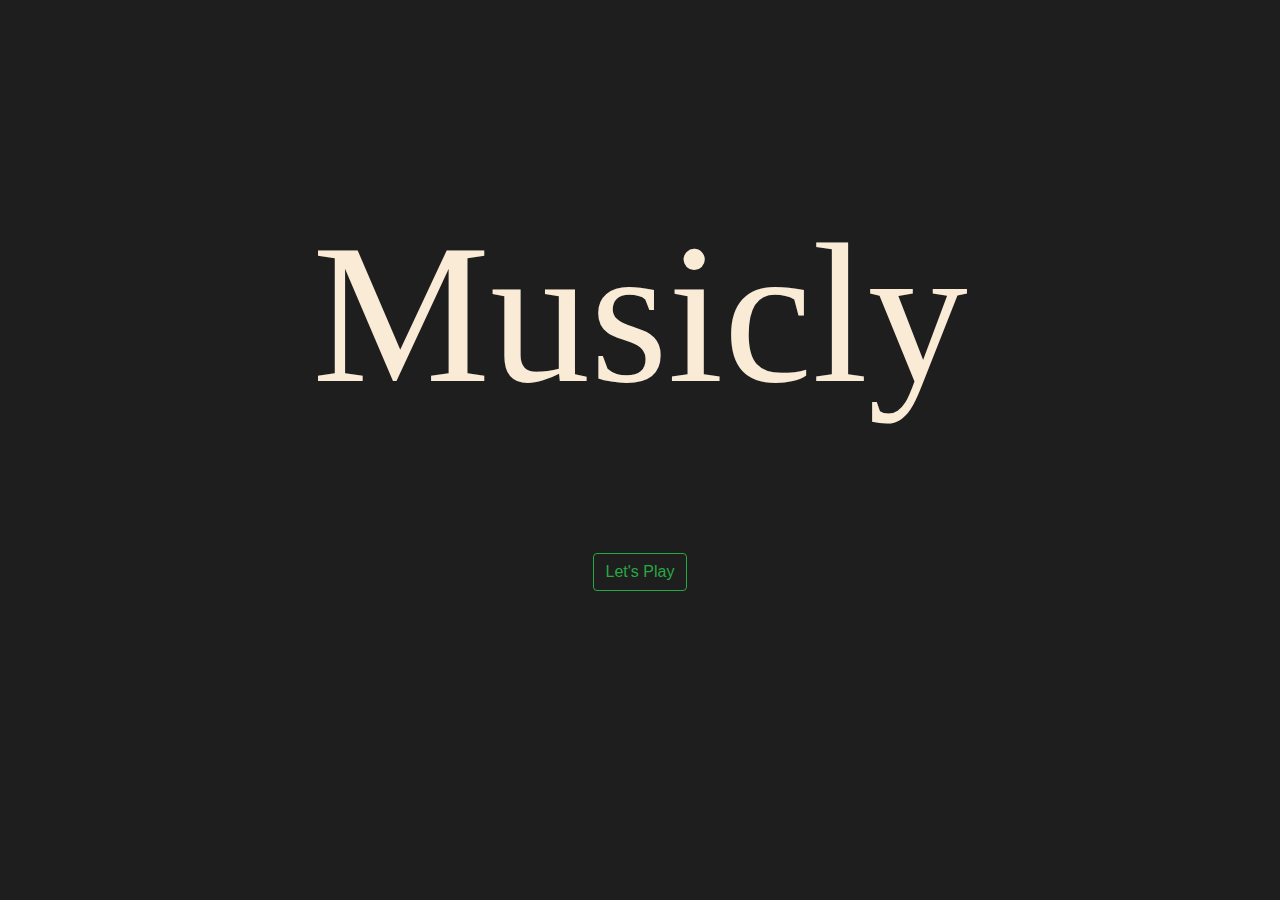
<file: MUSICLY/index.html>
<!DOCTYPE html>
<html lang="en">
      <head>
            <meta charset="utf-8">
            <meta name="viewport" content="width=device-width, initial-scale=1">
            <title>Musicly</title>
            <link rel="icon" type="image/gif/png" href="images/68.png">
            <link rel="stylesheet" href="https://maxcdn.bootstrapcdn.com/bootstrap/4.4.1/css/bootstrap.min.css">
            <link rel="stylesheet" href="css/index.css">
            <link rel="stylesheet" href="css/slide.css">
      </head>
      <body>
            <div class="container" id="heads">
                  <h1>Musicly</h1>
            </div><br><br><br><br>
            <div id="btns">
                  <a href="html/inde.html"><button class="btn btn-outline-success">Let's Play</button></a>
            </div>
      </body>
</html>
</file>
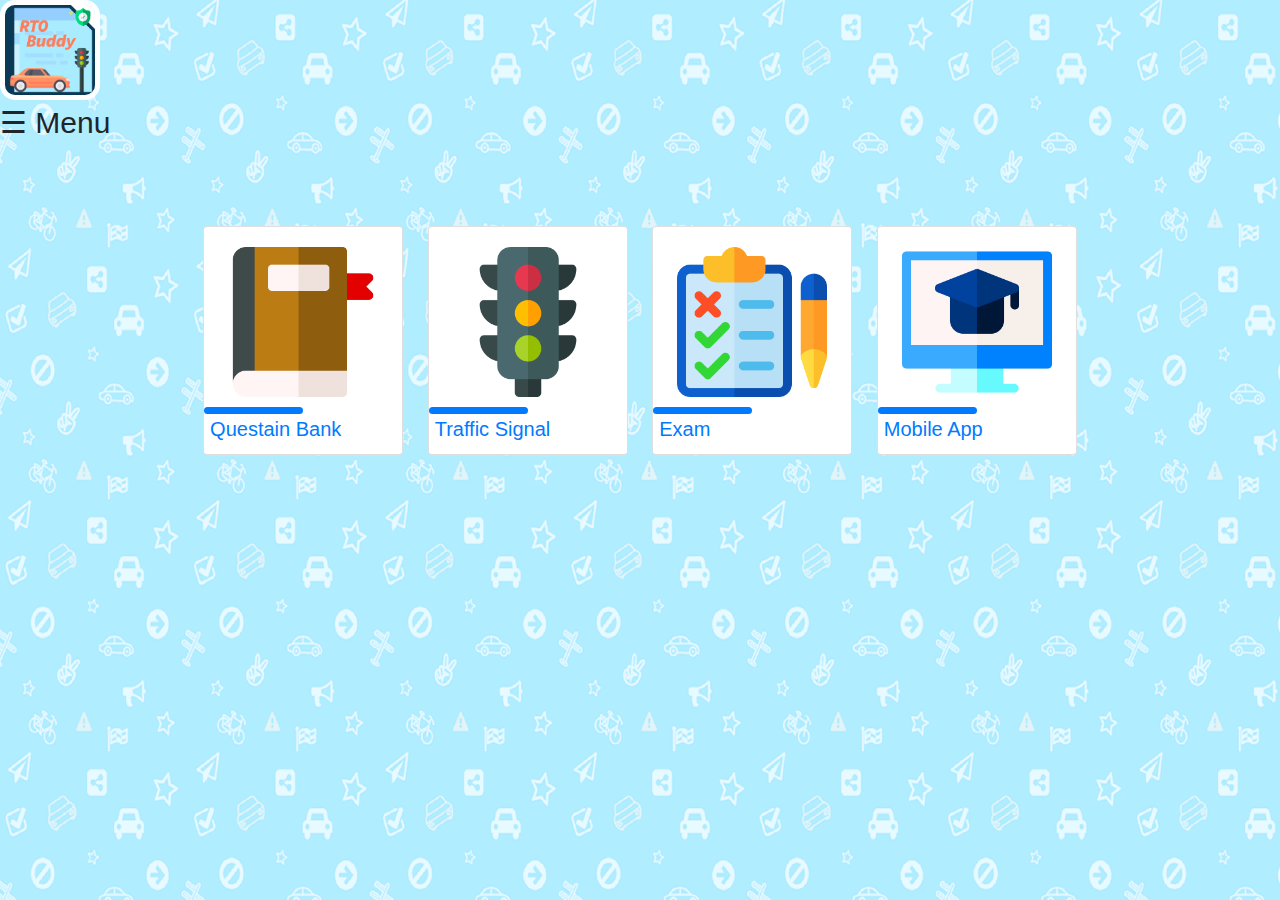
<file: RTOBUDDY/index.html>
<!DOCTYPE html>
<html>
    <head>

        <meta charset="utf-8">
        <meta name="viewport" content="width=device-width, initial-scale=1">
        <title>Rto Buddy</title>
        <link rel="icon" type="image/gif/png" href="image/logo_22.png">
        <link rel="stylesheet" href="https://maxcdn.bootstrapcdn.com/bootstrap/4.3.1/css/bootstrap.min.css">
  	    <script src="https://ajax.googleapis.com/ajax/libs/jquery/3.4.1/jquery.min.js"></script>
  	    <script src="https://cdnjs.cloudflare.com/ajax/libs/popper.js/1.14.7/umd/popper.min.js"></script>
        <script src="https://maxcdn.bootstrapcdn.com/bootstrap/4.3.1/js/bootstrap.min.js"></script>


        <link rel="stylesheet" type="text/css" href="homepage.css">   
        <link rel="stylesheet" type="text/css" href="slide.css">

        <script type="text/javascript" src="slide.js"></script>
    </head>
    <body>
        <div class="all" id="all">
            <div id="mySidenav" class="sidenav">
            <a href="javascript:void(0)" class="closebtn" onclick="closeNav()">&times;</a>
            <a href="index.html">HOME</a>
            <a href="question.html">QUESTION BANK</a>
            <a href="traffic.html">TRAFFIC SIGNAL</a>
            <a href="exam.html">EXAM</a>
            <a href="mobileapp.html">MOBILE APP</a>
            </div>
            <div id="main">
            <img src="image/logo_22.png" alt="img" id="logo"><br>
            <span id="open" onclick="openNav()">&#9776; Menu</span><br>
            </div>
        </div> 
        
        


        <div id="box">
            <div class="flex-container">
                        <div class="card" id="card1">
                            <div id="imgdiv">
                                <img src="image/agenda.png">
                            </div>
                            <div id="prolink">  
                                <div class="progress" id="progress">
                                    <div class="progress-bar bg-primary" id="progressbar"></div>
                                </div>
                                <a href="question.html" id="alink" class="stretched-link">Questain Bank</a>
                            </div>
                        </div>
                        <div class="card" id="card2">
                            <div id="imgdiv">
                                <img src="image/trafficlight.png">
                            </div>
                            <div id="prolink">  
                                <div class="progress" id="progress">
                                    <div class="progress-bar bg-primary" id="progressbar"></div>
                                </div>
                                <a href="traffic.html" id="alink" class="stretched-link">Traffic Signal</a>
                            </div>
                        </div>
                        <div class="card" id="card3">
                            <div id="imgdiv">
                                <img src="image/test.png">
                            </div>
                            <div id="prolink">  
                                <div class="progress" id="progress">
                                    <div class="progress-bar bg-primary" id="progressbar"></div>
                                </div>
                                <a href="exam.html" id="alink" class="stretched-link">Exam</a>
                            </div>
                        </div>
                        <div class="card" id="card4">
                            <div id="imgdiv">
                                <img src="image/onlinelearning.png">
                            </div>
                            <div id="prolink">  
                                <div class="progress" id="progress">
                                    <div class="progress-bar bg-primary" id="progressbar"></div>
                                </div>
                                <a href="mobileapp.html" id="alink" class="stretched-link">Mobile App</a>
                            </div>
                        </div>
                    </div>
        </div>    
    </body>

</html>
</file>
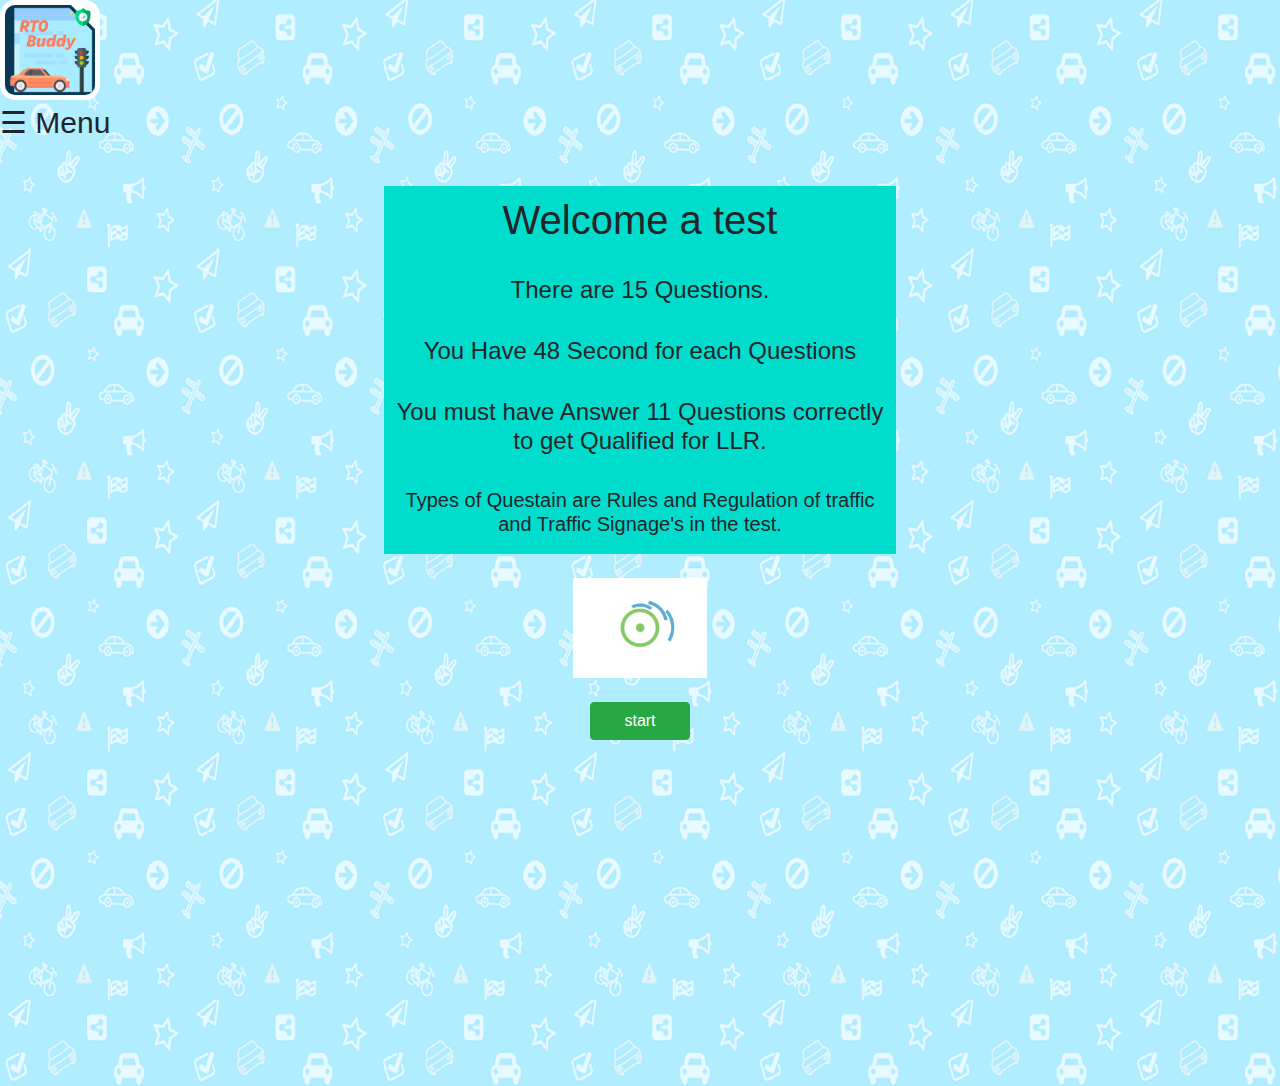
<file: RTOBUDDY/exam.html>
<!DOCTYPE html>
<html>
    <head>

        <meta charset="utf-8">
        <meta name="viewport" content="width=device-width, initial-scale=1">
        <title>New Rto App</title>
        <link rel="icon" type="image/gif/png" href="image/logo_22.png">
        <link rel="stylesheet" href="https://maxcdn.bootstrapcdn.com/bootstrap/4.3.1/css/bootstrap.min.css">
        <script src="https://ajax.googleapis.com/ajax/libs/jquery/3.4.1/jquery.min.js"></script>
        <script src="https://cdnjs.cloudflare.com/ajax/libs/popper.js/1.14.7/umd/popper.min.js"></script>
        <script src="https://maxcdn.bootstrapcdn.com/bootstrap/4.3.1/js/bootstrap.min.js"></script>
        <link rel="stylesheet" type="text/css" href="slide.css">
        <script type="text/javascript" src="slide.js"></script>
        <link rel="stylesheet" type="text/css" href="question.css">
        <link rel="stylesheet" type="text/css" href="exam.css">
    </head>
    <body>
            <div class="all">
                <div id="mySidenav" class="sidenav">
                <a href="javascript:void(0)" class="closebtn" onclick="closeNav()">&times;</a>
                <a href="index.html">HOME</a>
                <a href="question.html">QUESTION BANK</a>
                <a href="traffic.html">TRAFFIC SIGNAL</a>
                <a href="exam.html">EXAM</a>
                <a href="mobileapp.html">MOBILE APP</a>
                </div>
                <div id="main">
                <img src="image/logo_22.png" alt="img" id="logo"><br>
                <span id="open" onclick="openNav()">&#9776; Menu</span><br>
                </div>
            </div> 
            <br>
            <div id="animated">
                <div id="exam_detail">
                    <h1>Welcome a test</h1><br>
                    <h4>There are 15 Questions.</h4><br>
                    <h4>You Have 48 Second for each Questions</h4><br>
                    <h4>You must have Answer 11 Questions correctly to get Qualified for LLR.</h4><br>
                    <h5>Types of Questain are Rules and Regulation of traffic and Traffic Signage's in the test. </h5>
                </div>
                <br>
                <div>
                    <img src="image/18.gif" style="height: 100px;widows: 100px;">
                </div>
                <div>
                    <br><a href="exam2.html"><button onclick="gen()" id="start" href="" class="btn btn btn-success">start</button></a>
                </div>
            </div>
            <!-- <script>
                function submitPoll(start){
                    document.getElementById("start").style.disabled;
                    document.getElementById("start").delay(5000).disabled = false;
                }
            </script> -->
    </body>
</html>
</file>
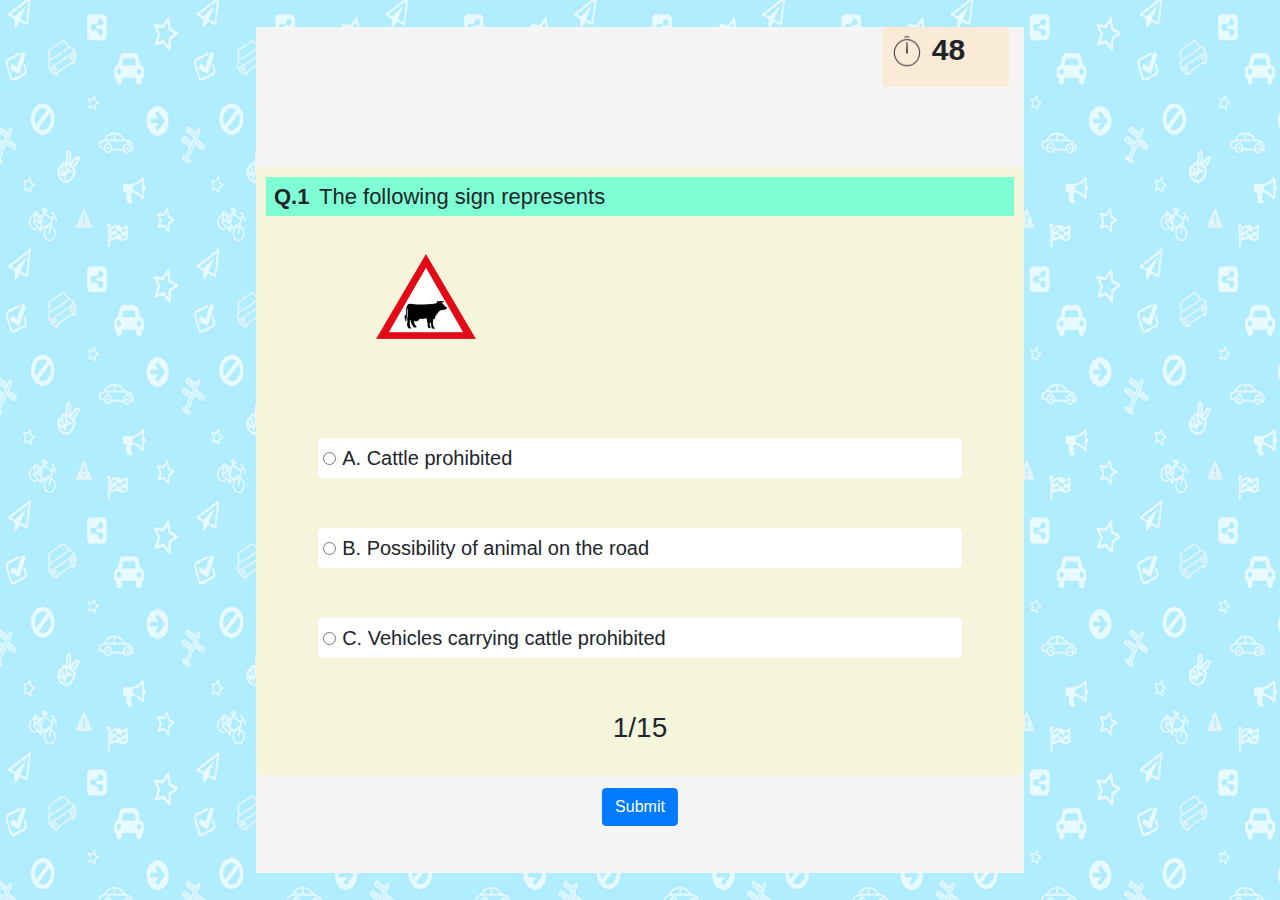
<file: RTOBUDDY/exam2.html>
<!DOCTYPE html>
<html>
    <head>
        <meta charset="utf-8">
        <meta name="viewport" content="width=device-width, initial-scale=1">
        <title>New Rto App</title>
        <link rel="icon" type="image/gif/png" href="image/logo_22.png">
        <link rel="stylesheet" href="https://maxcdn.bootstrapcdn.com/bootstrap/4.3.1/css/bootstrap.min.css">
        <script src="https://ajax.googleapis.com/ajax/libs/jquery/3.4.1/jquery.min.js"></script>
        <script src="https://cdnjs.cloudflare.com/ajax/libs/popper.js/1.14.7/umd/popper.min.js"></script>
        <script src="https://maxcdn.bootstrapcdn.com/bootstrap/4.3.1/js/bootstrap.min.js"></script>
        <link rel="stylesheet" type="text/css" href="slide.css">
        <link rel="stylesheet" type="text/css" href="question.css">        
        <script type="text/javascript" src="Que.js"></script>
        <script type="text/javascript" src="timer2.js"></script>
        <link rel="stylesheet" type="text/css" href="exam2.css">
    </head>
    <body onload="gen()">
        <div id="main">
                <div id="cor" class="rounded-lg">

                </div>
                <div id="time" class="rounded-right">
                    <div id="min">48</div>
                </div>
                <div id="clock" class="rounded-left">
                        <img src="image/clock.png" id="clock2">
                </div>
            <div id="content" class="rounded-lg">
                <div class="set rounded-lg" id="set">
                    <div  class="Que rounded-lg" id="Que">
                        <div id="noqu" class="Que">
                            <div class="no" ><strong id="no"></strong></div>
                            <div class="q" id="question"></div>
                        </div>
                        <div id="imgdiv"><img id="img"></div>
                    </div>
                    <div class="rounded-lg" id="mcq">
                        <label class="op radio rounded-lg" id="label1"><input type="radio" name="option" value="a" id="op1" ><span id="opt1" for="op1"></span></label>
                        <label class="op radio rounded-lg" id="label2"><input type="radio" name="option" value="b" id="op2"><span id="opt2" for="op2"></span></label>
                        <label class="op radio rounded-lg" id="label3"><input type="radio" name="option" value="c" id="op3"><span id="opt3" for="op3"></span></label>  
                    </div><br>
                    <div id="navig">
                        <h3 id="num"></h3>
                    </div>
                </div>
                <div id="but">
                    <button onclick="checknull()" class="btn btn-primary" id="submit">Submit</button>
                    <button onclick="gen()" class="btn btn-primary" id="next">next que</button>
                    <button onclick="result()" id="result" class="btn btn btn-outline-success">Result</button>
                </div>
            </div>
        </div>
        <div id="resultsec">

            <div id="correctans" class="rounded-lg">0<br>Right</div>
            <div id="wrongans" class="rounded-lg">0<br>Wrong</div>
            <div id="quesection" class="rounded-lg">
            <div class="set rounded-lg">
                <div  class="Que rounded-lg">
                    <div class="no"><strong id="1no"></strong></div>
                    <div class="q" id="1que"></div>
                    <div id="1imgdiv"><img id="1img"></div>
                </div>
                <div class=" mcq rounded-lg">
                    <li class="rounded-top" id="1opt1">A.</li>
                    <li id="1opt2">B.</li>
                    <li class="rounded-bottom" id="1opt3">C.</li>                                    
                </div>
            </div>
            
            <div class="set rounded-lg">
                <div  class="Que rounded-lg">
                    <div class="no"><strong id="2no"></strong></div>
                    <div class="q" id="2que"></div>
                    <div id="2imgdiv"><img id="2img"></div>
                </div>
                <div class=" mcq rounded-lg">
                    <li class="rounded-top" id="2opt1">A.</li>
                    <li id="2opt2">B.</li>
                    <li class="rounded-bottom" id="2opt3">C.</li>                                    
                </div>
            </div>

            <div class="set rounded-lg">
                <div  class="Que rounded-lg">
                    <div class="no" ><strong id="3no"></strong></div>
                    <div class="q" id="3que"></div>
                    <div id="3imgdiv"><img id="3img"></div>
                </div>
                <div class=" mcq rounded-lg">
                    <li class="rounded-top" id="3opt1">A.</li>
                    <li id="3opt2">B.</li>
                    <li class="rounded-bottom" id="3opt3">C.</li>                                    
                </div>
            </div>

            <div class="set rounded-lg">
                <div  class="Que rounded-lg">
                    <div class="no"><strong id="4no"></strong></div>
                    <div class="q" id="4que"></div>
                    <div id="4imgdiv"><img id="4img"></div>
                </div>
                <div class=" mcq rounded-lg">
                    <li class="rounded-top" id="4opt1">A.</li>
                    <li id="4opt2">B.</li>
                    <li class="rounded-bottom" id="4opt3">C.</li>                                    
                </div>
            </div>

            <div class="set rounded-lg">
                <div  class="Que rounded-lg">
                    <div class="no"><strong id="5no"></strong></div>
                    <div class="q" id="5que"></div>
                    <div id="5imgdiv"><img id="5img"></div>
                </div>
                <div class=" mcq rounded-lg">
                    <li class="rounded-top" id="5opt1">A.</li>
                    <li id="5opt2">B.</li>
                    <li class="rounded-bottom" id="5opt3">C.</li>                                    
                </div>
            </div>

            <div class="set rounded-lg">
                <div  class="Que rounded-lg">
                    <div class="no" ><strong id="6no"></strong></div>
                    <div class="q" id="6que"></div>
                    <div id="6imgdiv"><img id="6img"></div>
                </div>
                <div class=" mcq rounded-lg">
                    <li class="rounded-top" id="6opt1">A.</li>
                    <li id="6opt2">B.</li>
                    <li class="rounded-bottom" id="6opt3">C.</li>                                    
                </div>
            </div>

            <div class="set rounded-lg">
                <div  class="Que rounded-lg">
                    <div class="no"><strong id="7no"></strong></div>
                    <div class="q" id="7que"></div>
                    <div id="7imgdiv"><img id="7img"></div>
                </div>
                <div class=" mcq rounded-lg">
                    <li class="rounded-top" id="7opt1">A.</li>
                    <li id="7opt2">B.</li>
                    <li class="rounded-bottom" id="7opt3">C.</li>                                    
                </div>
            </div>
            
            <div class="set rounded-lg">
                <div  class="Que rounded-lg">
                    <div class="no"><strong id="8no"></strong></div>
                    <div class="q" id="8que"></div>
                    <div id="8imgdiv"><img id="8img"></div>
                </div>
                <div class=" mcq rounded-lg">
                    <li class="rounded-top" id="8opt1">A.</li>
                    <li id="8opt2">B.</li>
                    <li class="rounded-bottom" id="8opt3">C.</li>                                  
                </div>
            </div>

            <div class="set rounded-lg">
                <div  class="Que rounded-lg">
                    <div class="no" ><strong id="9no"></strong></div>
                    <div class="q" id="9que"></div>
                    <div id="9imgdiv"><img id="9img"></div>
                </div>
                <div class=" mcq rounded-lg">
                    <li class="rounded-top" id="9opt1">A.</li>
                    <li id="9opt2">B.</li>
                    <li class="rounded-bottom" id="9opt3">C.</li>                                    
                </div>
            </div>

            <div class="set rounded-lg">
                <div  class="Que rounded-lg">
                    <div class="no"><strong id="10no"></strong></div>
                    <div class="q" id="10que"></div>
                    <div id="10imgdiv"><img id="10img"></div>
                </div>
                <div class=" mcq rounded-lg">
                    <li class="rounded-top" id="10opt1">A.</li>
                    <li id="10opt2">B.</li>
                    <li class="rounded-bottom" id="10opt3">C.</li>                                    
                </div>
            </div>
            <div class="set rounded-lg">
                <div  class="Que rounded-lg">
                    <div class="no"><strong id="11no"></strong></div>
                    <div class="q" id="11que"></div>
                    <div id="11imgdiv"><img id="11img"></div>
                </div>
                <div class=" mcq rounded-lg">
                    <li class="rounded-top" id="11opt1">A.</li>
                    <li id="11opt2">B.</li>
                    <li class="rounded-bottom" id="11opt3">C.</li>                                    
                </div>
            </div>

            <div class="set rounded-lg">
                <div  class="Que rounded-lg">
                    <div class="no" ><strong id="12no"></strong></div>
                    <div class="q" id="12que"></div>
                    <div id="12imgdiv"><img id="12img"></div>
                </div>
                <div class=" mcq rounded-lg">
                    <li class="rounded-top" id="12opt1">A.</li>
                    <li id="12opt2">B.</li>
                    <li class="rounded-bottom" id="12opt3">C.</li>                                    
                </div>
            </div>

            <div class="set rounded-lg">
                <div  class="Que rounded-lg">
                    <div class="no"><strong id="13no"></strong></div>
                    <div class="q" id="13que"></div>
                    <div id="13imgdiv"><img id="13img"></div>
                </div>
                <div class=" mcq rounded-lg">
                    <li class="rounded-top" id="13opt1">A.</li>
                    <li id="13opt2">B.</li>
                    <li class="rounded-bottom" id="13opt3">C.</li>
                </div>                                  
            </div>

            <div class="set rounded-lg">
                <div  class="Que rounded-lg">
                    <div class="no"><strong id="14no"></strong></div>
                    <div class="q" id="14que"></div>
                    <div id="14imgdiv"><img id="14img"></div>
                </div>
                <div class=" mcq rounded-lg">
                    <li class="rounded-top" id="14opt1">A.</li>
                    <li id="14opt2">B.</li>
                    <li class="rounded-bottom" id="14opt3">C.</li>
                </div>                                  
            </div>
            
            <div class="set rounded-lg">
                <div  class="Que rounded-lg">
                    <div class="no"><strong id="15no"></strong></div>
                    <div class="q" id="15que"></div>
                    <div id="15imgdiv"><img id="15img"></div>
                </div>
                <div class=" mcq rounded-lg">
                    <li class="rounded-top" id="15opt1">A.</li>
                    <li id="15opt2">B.</li>
                    <li class="rounded-bottom" id="15opt3">C.</li>
                </div>                                  
            </div>
        
        <br>
        <div>
            <a href="exam.html"><button id="restart" class="btn btn-primary">Restart</button></a>
            <a href="index.html"><button id="homes" class="btn btn-primary">Home</button></a></div><br><br>
        </div><br>
        </div> 
            <script type="text/javascript" src="exam.js"></script>
    </body>
</html>
</file>
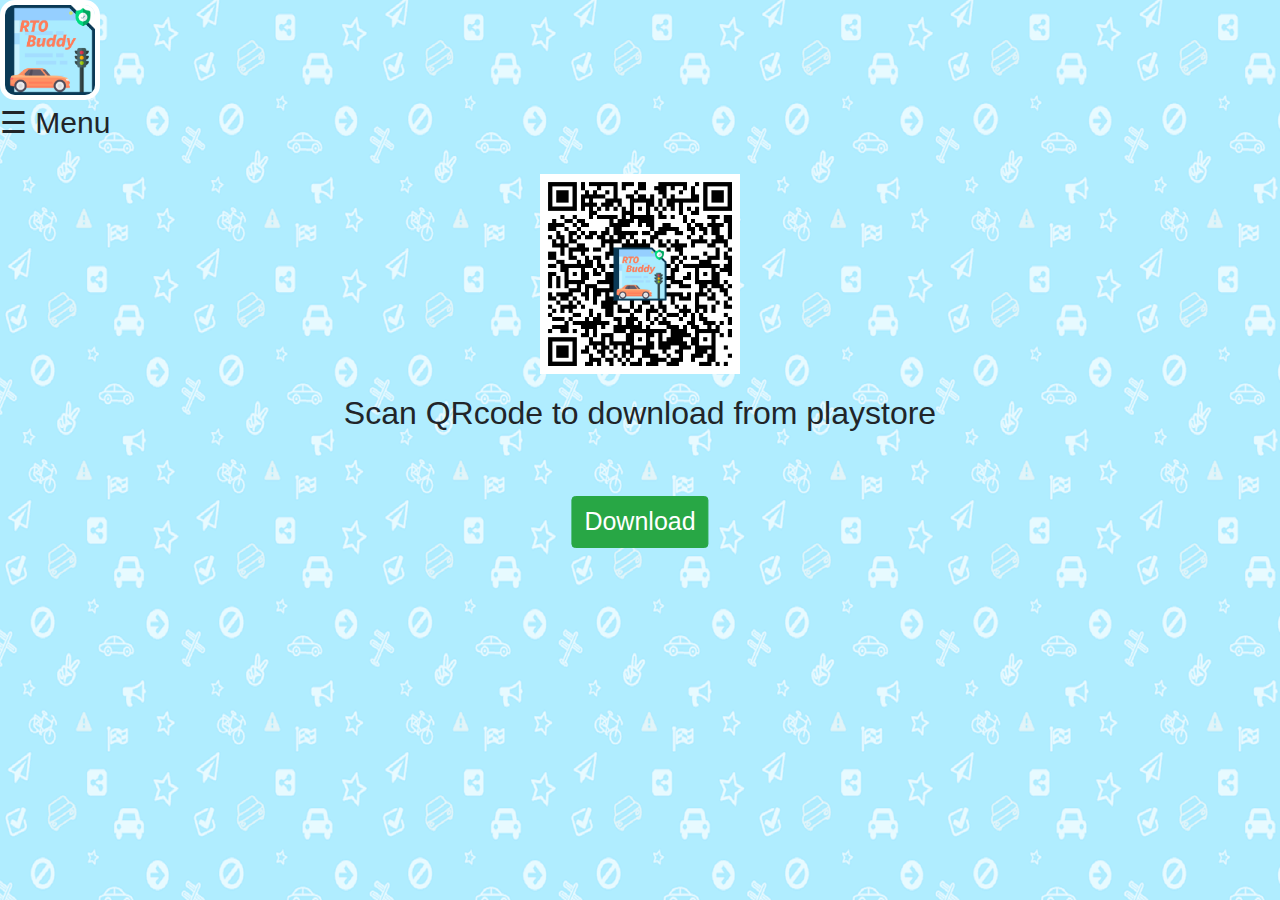
<file: RTOBUDDY/mobileapp.html>
<!DOCTYPE html>
<html>
    <head>
        <meta charset="utf-8">
        <meta name="viewport" content="width=device-width, initial-scale=1">
        <title>
            Mobile app
        </title>
        <link rel="stylesheet" href="https://maxcdn.bootstrapcdn.com/bootstrap/4.3.1/css/bootstrap.min.css">
        <link rel="icon" type="image/gif/png" href="image/logo_22.png">
        <link rel="stylesheet" type="text/css" href="slide.css">
        <script type="text/javascript" src="slide.js"></script>
        <style>
        
            #QR{
                display: flex;
                height: 300px;
                width: 80%;
                justify-content: center;
                align-items: center;
                margin: 0% auto;
            }
            #QRimg{
                height: 200px;
                width: 200px;
            }
            #QRbtndiv{
                width: 100%;
                margin-top: 0%;
            }
            h2{
                left: 50%;
                width: 60%;
                transform: translateX(-50%);
                position: absolute;
                text-align: center;
                margin-top:-30px;
            }
            #QRbtn{
                left: 50%;
                transform: translateX(-50%);
                position: absolute;
                margin-top: 0px;
                font-size: 25px;
            }
            @media screen and (max-width: 750px) and (orientation: portrait){
                #QRbtn{margin-top: 0px;}
                h2{font-size: 25px;width: 80%;}    
            }
        </style>
    </head>
    <body>
        <div class="all">
            <div id="mySidenav" class="sidenav">
            <a href="javascript:void(0)" class="closebtn" onclick="closeNav()">&times;</a>
            <a href="index.html">HOME</a>
            <a href="question.html">QUESTION BANK</a>
            <a href="traffic.html">TRAFFIC SIGNAL</a>
            <a href="exam.html">EXAM</a>
            <a href="#">MOBILE APP</a>
            </div>
            <div id="main">
            <img src="image/logo_22.png" alt="img" id="logo"><br>
            <span id="open" onclick="openNav()">&#9776; Menu</span><br>
            </div>
        </div> 
        <div id="QR">
            <img src="image/QRlogo.png" id="QRimg"> 
        </div>
        <h2>Scan QRcode to download from playstore</h2> <br><br><br>
        <div id="QRbtndiv">
                <a href="https://play.google.com/store/apps/details?id=com.devsoftzz.rto" target="_blank"><button id="QRbtn" class="btn btn-success">Download</button></a>
        </div>
    </body>
</html>
</file>
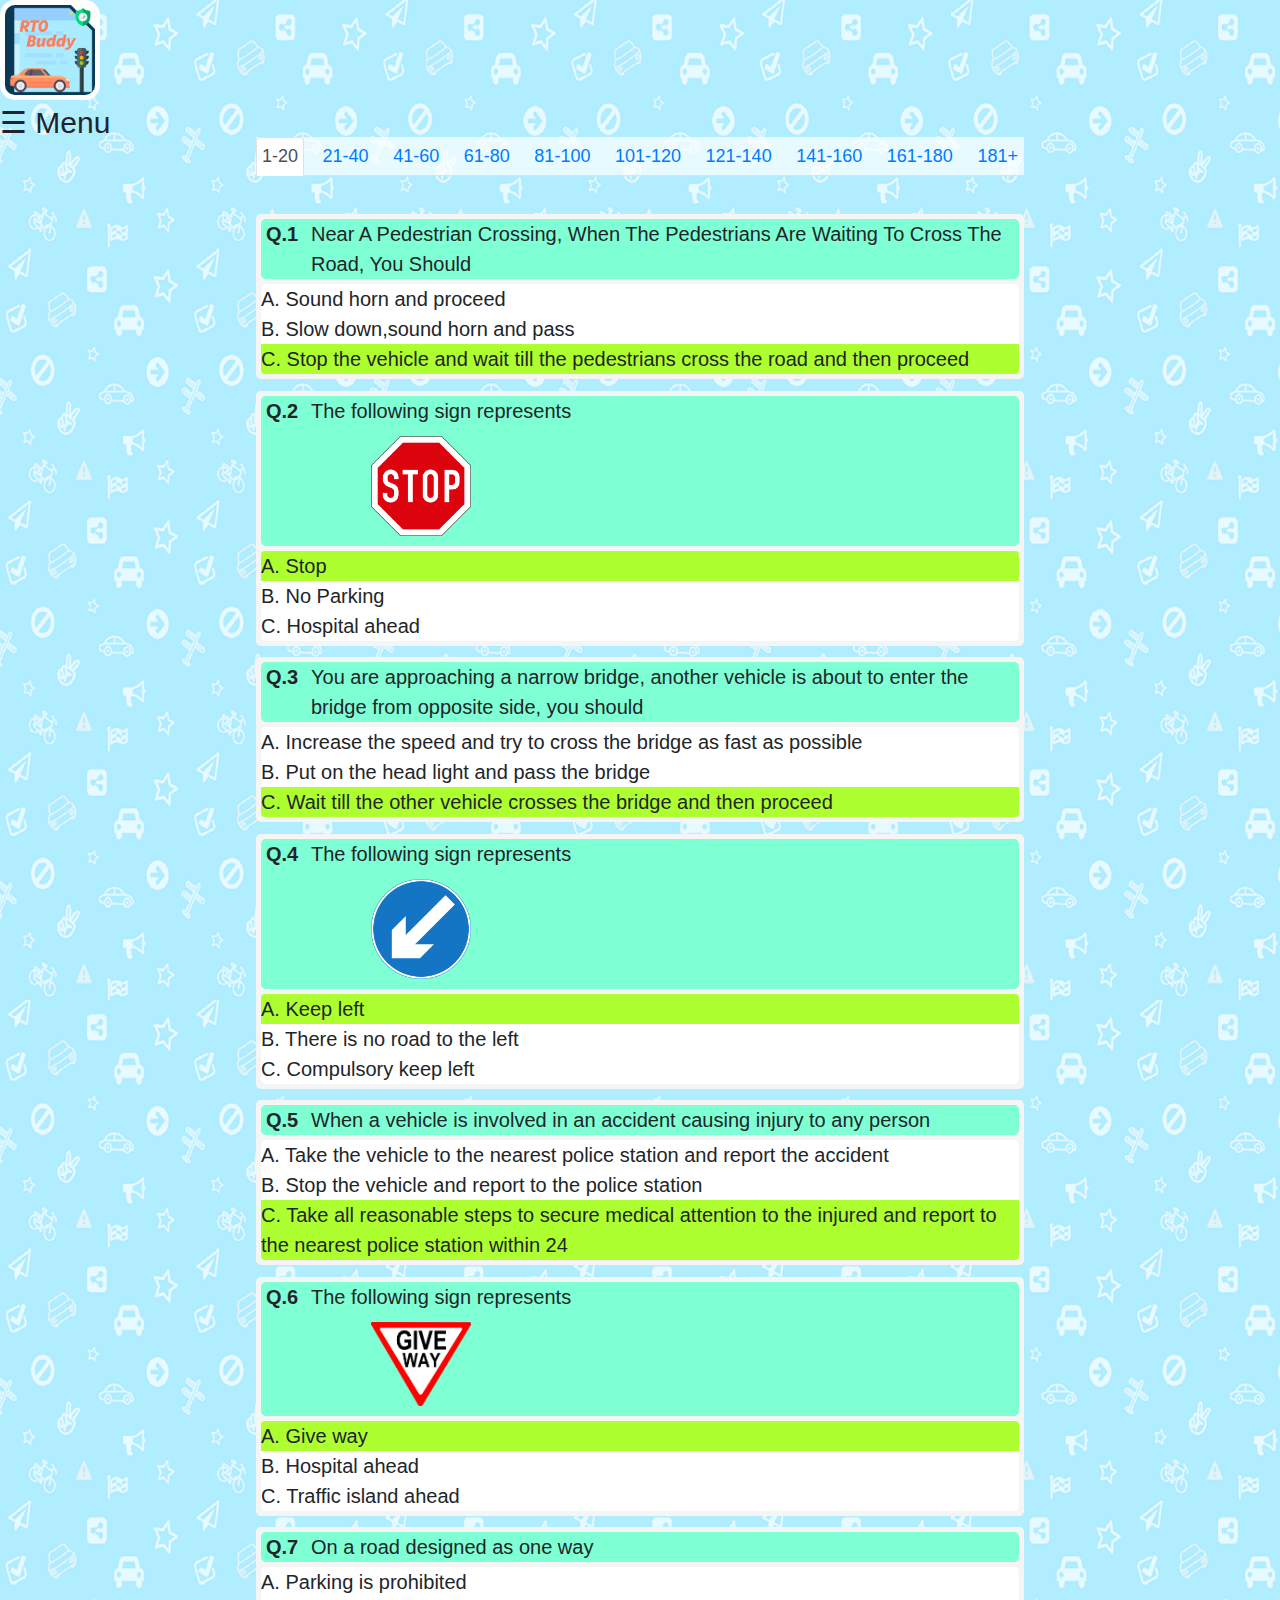
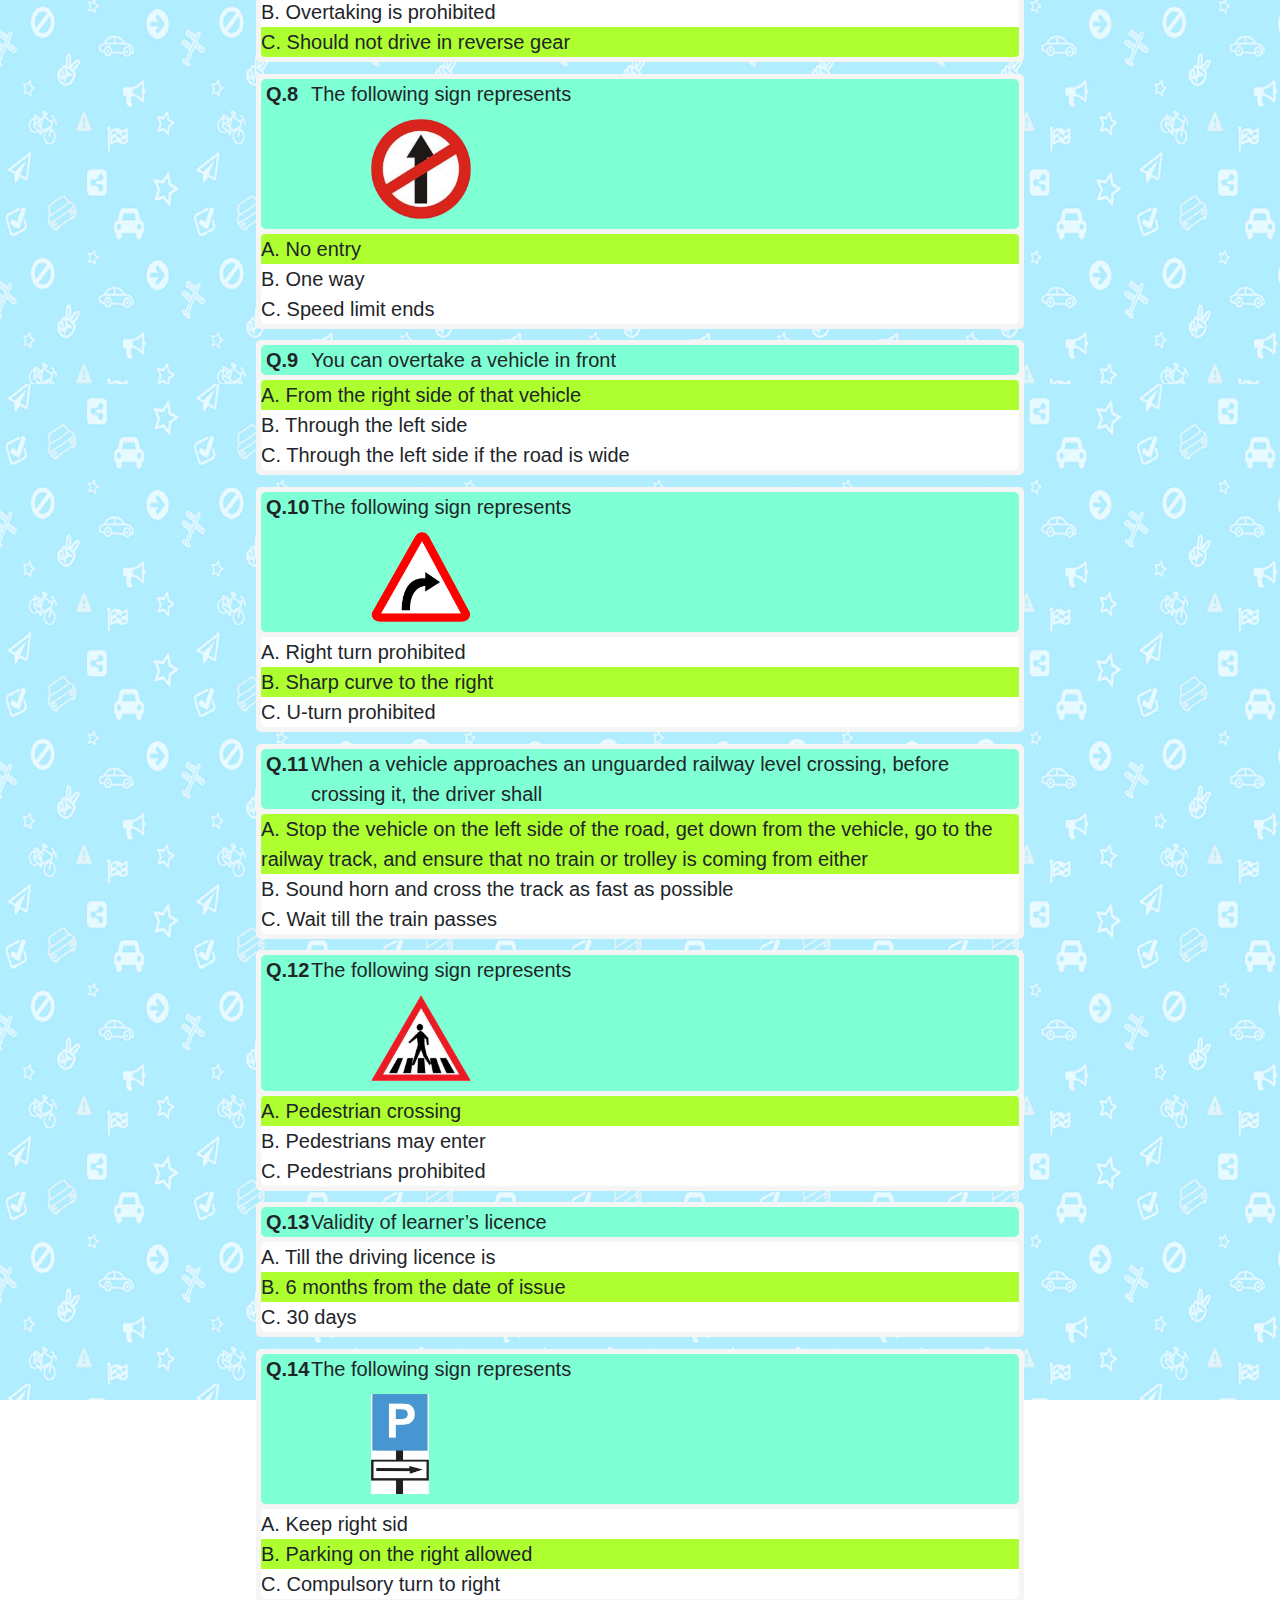
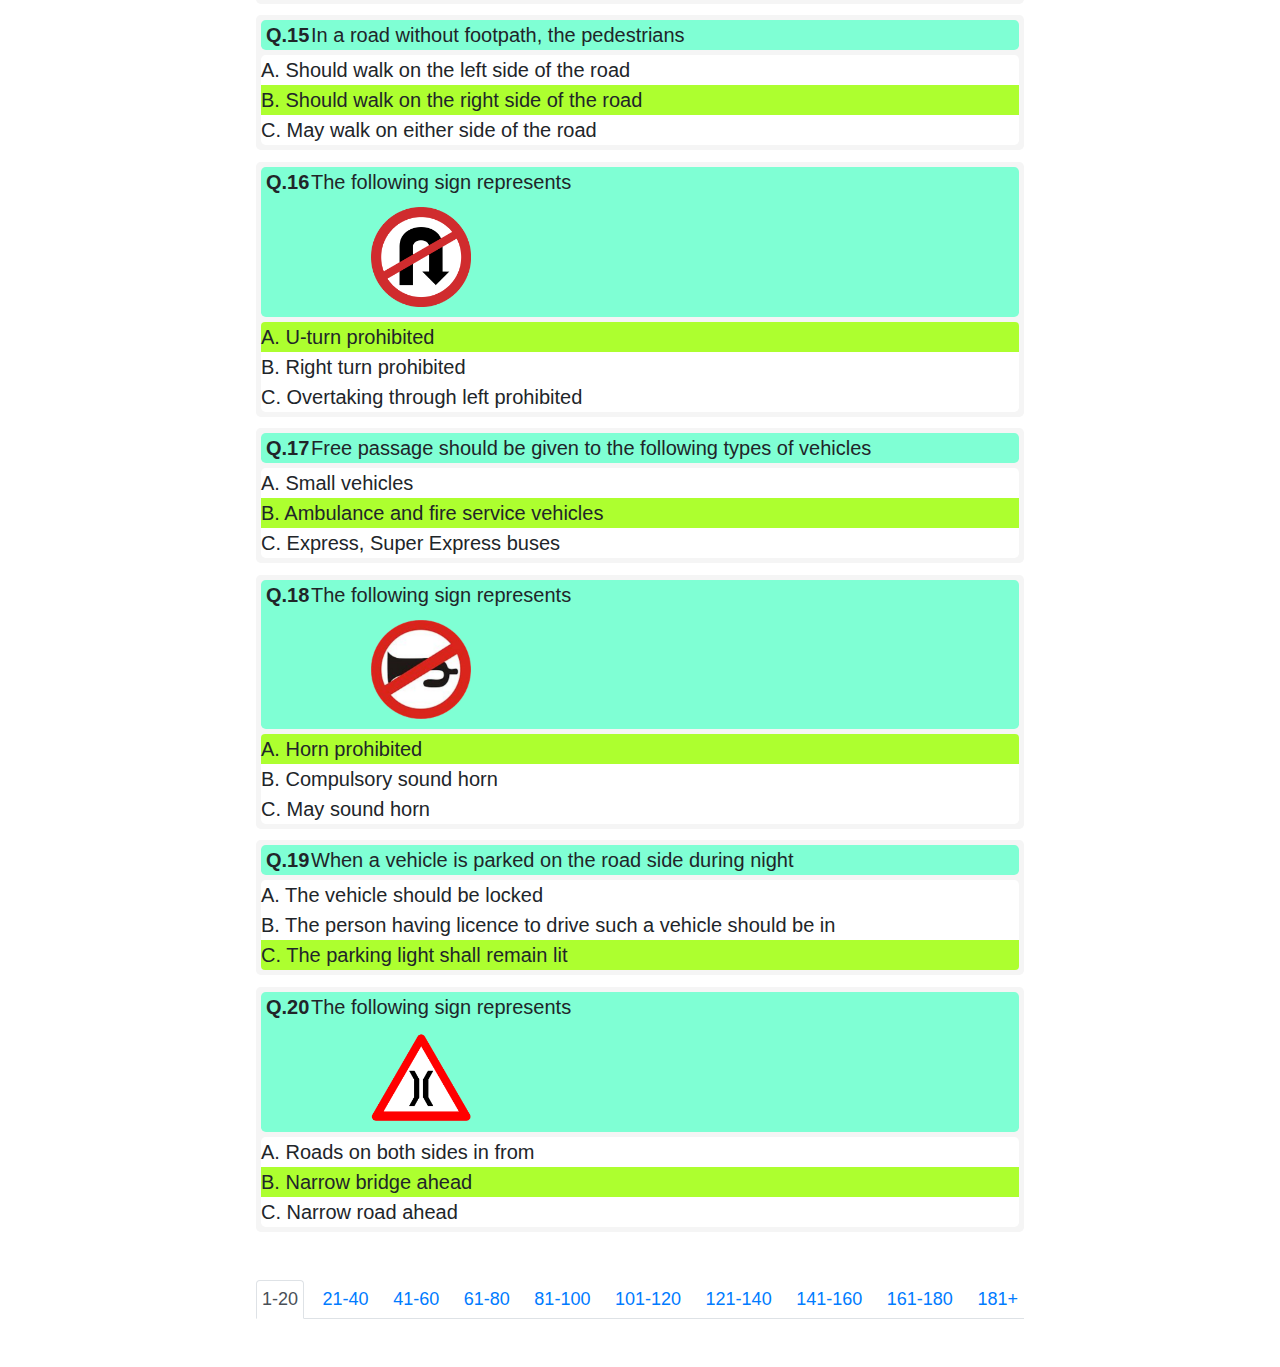
<file: RTOBUDDY/question.html>
<html>
    <head>
        
        <meta charset="utf-8">
        <meta name="viewport" content="width=device-width, initial-scale=1">
        <title>question Bank</title>
        <link rel="icon" type="image/gif/png" href="image/logo_22.png">
        <link rel="stylesheet" href="https://maxcdn.bootstrapcdn.com/bootstrap/4.3.1/css/bootstrap.min.css">
  	    <script src="https://ajax.googleapis.com/ajax/libs/jquery/3.4.1/jquery.min.js"></script>
  	    <script src="https://cdnjs.cloudflare.com/ajax/libs/popper.js/1.14.7/umd/popper.min.js"></script>
        <script src="https://maxcdn.bootstrapcdn.com/bootstrap/4.3.1/js/bootstrap.min.js"></script>
        <link rel="stylesheet" type="text/css" href="slide.css">
        <link rel="stylesheet" type="text/css" href="question.css">
        <script type="text/javascript" src="slide.js"></script>
        <script type="text/javascript" src="Que.js"></script>

    </head>
    <body>
        <div class="all">
            <div id="mySidenav" class="sidenav">
            <a href="javascript:void(0)" class="closebtn" onclick="closeNav()">&times;</a>
            <a href="index.html">HOME</a>
            <a href="question.html">QUESTION BANK</a>
            <a href="traffic.html">TRAFFIC SIGNAL</a>
            <a href="exam.html">EXAM</a>
            <a href="mobileapp.html">MOBILE APP</a>
            </div>
            <div id="main">
            <img src="image/logo_22.png" alt="img" id="logo"><br>
            <span id="open" onclick="openNav()">&#9776; Menu</span><br>
            </div>
        </div> 

        
        <ul class="nav nav-tabs" id="navlist">
            <li class="nav-item">
              <a class="nav-link active" data-toggle="tab"  href="#up20" >1-20</a>
            </li>
            <li class="nav-item">
              <a class="nav-link" data-toggle="tab" href="#up40" >21-40</a>
            </li>
            <li class="nav-item">
              <a class="nav-link" data-toggle="tab" href="#up60">41-60</a>
            </li>
            <li class="nav-item">
                <a class="nav-link" data-toggle="tab" href="#up80" >61-80</a>
              </li>
              <li class="nav-item">
                <a class="nav-link" data-toggle="tab" href="#up100">81-100</a>
              </li>
              <li class="nav-item">
                <a class="nav-link" data-toggle="tab"  href="#up120" >101-120</a>
              </li>
              <li class="nav-item">
                <a class="nav-link" data-toggle="tab" href="#up140" >121-140</a>
              </li>
              <li class="nav-item">
                <a class="nav-link" data-toggle="tab" href="#up160">141-160</a>
              </li>
              <li class="nav-item">
                  <a class="nav-link" data-toggle="tab" href="#up180" >161-180</a>
                </li>
                <li class="nav-item">
                  <a class="nav-link" data-toggle="tab" href="#other">181+</a>
                </li>
          </ul>


            <div id="Question" class="rounded-lg">
                

                
                <div class="tab-content">
                    <div id="up20" class="tab-pane active">
                        
                        <div class="set rounded-lg">
                            <div  class="Que rounded-lg">
                                <div class="no" ><strong id="0no"></strong></div>
                                <div class="q" id="0que"></div>
                                <div id="0imgdiv"><img id="0img"></div>
                            </div>
                            <div class=" mcq rounded-lg">
                                <li class="rounded-top" id="0opt1">A.</li>
                                <li id="0opt2">B.</li>
                                <li class="rounded-bottom" id="0opt3">C.</li>                                    
                            </div>
                        </div>

                        <div class="set rounded-lg">
                            <div  class="Que rounded-lg">
                                <div class="no"><strong id="1no"></strong></div>
                                <div class="q" id="1que"></div>
                                <div id="1imgdiv"><img id="1img"></div>
                            </div>
                            <div class=" mcq rounded-lg">
                                <li class="rounded-top" id="1opt1">A.</li>
                                <li id="1opt2">B.</li>
                                <li class="rounded-bottom" id="1opt3">C.</li>                                    
                            </div>
                        </div>
                        
                        <div class="set rounded-lg">
                            <div  class="Que rounded-lg">
                                <div class="no"><strong id="2no"></strong></div>
                                <div class="q" id="2que"></div>
                                <div id="2imgdiv"><img id="2img"></div>
                            </div>
                            <div class=" mcq rounded-lg">
                                <li class="rounded-top" id="2opt1">A.</li>
                                <li id="2opt2">B.</li>
                                <li class="rounded-bottom" id="2opt3">C.</li>                                    
                            </div>
                        </div>

                        <div class="set rounded-lg">
                            <div  class="Que rounded-lg">
                                <div class="no" ><strong id="3no"></strong></div>
                                <div class="q" id="3que"></div>
                                <div id="3imgdiv"><img id="3img"></div>
                            </div>
                            <div class=" mcq rounded-lg">
                                <li class="rounded-top" id="3opt1">A.</li>
                                <li id="3opt2">B.</li>
                                <li class="rounded-bottom" id="3opt3">C.</li>                                    
                            </div>
                        </div>

                        <div class="set rounded-lg">
                            <div  class="Que rounded-lg">
                                <div class="no"><strong id="4no"></strong></div>
                                <div class="q" id="4que"></div>
                                <div id="4imgdiv"><img id="4img"></div>
                            </div>
                            <div class=" mcq rounded-lg">
                                <li class="rounded-top" id="4opt1">A.</li>
                                <li id="4opt2">B.</li>
                                <li class="rounded-bottom" id="4opt3">C.</li>                                    
                            </div>
                        </div>

                        <div class="set rounded-lg">
                            <div  class="Que rounded-lg">
                                <div class="no"><strong id="5no"></strong></div>
                                <div class="q" id="5que"></div>
                                <div id="5imgdiv"><img id="5img"></div>
                            </div>
                            <div class=" mcq rounded-lg">
                                <li class="rounded-top" id="5opt1">A.</li>
                                <li id="5opt2">B.</li>
                                <li class="rounded-bottom" id="5opt3">C.</li>                                    
                            </div>
                        </div>

                        <div class="set rounded-lg">
                            <div  class="Que rounded-lg">
                                <div class="no" ><strong id="6no"></strong></div>
                                <div class="q" id="6que"></div>
                                <div id="6imgdiv"><img id="6img"></div>
                            </div>
                            <div class=" mcq rounded-lg">
                                <li class="rounded-top" id="6opt1">A.</li>
                                <li id="6opt2">B.</li>
                                <li class="rounded-bottom" id="6opt3">C.</li>                                    
                            </div>
                        </div>

                        <div class="set rounded-lg">
                            <div  class="Que rounded-lg">
                                <div class="no"><strong id="7no"></strong></div>
                                <div class="q" id="7que"></div>
                                <div id="7imgdiv"><img id="7img"></div>
                            </div>
                            <div class=" mcq rounded-lg">
                                <li class="rounded-top" id="7opt1">A.</li>
                                <li id="7opt2">B.</li>
                                <li class="rounded-bottom" id="7opt3">C.</li>                                    
                            </div>
                        </div>
                        
                        <div class="set rounded-lg">
                            <div  class="Que rounded-lg">
                                <div class="no"><strong id="8no"></strong></div>
                                <div class="q" id="8que"></div>
                                <div id="8imgdiv"><img id="8img"></div>
                            </div>
                            <div class=" mcq rounded-lg">
                                <li class="rounded-top" id="8opt1">A.</li>
                                <li id="8opt2">B.</li>
                                <li class="rounded-bottom" id="8opt3">C.</li>                                  
                            </div>
                        </div>

                        <div class="set rounded-lg">
                            <div  class="Que rounded-lg">
                                <div class="no" ><strong id="9no"></strong></div>
                                <div class="q" id="9que"></div>
                                <div id="9imgdiv"><img id="9img"></div>
                            </div>
                            <div class=" mcq rounded-lg">
                                <li class="rounded-top" id="9opt1">A.</li>
                                <li id="9opt2">B.</li>
                                <li class="rounded-bottom" id="9opt3">C.</li>                                    
                            </div>
                        </div>

                        <div class="set rounded-lg">
                            <div  class="Que rounded-lg">
                                <div class="no"><strong id="10no"></strong></div>
                                <div class="q" id="10que"></div>
                                <div id="10imgdiv"><img id="10img"></div>
                            </div>
                            <div class=" mcq rounded-lg">
                                <li class="rounded-top" id="10opt1">A.</li>
                                <li id="10opt2">B.</li>
                                <li class="rounded-bottom" id="10opt3">C.</li>                                    
                            </div>
                        </div>
                        <div class="set rounded-lg">
                            <div  class="Que rounded-lg">
                                <div class="no"><strong id="11no"></strong></div>
                                <div class="q" id="11que"></div>
                                <div id="11imgdiv"><img id="11img"></div>
                            </div>
                            <div class=" mcq rounded-lg">
                                <li class="rounded-top" id="11opt1">A.</li>
                                <li id="11opt2">B.</li>
                                <li class="rounded-bottom" id="11opt3">C.</li>                                    
                            </div>
                        </div>

                        <div class="set rounded-lg">
                            <div  class="Que rounded-lg">
                                <div class="no" ><strong id="12no"></strong></div>
                                <div class="q" id="12que"></div>
                                <div id="12imgdiv"><img id="12img"></div>
                            </div>
                            <div class=" mcq rounded-lg">
                                <li class="rounded-top" id="12opt1">A.</li>
                                <li id="12opt2">B.</li>
                                <li class="rounded-bottom" id="12opt3">C.</li>                                    
                            </div>
                        </div>

                        <div class="set rounded-lg">
                            <div  class="Que rounded-lg">
                                <div class="no"><strong id="13no"></strong></div>
                                <div class="q" id="13que"></div>
                                <div id="13imgdiv"><img id="13img"></div>
                            </div>
                            <div class=" mcq rounded-lg">
                                <li class="rounded-top" id="13opt1">A.</li>
                                <li id="13opt2">B.</li>
                                <li class="rounded-bottom" id="13opt3">C.</li>
                            </div>                                  
                        </div>

                        <div class="set rounded-lg">
                            <div  class="Que rounded-lg">
                                <div class="no"><strong id="14no"></strong></div>
                                <div class="q" id="14que"></div>
                                <div id="14imgdiv"><img id="14img"></div>
                            </div>
                            <div class=" mcq rounded-lg">
                                <li class="rounded-top" id="14opt1">A.</li>
                                <li id="14opt2">B.</li>
                                <li class="rounded-bottom" id="14opt3">C.</li>
                            </div>                                  
                        </div>
                        
                        <div class="set rounded-lg">
                            <div  class="Que rounded-lg">
                                <div class="no"><strong id="15no"></strong></div>
                                <div class="q" id="15que"></div>
                                <div id="15imgdiv"><img id="15img"></div>
                            </div>
                            <div class=" mcq rounded-lg">
                                <li class="rounded-top" id="15opt1">A.</li>
                                <li id="15opt2">B.</li>
                                <li class="rounded-bottom" id="15opt3">C.</li>
                            </div>                                  
                        </div>

                        <div class="set rounded-lg">
                            <div  class="Que rounded-lg">
                                <div class="no"><strong id="16no"></strong></div>
                                <div class="q" id="16que"></div>
                                <div id="16imgdiv"><img id="16img"></div>
                            </div>
                            <div class=" mcq rounded-lg">
                                <li class="rounded-top" id="16opt1">A.</li>
                                <li id="16opt2">B.</li>
                                <li class="rounded-bottom" id="16opt3">C.</li>
                            </div>                                  
                        </div>

                        <div class="set rounded-lg">
                            <div  class="Que rounded-lg">
                                <div class="no"><strong id="17no"></strong></div>
                                <div class="q" id="17que"></div>
                                <div id="17imgdiv"><img id="17img"></div>
                            </div>
                            <div class=" mcq rounded-lg">
                                <li class="rounded-top" id="17opt1">A.</li>
                                <li id="17opt2">B.</li>
                                <li class="rounded-bottom" id="17opt3">C.</li>
                            </div>                                  
                        </div>
                        <div class="set rounded-lg">
                            <div  class="Que rounded-lg">
                                <div class="no"><strong id="18no"></strong></div>
                                <div class="q" id="18que"></div>
                                <div id="18imgdiv"><img id="18img"></div>
                            </div>
                            <div class=" mcq rounded-lg">
                                <li class="rounded-top" id="18opt1">A.</li>
                                <li id="18opt2">B.</li>
                                <li class="rounded-bottom" id="18opt3">C.</li>
                            </div>                                  
                        </div>

                        <div class="set rounded-lg">
                                <div  class="Que rounded-lg">
                                    <div class="no"><strong id="19no"></strong></div>
                                    <div class="q" id="19que"></div>
                                    <div id="19imgdiv"><img id="19img"></div>
                                </div>
                                <div class=" mcq rounded-lg">
                                    <li class="rounded-top" id="19opt1">A.</li>
                                    <li id="19opt2">B.</li>
                                    <li class="rounded-bottom" id="19opt3">C.</li>
                                </div>                                  
                        </div>
                        
                    </div>
                    
            
                    <div id="up40" class="tab-pane fade">
                        <div class="set rounded-lg">
                            <div  class="Que rounded-lg">
                                <div class="no" ><strong id="20no"></strong></div>
                                <div class="q" id="20que"></div>
                                <div id="20imgdiv"><img id="20img"></div>
                            </div>
                            <div class=" mcq rounded-lg">
                                <li class="rounded-top" id="20opt1">A.</li>
                                <li id="20opt2">B.</li>
                                <li class="rounded-bottom" id="20opt3">C.</li>                                    
                            </div>
                        </div>
                        <div class="set rounded-lg">
                            <div  class="Que rounded-lg">
                                <div class="no" ><strong id="21no"></strong></div>
                                <div class="q" id="21que"></div>
                                <div id="21imgdiv"><img id="21img"></div>
                            </div>
                            <div class=" mcq rounded-lg">
                                <li class="rounded-top" id="21opt1">A.</li>
                                <li id="21opt2">B.</li>
                                <li class="rounded-bottom" id="21opt3">C.</li>                                    
                            </div>
                        </div>
                        <div class="set rounded-lg">
                            <div  class="Que rounded-lg">
                                <div class="no" ><strong id="22no"></strong></div>
                                <div class="q" id="22que"></div>
                                <div id="22imgdiv"><img id="22img"></div>
                            </div>
                            <div class=" mcq rounded-lg">
                                <li class="rounded-top" id="22opt1">A.</li>
                                <li id="22opt2">B.</li>
                                <li class="rounded-bottom" id="22opt3">C.</li>                                    
                            </div>
                        </div>
                        <div class="set rounded-lg">
                            <div  class="Que rounded-lg">
                                <div class="no" ><strong id="23no"></strong></div>
                                <div class="q" id="23que"></div>
                                <div id="23imgdiv"><img id="23img"></div>
                            </div>
                            <div class=" mcq rounded-lg">
                                <li class="rounded-top" id="23opt1">A.</li>
                                <li id="23opt2">B.</li>
                                <li class="rounded-bottom" id="23opt3">C.</li>                                    
                            </div>
                        </div>
                        <div class="set rounded-lg">
                            <div  class="Que rounded-lg">
                                <div class="no" ><strong id="24no"></strong></div>
                                <div class="q" id="24que"></div>
                                <div id="24imgdiv"><img id="24img"></div>
                            </div>
                            <div class=" mcq rounded-lg">
                                <li class="rounded-top" id="24opt1">A.</li>
                                <li id="24opt2">B.</li>
                                <li class="rounded-bottom" id="24opt3">C.</li>                                    
                            </div>
                        </div>
                        <div class="set rounded-lg">
                            <div  class="Que rounded-lg">
                                <div class="no" ><strong id="25no"></strong></div>
                                <div class="q" id="25que"></div>
                                <div id="25imgdiv"><img id="25img"></div>
                            </div>
                            <div class=" mcq rounded-lg">
                                <li class="rounded-top" id="25opt1">A.</li>
                                <li id="25opt2">B.</li>
                                <li class="rounded-bottom" id="25opt3">C.</li>                                    
                            </div>
                        </div>
                        <div class="set rounded-lg">
                            <div  class="Que rounded-lg">
                                <div class="no" ><strong id="26no"></strong></div>
                                <div class="q" id="26que"></div>
                                <div id="26imgdiv"><img id="26img"></div>
                            </div>
                            <div class=" mcq rounded-lg">
                                <li class="rounded-top" id="26opt1">A.</li>
                                <li id="26opt2">B.</li>
                                <li class="rounded-bottom" id="26opt3">C.</li>                                    
                            </div>
                        </div>
                        <div class="set rounded-lg">
                            <div  class="Que rounded-lg">
                                <div class="no" ><strong id="27no"></strong></div>
                                <div class="q" id="27que"></div>
                                <div id="27imgdiv"><img id="27img"></div>
                            </div>
                            <div class=" mcq rounded-lg">
                                <li class="rounded-top" id="27opt1">A.</li>
                                <li id="27opt2">B.</li>
                                <li class="rounded-bottom" id="27opt3">C.</li>                                    
                            </div>
                        </div>
                        <div class="set rounded-lg">
                            <div  class="Que rounded-lg">
                                <div class="no" ><strong id="28no"></strong></div>
                                <div class="q" id="28que"></div>
                                <div id="28imgdiv"><img id="28img"></div>
                            </div>
                            <div class=" mcq rounded-lg">
                                <li class="rounded-top" id="28opt1">A.</li>
                                <li id="28opt2">B.</li>
                                <li class="rounded-bottom" id="28opt3">C.</li>                                    
                            </div>
                        </div>
                        <div class="set rounded-lg">
                            <div  class="Que rounded-lg">
                                <div class="no" ><strong id="29no"></strong></div>
                                <div class="q" id="29que"></div>
                                <div id="29imgdiv"><img id="29img"></div>
                            </div>
                            <div class=" mcq rounded-lg">
                                <li class="rounded-top" id="29opt1">A.</li>
                                <li id="29opt2">B.</li>
                                <li class="rounded-bottom" id="29opt3">C.</li>                                    
                            </div>
                        </div>
                        <div class="set rounded-lg">
                            <div  class="Que rounded-lg">
                                <div class="no" ><strong id="30no"></strong></div>
                                <div class="q" id="30que"></div>
                                <div id="30imgdiv"><img id="30img"></div>
                            </div>
                            <div class=" mcq rounded-lg">
                                <li class="rounded-top" id="30opt1">A.</li>
                                <li id="30opt2">B.</li>
                                <li class="rounded-bottom" id="30opt3">C.</li>                                    
                            </div>
                        </div>
                        <div class="set rounded-lg">
                            <div  class="Que rounded-lg">
                                <div class="no" ><strong id="31no"></strong></div>
                                <div class="q" id="31que"></div>
                                <div id="31imgdiv"><img id="31img"></div>
                            </div>
                            <div class=" mcq rounded-lg">
                                <li class="rounded-top" id="31opt1">A.</li>
                                <li id="31opt2">B.</li>
                                <li class="rounded-bottom" id="31opt3">C.</li>                                    
                            </div>
                        </div>
                        <div class="set rounded-lg">
                            <div  class="Que rounded-lg">
                                <div class="no" ><strong id="32no"></strong></div>
                                <div class="q" id="32que"></div>
                                <div id="32imgdiv"><img id="32img"></div>
                            </div>
                            <div class=" mcq rounded-lg">
                                <li class="rounded-top" id="32opt1">A.</li>
                                <li id="32opt2">B.</li>
                                <li class="rounded-bottom" id="32opt3">C.</li>                                    
                            </div>
                        </div>
                        <div class="set rounded-lg">
                            <div  class="Que rounded-lg">
                                <div class="no" ><strong id="33no"></strong></div>
                                <div class="q" id="33que"></div>
                                <div id="33imgdiv"><img id="33img"></div>
                            </div>
                            <div class=" mcq rounded-lg">
                                <li class="rounded-top" id="33opt1">A.</li>
                                <li id="33opt2">B.</li>
                                <li class="rounded-bottom" id="33opt3">C.</li>                                    
                            </div>
                        </div>
                        <div class="set rounded-lg">
                            <div  class="Que rounded-lg">
                                <div class="no" ><strong id="34no"></strong></div>
                                <div class="q" id="34que"></div>
                                <div id="34imgdiv"><img id="34img"></div>
                            </div>
                            <div class=" mcq rounded-lg">
                                <li class="rounded-top" id="34opt1">A.</li>
                                <li id="34opt2">B.</li>
                                <li class="rounded-bottom" id="34opt3">C.</li>                                    
                            </div>
                        </div>
                        <div class="set rounded-lg">
                            <div  class="Que rounded-lg">
                                <div class="no" ><strong id="35no"></strong></div>
                                <div class="q" id="35que"></div>
                                <div id="35imgdiv"><img id="35img"></div>
                            </div>
                            <div class=" mcq rounded-lg">
                                <li class="rounded-top" id="35opt1">A.</li>
                                <li id="35opt2">B.</li>
                                <li class="rounded-bottom" id="35opt3">C.</li>                                    
                            </div>
                        </div>
                        <div class="set rounded-lg">
                            <div  class="Que rounded-lg">
                                <div class="no" ><strong id="36no"></strong></div>
                                <div class="q" id="36que"></div>
                                <div id="36imgdiv"><img id="36img"></div>
                            </div>
                            <div class=" mcq rounded-lg">
                                <li class="rounded-top" id="36opt1">A.</li>
                                <li id="36opt2">B.</li>
                                <li class="rounded-bottom" id="36opt3">C.</li>                                    
                            </div>
                        </div>
                        <div class="set rounded-lg">
                            <div  class="Que rounded-lg">
                                <div class="no" ><strong id="37no"></strong></div>
                                <div class="q" id="37que"></div>
                                <div id="37imgdiv"><img id="37img"></div>
                            </div>
                            <div class=" mcq rounded-lg">
                                <li class="rounded-top" id="37opt1">A.</li>
                                <li id="37opt2">B.</li>
                                <li class="rounded-bottom" id="37opt3">C.</li>                                    
                            </div>
                        </div>
                        <div class="set rounded-lg">
                            <div  class="Que rounded-lg">
                                <div class="no" ><strong id="38no"></strong></div>
                                <div class="q" id="38que"></div>
                                <div id="38imgdiv"><img id="38img"></div>
                            </div>
                            <div class=" mcq rounded-lg">
                                <li class="rounded-top" id="38opt1">A.</li>
                                <li id="38opt2">B.</li>
                                <li class="rounded-bottom" id="38opt3">C.</li>                                    
                            </div>
                        </div>
                        <div class="set rounded-lg">
                            <div  class="Que rounded-lg">
                                <div class="no" ><strong id="39no"></strong></div>
                                <div class="q" id="39que"></div>
                                <div id="39imgdiv"><img id="39img"></div>
                            </div>
                            <div class=" mcq rounded-lg">
                                <li class="rounded-top" id="39opt1">A.</li>
                                <li id="39opt2">B.</li>
                                <li class="rounded-bottom" id="39opt3">C.</li>                                    
                            </div>
                        </div>
                    </div>
                    <div id="up60" class="tab-pane fade">
                        <div class="set rounded-lg">
                            <div  class="Que rounded-lg">
                                <div class="no" ><strong id="40no"></strong></div>
                                <div class="q" id="40que"></div>
                                <div id="40imgdiv"><img id="40img"></div>
                            </div>
                            <div class=" mcq rounded-lg">
                                <li class="rounded-top" id="40opt1">A.</li>
                                <li id="40opt2">B.</li>
                                <li class="rounded-bottom" id="40opt3">C.</li>                                    
                            </div>
                        </div>
                        <div class="set rounded-lg">
                            <div  class="Que rounded-lg">
                                <div class="no" ><strong id="41no"></strong></div>
                                <div class="q" id="41que"></div>
                                <div id="41imgdiv"><img id="41img"></div>
                            </div>
                            <div class=" mcq rounded-lg">
                                <li class="rounded-top" id="41opt1">A.</li>
                                <li id="41opt2">B.</li>
                                <li class="rounded-bottom" id="41opt3">C.</li>                                    
                            </div>
                        </div>
                        <div class="set rounded-lg">
                            <div  class="Que rounded-lg">
                                <div class="no" ><strong id="42no"></strong></div>
                                <div class="q" id="42que"></div>
                                <div id="42imgdiv"><img id="42img"></div>
                            </div>
                            <div class=" mcq rounded-lg">
                                <li class="rounded-top" id="42opt1">A.</li>
                                <li id="42opt2">B.</li>
                                <li class="rounded-bottom" id="42opt3">C.</li>                                    
                            </div>
                        </div>
                        <div class="set rounded-lg">
                            <div  class="Que rounded-lg">
                                <div class="no" ><strong id="43no"></strong></div>
                                <div class="q" id="43que"></div>
                                <div id="43imgdiv"><img id="43img"></div>
                            </div>
                            <div class=" mcq rounded-lg">
                                <li class="rounded-top" id="43opt1">A.</li>
                                <li id="43opt2">B.</li>
                                <li class="rounded-bottom" id="43opt3">C.</li>                                    
                            </div>
                        </div>
                        <div class="set rounded-lg">
                            <div  class="Que rounded-lg">
                                <div class="no" ><strong id="44no"></strong></div>
                                <div class="q" id="44que"></div>
                                <div id="44imgdiv"><img id="44img"></div>
                            </div>
                            <div class=" mcq rounded-lg">
                                <li class="rounded-top" id="44opt1">A.</li>
                                <li id="44opt2">B.</li>
                                <li class="rounded-bottom" id="44opt3">C.</li>                                    
                            </div>
                        </div>
                        <div class="set rounded-lg">
                            <div  class="Que rounded-lg">
                                <div class="no" ><strong id="45no"></strong></div>
                                <div class="q" id="45que"></div>
                                <div id="45imgdiv"><img id="45img"></div>
                            </div>
                            <div class=" mcq rounded-lg">
                                <li class="rounded-top" id="45opt1">A.</li>
                                <li id="45opt2">B.</li>
                                <li class="rounded-bottom" id="45opt3">C.</li>                                    
                            </div>
                        </div>
                        <div class="set rounded-lg">
                            <div  class="Que rounded-lg">
                                <div class="no" ><strong id="46no"></strong></div>
                                <div class="q" id="46que"></div>
                                <div id="46imgdiv"><img id="46img"></div>
                            </div>
                            <div class=" mcq rounded-lg">
                                <li class="rounded-top" id="46opt1">A.</li>
                                <li id="46opt2">B.</li>
                                <li class="rounded-bottom" id="46opt3">C.</li>                                    
                            </div>
                        </div>
                        <div class="set rounded-lg">
                            <div  class="Que rounded-lg">
                                <div class="no" ><strong id="47no"></strong></div>
                                <div class="q" id="47que"></div>
                                <div id="47imgdiv"><img id="47img"></div>
                            </div>
                            <div class=" mcq rounded-lg">
                                <li class="rounded-top" id="47opt1">A.</li>
                                <li id="47opt2">B.</li>
                                <li class="rounded-bottom" id="47opt3">C.</li>                                    
                            </div>
                        </div>
                        <div class="set rounded-lg">
                            <div  class="Que rounded-lg">
                                <div class="no" ><strong id="48no"></strong></div>
                                <div class="q" id="48que"></div>
                                <div id="48imgdiv"><img id="48img"></div>
                            </div>
                            <div class=" mcq rounded-lg">
                                <li class="rounded-top" id="48opt1">A.</li>
                                <li id="48opt2">B.</li>
                                <li class="rounded-bottom" id="48opt3">C.</li>                                    
                            </div>
                        </div>
                        <div class="set rounded-lg">
                            <div  class="Que rounded-lg">
                                <div class="no" ><strong id="49no"></strong></div>
                                <div class="q" id="49que"></div>
                                <div id="49imgdiv"><img id="49img"></div>
                            </div>
                            <div class=" mcq rounded-lg">
                                <li class="rounded-top" id="49opt1">A.</li>
                                <li id="49opt2">B.</li>
                                <li class="rounded-bottom" id="49opt3">C.</li>                                    
                            </div>
                        </div>
                        <div class="set rounded-lg">
                            <div  class="Que rounded-lg">
                                <div class="no" ><strong id="50no"></strong></div>
                                <div class="q" id="50que"></div>
                                <div id="50imgdiv"><img id="50img"></div>
                            </div>
                            <div class=" mcq rounded-lg">
                                <li class="rounded-top" id="50opt1">A.</li>
                                <li id="50opt2">B.</li>
                                <li class="rounded-bottom" id="50opt3">C.</li>                                    
                            </div>
                        </div>
                        <div class="set rounded-lg">
                            <div  class="Que rounded-lg">
                                <div class="no" ><strong id="51no"></strong></div>
                                <div class="q" id="51que"></div>
                                <div id="51imgdiv"><img id="51img"></div>
                            </div>
                            <div class=" mcq rounded-lg">
                                <li class="rounded-top" id="51opt1">A.</li>
                                <li id="51opt2">B.</li>
                                <li class="rounded-bottom" id="51opt3">C.</li>                                    
                            </div>
                        </div>
                        <div class="set rounded-lg">
                            <div  class="Que rounded-lg">
                                <div class="no" ><strong id="52no"></strong></div>
                                <div class="q" id="52que"></div>
                                <div id="52imgdiv"><img id="52img"></div>
                            </div>
                            <div class=" mcq rounded-lg">
                                <li class="rounded-top" id="52opt1">A.</li>
                                <li id="52opt2">B.</li>
                                <li class="rounded-bottom" id="52opt3">C.</li>                                    
                            </div>
                        </div>
                        <div class="set rounded-lg">
                            <div  class="Que rounded-lg">
                                <div class="no" ><strong id="53no"></strong></div>
                                <div class="q" id="53que"></div>
                                <div id="53imgdiv"><img id="53img"></div>
                            </div>
                            <div class=" mcq rounded-lg">
                                <li class="rounded-top" id="53opt1">A.</li>
                                <li id="53opt2">B.</li>
                                <li class="rounded-bottom" id="53opt3">C.</li>                                    
                            </div>
                        </div>
                        <div class="set rounded-lg">
                            <div  class="Que rounded-lg">
                                <div class="no" ><strong id="54no"></strong></div>
                                <div class="q" id="54que"></div>
                                <div id="54imgdiv"><img id="54img"></div>
                            </div>
                            <div class=" mcq rounded-lg">
                                <li class="rounded-top" id="54opt1">A.</li>
                                <li id="54opt2">B.</li>
                                <li class="rounded-bottom" id="54opt3">C.</li>                                    
                            </div>
                        </div>
                        <div class="set rounded-lg">
                            <div  class="Que rounded-lg">
                                <div class="no" ><strong id="55no"></strong></div>
                                <div class="q" id="55que"></div>
                                <div id="55imgdiv"><img id="55img"></div>
                            </div>
                            <div class=" mcq rounded-lg">
                                <li class="rounded-top" id="55opt1">A.</li>
                                <li id="55opt2">B.</li>
                                <li class="rounded-bottom" id="55opt3">C.</li>                                    
                            </div>
                        </div>
                        <div class="set rounded-lg">
                            <div  class="Que rounded-lg">
                                <div class="no" ><strong id="56no"></strong></div>
                                <div class="q" id="56que"></div>
                                <div id="56imgdiv"><img id="56img"></div>
                            </div>
                            <div class=" mcq rounded-lg">
                                <li class="rounded-top" id="56opt1">A.</li>
                                <li id="56opt2">B.</li>
                                <li class="rounded-bottom" id="56opt3">C.</li>                                    
                            </div>
                        </div>
                        <div class="set rounded-lg">
                            <div  class="Que rounded-lg">
                                <div class="no" ><strong id="57no"></strong></div>
                                <div class="q" id="57que"></div>
                                <div id="57imgdiv"><img id="57img"></div>
                            </div>
                            <div class=" mcq rounded-lg">
                                <li class="rounded-top" id="57opt1">A.</li>
                                <li id="57opt2">B.</li>
                                <li class="rounded-bottom" id="57opt3">C.</li>                                    
                            </div>
                        </div>
                        <div class="set rounded-lg">
                            <div  class="Que rounded-lg">
                                <div class="no" ><strong id="58no"></strong></div>
                                <div class="q" id="58que"></div>
                                <div id="58imgdiv"><img id="58img"></div>
                            </div>
                            <div class=" mcq rounded-lg">
                                <li class="rounded-top" id="58opt1">A.</li>
                                <li id="58opt2">B.</li>
                                <li class="rounded-bottom" id="58opt3">C.</li>                                    
                            </div>
                        </div>
                        <div class="set rounded-lg">
                            <div  class="Que rounded-lg">
                                <div class="no" ><strong id="59no"></strong></div>
                                <div class="q" id="59que"></div>
                                <div id="59imgdiv"><img id="59img"></div>
                            </div>
                            <div class=" mcq rounded-lg">
                                <li class="rounded-top" id="59opt1">A.</li>
                                <li id="59opt2">B.</li>
                                <li class="rounded-bottom" id="59opt3">C.</li>                                    
                            </div>
                        </div>
                    </div>
                    <div id="up80" class="tab-pane fade">
                        <div class="set rounded-lg">
                            <div  class="Que rounded-lg">
                                <div class="no" ><strong id="60no"></strong></div>
                                <div class="q" id="60que"></div>
                                <div id="60imgdiv"><img id="60img"></div>
                            </div>
                            <div class=" mcq rounded-lg">
                                <li class="rounded-top" id="60opt1">A.</li>
                                <li id="60opt2">B.</li>
                                <li class="rounded-bottom" id="60opt3">C.</li>                                    
                            </div>
                        </div>
                        <div class="set rounded-lg">
                            <div  class="Que rounded-lg">
                                <div class="no" ><strong id="61no"></strong></div>
                                <div class="q" id="61que"></div>
                                <div id="61imgdiv"><img id="61img"></div>
                            </div>
                            <div class=" mcq rounded-lg">
                                <li class="rounded-top" id="61opt1">A.</li>
                                <li id="61opt2">B.</li>
                                <li class="rounded-bottom" id="61opt3">C.</li>                                    
                            </div>
                        </div>
                        <div class="set rounded-lg">
                            <div  class="Que rounded-lg">
                                <div class="no" ><strong id="62no"></strong></div>
                                <div class="q" id="62que"></div>
                                <div id="62imgdiv"><img id="62img"></div>
                            </div>
                            <div class=" mcq rounded-lg">
                                <li class="rounded-top" id="62opt1">A.</li>
                                <li id="62opt2">B.</li>
                                <li class="rounded-bottom" id="62opt3">C.</li>                                    
                            </div>
                        </div>
                        <div class="set rounded-lg">
                            <div  class="Que rounded-lg">
                                <div class="no" ><strong id="63no"></strong></div>
                                <div class="q" id="63que"></div>
                                <div id="63imgdiv"><img id="63img"></div>
                            </div>
                            <div class=" mcq rounded-lg">
                                <li class="rounded-top" id="63opt1">A.</li>
                                <li id="63opt2">B.</li>
                                <li class="rounded-bottom" id="63opt3">C.</li>                                    
                            </div>
                        </div>
                        <div class="set rounded-lg">
                            <div  class="Que rounded-lg">
                                <div class="no" ><strong id="64no"></strong></div>
                                <div class="q" id="64que"></div>
                                <div id="64imgdiv"><img id="64img"></div>
                            </div>
                            <div class=" mcq rounded-lg">
                                <li class="rounded-top" id="64opt1">A.</li>
                                <li id="64opt2">B.</li>
                                <li class="rounded-bottom" id="64opt3">C.</li>                                    
                            </div>
                        </div>
                        <div class="set rounded-lg">
                            <div  class="Que rounded-lg">
                                <div class="no" ><strong id="65no"></strong></div>
                                <div class="q" id="65que"></div>
                                <div id="65imgdiv"><img id="65img"></div>
                            </div>
                            <div class=" mcq rounded-lg">
                                <li class="rounded-top" id="65opt1">A.</li>
                                <li id="65opt2">B.</li>
                                <li class="rounded-bottom" id="65opt3">C.</li>                                    
                            </div>
                        </div>
                        <div class="set rounded-lg">
                            <div  class="Que rounded-lg">
                                <div class="no" ><strong id="66no"></strong></div>
                                <div class="q" id="66que"></div>
                                <div id="66imgdiv"><img id="66img"></div>
                            </div>
                            <div class=" mcq rounded-lg">
                                <li class="rounded-top" id="66opt1">A.</li>
                                <li id="66opt2">B.</li>
                                <li class="rounded-bottom" id="66opt3">C.</li>                                    
                            </div>
                        </div>
                        <div class="set rounded-lg">
                            <div  class="Que rounded-lg">
                                <div class="no" ><strong id="67no"></strong></div>
                                <div class="q" id="67que"></div>
                                <div id="67imgdiv"><img id="67img"></div>
                            </div>
                            <div class=" mcq rounded-lg">
                                <li class="rounded-top" id="67opt1">A.</li>
                                <li id="67opt2">B.</li>
                                <li class="rounded-bottom" id="67opt3">C.</li>                                    
                            </div>
                        </div>
                        <div class="set rounded-lg">
                            <div  class="Que rounded-lg">
                                <div class="no" ><strong id="68no"></strong></div>
                                <div class="q" id="68que"></div>
                                <div id="68imgdiv"><img id="68img"></div>
                            </div>
                            <div class=" mcq rounded-lg">
                                <li class="rounded-top" id="68opt1">A.</li>
                                <li id="68opt2">B.</li>
                                <li class="rounded-bottom" id="68opt3">C.</li>                                    
                            </div>
                        </div>
                        <div class="set rounded-lg">
                            <div  class="Que rounded-lg">
                                <div class="no" ><strong id="69no"></strong></div>
                                <div class="q" id="69que"></div>
                                <div id="69imgdiv"><img id="69img"></div>
                            </div>
                            <div class=" mcq rounded-lg">
                                <li class="rounded-top" id="69opt1">A.</li>
                                <li id="69opt2">B.</li>
                                <li class="rounded-bottom" id="69opt3">C.</li>                                    
                            </div>
                        </div>
                        <div class="set rounded-lg">
                            <div  class="Que rounded-lg">
                                <div class="no" ><strong id="70no"></strong></div>
                                <div class="q" id="70que"></div>
                                <div id="70imgdiv"><img id="70img"></div>
                            </div>
                            <div class=" mcq rounded-lg">
                                <li class="rounded-top" id="70opt1">A.</li>
                                <li id="70opt2">B.</li>
                                <li class="rounded-bottom" id="70opt3">C.</li>                                    
                            </div>
                        </div>
                        <div class="set rounded-lg">
                            <div  class="Que rounded-lg">
                                <div class="no" ><strong id="71no"></strong></div>
                                <div class="q" id="71que"></div>
                                <div id="71imgdiv"><img id="71img"></div>
                            </div>
                            <div class=" mcq rounded-lg">
                                <li class="rounded-top" id="71opt1">A.</li>
                                <li id="71opt2">B.</li>
                                <li class="rounded-bottom" id="71opt3">C.</li>                                    
                            </div>
                        </div>
                        <div class="set rounded-lg">
                            <div  class="Que rounded-lg">
                                <div class="no" ><strong id="72no"></strong></div>
                                <div class="q" id="72que"></div>
                                <div id="72imgdiv"><img id="72img"></div>
                            </div>
                            <div class=" mcq rounded-lg">
                                <li class="rounded-top" id="72opt1">A.</li>
                                <li id="72opt2">B.</li>
                                <li class="rounded-bottom" id="72opt3">C.</li>                                    
                            </div>
                        </div>
                        <div class="set rounded-lg">
                            <div  class="Que rounded-lg">
                                <div class="no" ><strong id="73no"></strong></div>
                                <div class="q" id="73que"></div>
                                <div id="73imgdiv"><img id="73img"></div>
                            </div>
                            <div class=" mcq rounded-lg">
                                <li class="rounded-top" id="73opt1">A.</li>
                                <li id="73opt2">B.</li>
                                <li class="rounded-bottom" id="73opt3">C.</li>                                    
                            </div>
                        </div>
                        <div class="set rounded-lg">
                            <div  class="Que rounded-lg">
                                <div class="no" ><strong id="74no"></strong></div>
                                <div class="q" id="74que"></div>
                                <div id="74imgdiv"><img id="74img"></div>
                            </div>
                            <div class=" mcq rounded-lg">
                                <li class="rounded-top" id="74opt1">A.</li>
                                <li id="74opt2">B.</li>
                                <li class="rounded-bottom" id="74opt3">C.</li>                                    
                            </div>
                        </div>
                        <div class="set rounded-lg">
                            <div  class="Que rounded-lg">
                                <div class="no" ><strong id="75no"></strong></div>
                                <div class="q" id="75que"></div>
                                <div id="75imgdiv"><img id="75img"></div>
                            </div>
                            <div class=" mcq rounded-lg">
                                <li class="rounded-top" id="75opt1">A.</li>
                                <li id="75opt2">B.</li>
                                <li class="rounded-bottom" id="75opt3">C.</li>                                    
                            </div>
                        </div>
                        <div class="set rounded-lg">
                            <div  class="Que rounded-lg">
                                <div class="no" ><strong id="76no"></strong></div>
                                <div class="q" id="76que"></div>
                                <div id="76imgdiv"><img id="76img"></div>
                            </div>
                            <div class=" mcq rounded-lg">
                                <li class="rounded-top" id="76opt1">A.</li>
                                <li id="76opt2">B.</li>
                                <li class="rounded-bottom" id="76opt3">C.</li>                                    
                            </div>
                        </div>
                        <div class="set rounded-lg">
                            <div  class="Que rounded-lg">
                                <div class="no" ><strong id="77no"></strong></div>
                                <div class="q" id="77que"></div>
                                <div id="77imgdiv"><img id="77img"></div>
                            </div>
                            <div class=" mcq rounded-lg">
                                <li class="rounded-top" id="77opt1">A.</li>
                                <li id="77opt2">B.</li>
                                <li class="rounded-bottom" id="77opt3">C.</li>                                    
                            </div>
                        </div>
                        <div class="set rounded-lg">
                            <div  class="Que rounded-lg">
                                <div class="no" ><strong id="78no"></strong></div>
                                <div class="q" id="78que"></div>
                                <div id="78imgdiv"><img id="78img"></div>
                            </div>
                            <div class=" mcq rounded-lg">
                                <li class="rounded-top" id="78opt1">A.</li>
                                <li id="78opt2">B.</li>
                                <li class="rounded-bottom" id="78opt3">C.</li>                                    
                            </div>
                        </div>
                        <div class="set rounded-lg">
                            <div  class="Que rounded-lg">
                                <div class="no" ><strong id="79no"></strong></div>
                                <div class="q" id="79que"></div>
                                <div id="79imgdiv"><img id="79img"></div>
                            </div>
                            <div class=" mcq rounded-lg">
                                <li class="rounded-top" id="79opt1">A.</li>
                                <li id="79opt2">B.</li>
                                <li class="rounded-bottom" id="79opt3">C.</li>                                    
                            </div>
                        </div>
                    </div>
                    <div id="up100" class="tab-pane fade">
                        <div class="set rounded-lg">
                            <div  class="Que rounded-lg">
                                <div class="no" ><strong id="80no"></strong></div>
                                <div class="q" id="80que"></div>
                                <div id="80imgdiv"><img id="80img"></div>
                            </div>
                            <div class=" mcq rounded-lg">
                                <li class="rounded-top" id="80opt1">A.</li>
                                <li id="80opt2">B.</li>
                                <li class="rounded-bottom" id="80opt3">C.</li>                                    
                            </div>
                        </div>
                        <div class="set rounded-lg">
                            <div  class="Que rounded-lg">
                                <div class="no" ><strong id="81no"></strong></div>
                                <div class="q" id="81que"></div>
                                <div id="81imgdiv"><img id="81img"></div>
                            </div>
                            <div class=" mcq rounded-lg">
                                <li class="rounded-top" id="81opt1">A.</li>
                                <li id="81opt2">B.</li>
                                <li class="rounded-bottom" id="81opt3">C.</li>                                    
                            </div>
                        </div>
                        <div class="set rounded-lg">
                            <div  class="Que rounded-lg">
                                <div class="no" ><strong id="82no"></strong></div>
                                <div class="q" id="82que"></div>
                                <div id="82imgdiv"><img id="82img"></div>
                            </div>
                            <div class=" mcq rounded-lg">
                                <li class="rounded-top" id="82opt1">A.</li>
                                <li id="82opt2">B.</li>
                                <li class="rounded-bottom" id="82opt3">C.</li>                                    
                            </div>
                        </div>
                        <div class="set rounded-lg">
                            <div  class="Que rounded-lg">
                                <div class="no" ><strong id="83no"></strong></div>
                                <div class="q" id="83que"></div>
                                <div id="83imgdiv"><img id="83img"></div>
                            </div>
                            <div class=" mcq rounded-lg">
                                <li class="rounded-top" id="83opt1">A.</li>
                                <li id="83opt2">B.</li>
                                <li class="rounded-bottom" id="83opt3">C.</li>                                    
                            </div>
                        </div>
                        <div class="set rounded-lg">
                            <div  class="Que rounded-lg">
                                <div class="no" ><strong id="84no"></strong></div>
                                <div class="q" id="84que"></div>
                                <div id="84imgdiv"><img id="84img"></div>
                            </div>
                            <div class=" mcq rounded-lg">
                                <li class="rounded-top" id="84opt1">A.</li>
                                <li id="84opt2">B.</li>
                                <li class="rounded-bottom" id="84opt3">C.</li>                                    
                            </div>
                        </div>
                        <div class="set rounded-lg">
                            <div  class="Que rounded-lg">
                                <div class="no" ><strong id="85no"></strong></div>
                                <div class="q" id="85que"></div>
                                <div id="85imgdiv"><img id="85img"></div>
                            </div>
                            <div class=" mcq rounded-lg">
                                <li class="rounded-top" id="85opt1">A.</li>
                                <li id="85opt2">B.</li>
                                <li class="rounded-bottom" id="85opt3">C.</li>                                    
                            </div>
                        </div>
                        <div class="set rounded-lg">
                            <div  class="Que rounded-lg">
                                <div class="no" ><strong id="86no"></strong></div>
                                <div class="q" id="86que"></div>
                                <div id="86imgdiv"><img id="86img"></div>
                            </div>
                            <div class=" mcq rounded-lg">
                                <li class="rounded-top" id="86opt1">A.</li>
                                <li id="86opt2">B.</li>
                                <li class="rounded-bottom" id="86opt3">C.</li>                                    
                            </div>
                        </div>
                        <div class="set rounded-lg">
                            <div  class="Que rounded-lg">
                                <div class="no" ><strong id="87no"></strong></div>
                                <div class="q" id="87que"></div>
                                <div id="87imgdiv"><img id="87img"></div>
                            </div>
                            <div class=" mcq rounded-lg">
                                <li class="rounded-top" id="87opt1">A.</li>
                                <li id="87opt2">B.</li>
                                <li class="rounded-bottom" id="87opt3">C.</li>                                    
                            </div>
                        </div>
                        <div class="set rounded-lg">
                            <div  class="Que rounded-lg">
                                <div class="no" ><strong id="88no"></strong></div>
                                <div class="q" id="88que"></div>
                                <div id="88imgdiv"><img id="88img"></div>
                            </div>
                            <div class=" mcq rounded-lg">
                                <li class="rounded-top" id="88opt1">A.</li>
                                <li id="88opt2">B.</li>
                                <li class="rounded-bottom" id="88opt3">C.</li>                                    
                            </div>
                        </div>
                        <div class="set rounded-lg">
                            <div  class="Que rounded-lg">
                                <div class="no" ><strong id="89no"></strong></div>
                                <div class="q" id="89que"></div>
                                <div id="89imgdiv"><img id="89img"></div>
                            </div>
                            <div class=" mcq rounded-lg">
                                <li class="rounded-top" id="89opt1">A.</li>
                                <li id="89opt2">B.</li>
                                <li class="rounded-bottom" id="89opt3">C.</li>                                    
                            </div>
                        </div>
                        <div class="set rounded-lg">
                            <div  class="Que rounded-lg">
                                <div class="no" ><strong id="90no"></strong></div>
                                <div class="q" id="90que"></div>
                                <div id="90imgdiv"><img id="90img"></div>
                            </div>
                            <div class=" mcq rounded-lg">
                                <li class="rounded-top" id="90opt1">A.</li>
                                <li id="90opt2">B.</li>
                                <li class="rounded-bottom" id="90opt3">C.</li>                                    
                            </div>
                        </div>
                        <div class="set rounded-lg">
                            <div  class="Que rounded-lg">
                                <div class="no" ><strong id="91no"></strong></div>
                                <div class="q" id="91que"></div>
                                <div id="91imgdiv"><img id="91img"></div>
                            </div>
                            <div class=" mcq rounded-lg">
                                <li class="rounded-top" id="91opt1">A.</li>
                                <li id="91opt2">B.</li>
                                <li class="rounded-bottom" id="91opt3">C.</li>                                    
                            </div>
                        </div>
                        <div class="set rounded-lg">
                            <div  class="Que rounded-lg">
                                <div class="no" ><strong id="92no"></strong></div>
                                <div class="q" id="92que"></div>
                                <div id="92imgdiv"><img id="92img"></div>
                            </div>
                            <div class=" mcq rounded-lg">
                                <li class="rounded-top" id="92opt1">A.</li>
                                <li id="92opt2">B.</li>
                                <li class="rounded-bottom" id="92opt3">C.</li>                                    
                            </div>
                        </div>
                        <div class="set rounded-lg">
                            <div  class="Que rounded-lg">
                                <div class="no" ><strong id="93no"></strong></div>
                                <div class="q" id="93que"></div>
                                <div id="93imgdiv"><img id="93img"></div>
                            </div>
                            <div class=" mcq rounded-lg">
                                <li class="rounded-top" id="93opt1">A.</li>
                                <li id="93opt2">B.</li>
                                <li class="rounded-bottom" id="93opt3">C.</li>                                    
                            </div>
                        </div>
                        <div class="set rounded-lg">
                            <div  class="Que rounded-lg">
                                <div class="no" ><strong id="94no"></strong></div>
                                <div class="q" id="94que"></div>
                                <div id="94imgdiv"><img id="94img"></div>
                            </div>
                            <div class=" mcq rounded-lg">
                                <li class="rounded-top" id="94opt1">A.</li>
                                <li id="94opt2">B.</li>
                                <li class="rounded-bottom" id="94opt3">C.</li>                                    
                            </div>
                        </div>
                        <div class="set rounded-lg">
                            <div  class="Que rounded-lg">
                                <div class="no" ><strong id="95no"></strong></div>
                                <div class="q" id="95que"></div>
                                <div id="95imgdiv"><img id="95img"></div>
                            </div>
                            <div class=" mcq rounded-lg">
                                <li class="rounded-top" id="95opt1">A.</li>
                                <li id="95opt2">B.</li>
                                <li class="rounded-bottom" id="95opt3">C.</li>                                    
                            </div>
                        </div>
                        <div class="set rounded-lg">
                            <div  class="Que rounded-lg">
                                <div class="no" ><strong id="96no"></strong></div>
                                <div class="q" id="96que"></div>
                                <div id="96imgdiv"><img id="96img"></div>
                            </div>
                            <div class=" mcq rounded-lg">
                                <li class="rounded-top" id="96opt1">A.</li>
                                <li id="96opt2">B.</li>
                                <li class="rounded-bottom" id="96opt3">C.</li>                                    
                            </div>
                        </div>
                        <div class="set rounded-lg">
                            <div  class="Que rounded-lg">
                                <div class="no" ><strong id="97no"></strong></div>
                                <div class="q" id="97que"></div>
                                <div id="97imgdiv"><img id="97img"></div>
                            </div>
                            <div class=" mcq rounded-lg">
                                <li class="rounded-top" id="97opt1">A.</li>
                                <li id="97opt2">B.</li>
                                <li class="rounded-bottom" id="97opt3">C.</li>                                    
                            </div>
                        </div>
                        <div class="set rounded-lg">
                            <div  class="Que rounded-lg">
                                <div class="no" ><strong id="98no"></strong></div>
                                <div class="q" id="98que"></div>
                                <div id="98imgdiv"><img id="98img"></div>
                            </div>
                            <div class=" mcq rounded-lg">
                                <li class="rounded-top" id="98opt1">A.</li>
                                <li id="98opt2">B.</li>
                                <li class="rounded-bottom" id="98opt3">C.</li>                                    
                            </div>
                        </div>
                        <div class="set rounded-lg">
                            <div  class="Que rounded-lg">
                                <div class="no" ><strong id="99no"></strong></div>
                                <div class="q" id="99que"></div>
                                <div id="99imgdiv"><img id="99img"></div>
                            </div>
                            <div class=" mcq rounded-lg">
                                <li class="rounded-top" id="99opt1">A.</li>
                                <li id="99opt2">B.</li>
                                <li class="rounded-bottom" id="99opt3">C.</li>                                    
                            </div>
                        </div>
                    </div>
                    <div id="up120" class="tab-pane fade">
                        <div class="set rounded-lg">
                            <div  class="Que rounded-lg">
                                <div class="no" ><strong id="100no"></strong></div>
                                <div class="q" id="100que"></div>
                                <div id="100imgdiv"><img id="100img"></div>
                            </div>
                            <div class=" mcq rounded-lg">
                                <li class="rounded-top" id="100opt1">A.</li>
                                <li id="100opt2">B.</li>
                                <li class="rounded-bottom" id="100opt3">C.</li>                                    
                            </div>
                        </div>
                    
                    
                        <div class="set rounded-lg">
                            <div  class="Que rounded-lg">
                                <div class="no" ><strong id="101no"></strong></div>
                                <div class="q" id="101que"></div>
                                <div id="101imgdiv"><img id="101img"></div>
                            </div>
                            <div class=" mcq rounded-lg">
                                <li class="rounded-top" id="101opt1">A.</li>
                                <li id="101opt2">B.</li>
                                <li class="rounded-bottom" id="101opt3">C.</li>                                    
                            </div>
                        </div>
                        <div class="set rounded-lg">
                            <div  class="Que rounded-lg">
                                <div class="no" ><strong id="102no"></strong></div>
                                <div class="q" id="102que"></div>
                                <div id="102imgdiv"><img id="102img"></div>
                            </div>
                            <div class=" mcq rounded-lg">
                                <li class="rounded-top" id="102opt1">A.</li>
                                <li id="102opt2">B.</li>
                                <li class="rounded-bottom" id="102opt3">C.</li>                                    
                            </div>
                        </div>
                        <div class="set rounded-lg">
                            <div  class="Que rounded-lg">
                                <div class="no" ><strong id="103no"></strong></div>
                                <div class="q" id="103que"></div>
                                <div id="103imgdiv"><img id="103img"></div>
                            </div>
                            <div class=" mcq rounded-lg">
                                <li class="rounded-top" id="103opt1">A.</li>
                                <li id="103opt2">B.</li>
                                <li class="rounded-bottom" id="103opt3">C.</li>                                    
                            </div>
                        </div>
                        <div class="set rounded-lg">
                            <div  class="Que rounded-lg">
                                <div class="no" ><strong id="104no"></strong></div>
                                <div class="q" id="104que"></div>
                                <div id="104imgdiv"><img id="104img"></div>
                            </div>
                            <div class=" mcq rounded-lg">
                                <li class="rounded-top" id="104opt1">A.</li>
                                <li id="104opt2">B.</li>
                                <li class="rounded-bottom" id="104opt3">C.</li>                                    
                            </div>
                        </div>
                        <div class="set rounded-lg">
                            <div  class="Que rounded-lg">
                                <div class="no" ><strong id="105no"></strong></div>
                                <div class="q" id="105que"></div>
                                <div id="105imgdiv"><img id="105img"></div>
                            </div>
                            <div class=" mcq rounded-lg">
                                <li class="rounded-top" id="105opt1">A.</li>
                                <li id="105opt2">B.</li>
                                <li class="rounded-bottom" id="105opt3">C.</li>                                    
                            </div>
                        </div>
                        <div class="set rounded-lg">
                            <div  class="Que rounded-lg">
                                <div class="no" ><strong id="106no"></strong></div>
                                <div class="q" id="106que"></div>
                                <div id="106imgdiv"><img id="106img"></div>
                            </div>
                            <div class=" mcq rounded-lg">
                                <li class="rounded-top" id="106opt1">A.</li>
                                <li id="106opt2">B.</li>
                                <li class="rounded-bottom" id="106opt3">C.</li>                                    
                            </div>
                        </div>
                        <div class="set rounded-lg">
                            <div  class="Que rounded-lg">
                                <div class="no" ><strong id="107no"></strong></div>
                                <div class="q" id="107que"></div>
                                <div id="107imgdiv"><img id="107img"></div>
                            </div>
                            <div class=" mcq rounded-lg">
                                <li class="rounded-top" id="107opt1">A.</li>
                                <li id="107opt2">B.</li>
                                <li class="rounded-bottom" id="107opt3">C.</li>                                    
                            </div>
                        </div>
                        <div class="set rounded-lg">
                            <div  class="Que rounded-lg">
                                <div class="no" ><strong id="108no"></strong></div>
                                <div class="q" id="108que"></div>
                                <div id="108imgdiv"><img id="108img"></div>
                            </div>
                            <div class=" mcq rounded-lg">
                                <li class="rounded-top" id="108opt1">A.</li>
                                <li id="108opt2">B.</li>
                                <li class="rounded-bottom" id="108opt3">C.</li>                                    
                            </div>
                        </div>
                        <div class="set rounded-lg">
                            <div  class="Que rounded-lg">
                                <div class="no" ><strong id="109no"></strong></div>
                                <div class="q" id="109que"></div>
                                <div id="109imgdiv"><img id="109img"></div>
                            </div>
                            <div class=" mcq rounded-lg">
                                <li class="rounded-top" id="109opt1">A.</li>
                                <li id="109opt2">B.</li>
                                <li class="rounded-bottom" id="109opt3">C.</li>                                    
                            </div>
                        </div>
                        <div class="set rounded-lg">
                            <div  class="Que rounded-lg">
                                <div class="no" ><strong id="110no"></strong></div>
                                <div class="q" id="110que"></div>
                                <div id="110imgdiv"><img id="110img"></div>
                            </div>
                            <div class=" mcq rounded-lg">
                                <li class="rounded-top" id="110opt1">A.</li>
                                <li id="110opt2">B.</li>
                                <li class="rounded-bottom" id="110opt3">C.</li>                                    
                            </div>
                        </div>
                        <div class="set rounded-lg">
                            <div  class="Que rounded-lg">
                                <div class="no" ><strong id="111no"></strong></div>
                                <div class="q" id="111que"></div>
                                <div id="111imgdiv"><img id="111img"></div>
                            </div>
                            <div class=" mcq rounded-lg">
                                <li class="rounded-top" id="111opt1">A.</li>
                                <li id="111opt2">B.</li>
                                <li class="rounded-bottom" id="111opt3">C.</li>                                    
                            </div>
                        </div>
                        <div class="set rounded-lg">
                            <div  class="Que rounded-lg">
                                <div class="no" ><strong id="112no"></strong></div>
                                <div class="q" id="112que"></div>
                                <div id="112imgdiv"><img id="112img"></div>
                            </div>
                            <div class=" mcq rounded-lg">
                                <li class="rounded-top" id="112opt1">A.</li>
                                <li id="112opt2">B.</li>
                                <li class="rounded-bottom" id="112opt3">C.</li>                                    
                            </div>
                        </div>
                        <div class="set rounded-lg">
                            <div  class="Que rounded-lg">
                                <div class="no" ><strong id="113no"></strong></div>
                                <div class="q" id="113que"></div>
                                <div id="113imgdiv"><img id="113img"></div>
                            </div>
                            <div class=" mcq rounded-lg">
                                <li class="rounded-top" id="113opt1">A.</li>
                                <li id="113opt2">B.</li>
                                <li class="rounded-bottom" id="113opt3">C.</li>                                    
                            </div>
                        </div>
                        <div class="set rounded-lg">
                            <div  class="Que rounded-lg">
                                <div class="no" ><strong id="114no"></strong></div>
                                <div class="q" id="114que"></div>
                                <div id="114imgdiv"><img id="114img"></div>
                            </div>
                            <div class=" mcq rounded-lg">
                                <li class="rounded-top" id="114opt1">A.</li>
                                <li id="114opt2">B.</li>
                                <li class="rounded-bottom" id="114opt3">C.</li>                                    
                            </div>
                        </div>
                        <div class="set rounded-lg">
                            <div  class="Que rounded-lg">
                                <div class="no" ><strong id="115no"></strong></div>
                                <div class="q" id="115que"></div>
                                <div id="115imgdiv"><img id="115img"></div>
                            </div>
                            <div class=" mcq rounded-lg">
                                <li class="rounded-top" id="115opt1">A.</li>
                                <li id="115opt2">B.</li>
                                <li class="rounded-bottom" id="115opt3">C.</li>                                    
                            </div>
                        </div>
                        <div class="set rounded-lg">
                            <div  class="Que rounded-lg">
                                <div class="no" ><strong id="116no"></strong></div>
                                <div class="q" id="116que"></div>
                                <div id="116imgdiv"><img id="116img"></div>
                            </div>
                            <div class=" mcq rounded-lg">
                                <li class="rounded-top" id="116opt1">A.</li>
                                <li id="116opt2">B.</li>
                                <li class="rounded-bottom" id="116opt3">C.</li>                                    
                            </div>
                        </div>
                        <div class="set rounded-lg">
                            <div  class="Que rounded-lg">
                                <div class="no" ><strong id="117no"></strong></div>
                                <div class="q" id="117que"></div>
                                <div id="117imgdiv"><img id="117img"></div>
                            </div>
                            <div class=" mcq rounded-lg">
                                <li class="rounded-top" id="117opt1">A.</li>
                                <li id="117opt2">B.</li>
                                <li class="rounded-bottom" id="117opt3">C.</li>                                    
                            </div>
                        </div>
                        <div class="set rounded-lg">
                            <div  class="Que rounded-lg">
                                <div class="no" ><strong id="118no"></strong></div>
                                <div class="q" id="118que"></div>
                                <div id="118imgdiv"><img id="118img"></div>
                            </div>
                            <div class=" mcq rounded-lg">
                                <li class="rounded-top" id="118opt1">A.</li>
                                <li id="118opt2">B.</li>
                                <li class="rounded-bottom" id="118opt3">C.</li>                                    
                            </div>
                        </div>
                        <div class="set rounded-lg">
                            <div  class="Que rounded-lg">
                                <div class="no" ><strong id="119no"></strong></div>
                                <div class="q" id="119que"></div>
                                <div id="119imgdiv"><img id="119img"></div>
                            </div>
                            <div class=" mcq rounded-lg">
                                <li class="rounded-top" id="119opt1">A.</li>
                                <li id="119opt2">B.</li>
                                <li class="rounded-bottom" id="119opt3">C.</li>                                    
                            </div>
                        </div>
                    </div>
                    <div id="up140" class="tab-pane fade">
                        <div class="set rounded-lg">
                            <div  class="Que rounded-lg">
                                <div class="no" ><strong id="120no"></strong></div>
                                <div class="q" id="120que"></div>
                                <div id="120imgdiv"><img id="120img"></div>
                            </div>
                            <div class=" mcq rounded-lg">
                                <li class="rounded-top" id="120opt1">A.</li>
                                <li id="120opt2">B.</li>
                                <li class="rounded-bottom" id="120opt3">C.</li>                                    
                            </div>
                        </div>
                        <div class="set rounded-lg">
                            <div  class="Que rounded-lg">
                                <div class="no" ><strong id="121no"></strong></div>
                                <div class="q" id="121que"></div>
                                <div id="121imgdiv"><img id="121img"></div>
                            </div>
                            <div class=" mcq rounded-lg">
                                <li class="rounded-top" id="121opt1">A.</li>
                                <li id="121opt2">B.</li>
                                <li class="rounded-bottom" id="121opt3">C.</li>                                    
                            </div>
                        </div>
                        <div class="set rounded-lg">
                            <div  class="Que rounded-lg">
                                <div class="no" ><strong id="122no"></strong></div>
                                <div class="q" id="122que"></div>
                                <div id="122imgdiv"><img id="122img"></div>
                            </div>
                            <div class=" mcq rounded-lg">
                                <li class="rounded-top" id="122opt1">A.</li>
                                <li id="122opt2">B.</li>
                                <li class="rounded-bottom" id="122opt3">C.</li>                                    
                            </div>
                        </div>
                        <div class="set rounded-lg">
                            <div  class="Que rounded-lg">
                                <div class="no" ><strong id="123no"></strong></div>
                                <div class="q" id="123que"></div>
                                <div id="123imgdiv"><img id="123img"></div>
                            </div>
                            <div class=" mcq rounded-lg">
                                <li class="rounded-top" id="123opt1">A.</li>
                                <li id="123opt2">B.</li>
                                <li class="rounded-bottom" id="123opt3">C.</li>                                    
                            </div>
                        </div>
                        <div class="set rounded-lg">
                            <div  class="Que rounded-lg">
                                <div class="no" ><strong id="124no"></strong></div>
                                <div class="q" id="124que"></div>
                                <div id="124imgdiv"><img id="124img"></div>
                            </div>
                            <div class=" mcq rounded-lg">
                                <li class="rounded-top" id="124opt1">A.</li>
                                <li id="124opt2">B.</li>
                                <li class="rounded-bottom" id="124opt3">C.</li>                                    
                            </div>
                        </div>
                        <div class="set rounded-lg">
                            <div  class="Que rounded-lg">
                                <div class="no" ><strong id="125no"></strong></div>
                                <div class="q" id="125que"></div>
                                <div id="125imgdiv"><img id="125img"></div>
                            </div>
                            <div class=" mcq rounded-lg">
                                <li class="rounded-top" id="125opt1">A.</li>
                                <li id="125opt2">B.</li>
                                <li class="rounded-bottom" id="125opt3">C.</li>                                    
                            </div>
                        </div>
                        <div class="set rounded-lg">
                            <div  class="Que rounded-lg">
                                <div class="no" ><strong id="126no"></strong></div>
                                <div class="q" id="126que"></div>
                                <div id="126imgdiv"><img id="126img"></div>
                            </div>
                            <div class=" mcq rounded-lg">
                                <li class="rounded-top" id="126opt1">A.</li>
                                <li id="126opt2">B.</li>
                                <li class="rounded-bottom" id="126opt3">C.</li>                                    
                            </div>
                        </div>
                        <div class="set rounded-lg">
                            <div  class="Que rounded-lg">
                                <div class="no" ><strong id="127no"></strong></div>
                                <div class="q" id="127que"></div>
                                <div id="127imgdiv"><img id="127img"></div>
                            </div>
                            <div class=" mcq rounded-lg">
                                <li class="rounded-top" id="127opt1">A.</li>
                                <li id="127opt2">B.</li>
                                <li class="rounded-bottom" id="127opt3">C.</li>                                    
                            </div>
                        </div>
                        <div class="set rounded-lg">
                            <div  class="Que rounded-lg">
                                <div class="no" ><strong id="128no"></strong></div>
                                <div class="q" id="128que"></div>
                                <div id="128imgdiv"><img id="128img"></div>
                            </div>
                            <div class=" mcq rounded-lg">
                                <li class="rounded-top" id="128opt1">A.</li>
                                <li id="128opt2">B.</li>
                                <li class="rounded-bottom" id="128opt3">C.</li>                                    
                            </div>
                        </div>
                        <div class="set rounded-lg">
                            <div  class="Que rounded-lg">
                                <div class="no" ><strong id="129no"></strong></div>
                                <div class="q" id="129que"></div>
                                <div id="129imgdiv"><img id="129img"></div>
                            </div>
                            <div class=" mcq rounded-lg">
                                <li class="rounded-top" id="129opt1">A.</li>
                                <li id="129opt2">B.</li>
                                <li class="rounded-bottom" id="129opt3">C.</li>                                    
                            </div>
                        </div>
                        <div class="set rounded-lg">
                            <div  class="Que rounded-lg">
                                <div class="no" ><strong id="130no"></strong></div>
                                <div class="q" id="130que"></div>
                                <div id="130imgdiv"><img id="130img"></div>
                            </div>
                            <div class=" mcq rounded-lg">
                                <li class="rounded-top" id="130opt1">A.</li>
                                <li id="130opt2">B.</li>
                                <li class="rounded-bottom" id="130opt3">C.</li>                                    
                            </div>
                        </div>
                        <div class="set rounded-lg">
                            <div  class="Que rounded-lg">
                                <div class="no" ><strong id="131no"></strong></div>
                                <div class="q" id="131que"></div>
                                <div id="131imgdiv"><img id="131img"></div>
                            </div>
                            <div class=" mcq rounded-lg">
                                <li class="rounded-top" id="131opt1">A.</li>
                                <li id="131opt2">B.</li>
                                <li class="rounded-bottom" id="131opt3">C.</li>                                    
                            </div>
                        </div>
                        <div class="set rounded-lg">
                            <div  class="Que rounded-lg">
                                <div class="no" ><strong id="132no"></strong></div>
                                <div class="q" id="132que"></div>
                                <div id="132imgdiv"><img id="132img"></div>
                            </div>
                            <div class=" mcq rounded-lg">
                                <li class="rounded-top" id="132opt1">A.</li>
                                <li id="132opt2">B.</li>
                                <li class="rounded-bottom" id="132opt3">C.</li>                                    
                            </div>
                        </div>
                        <div class="set rounded-lg">
                            <div  class="Que rounded-lg">
                                <div class="no" ><strong id="133no"></strong></div>
                                <div class="q" id="133que"></div>
                                <div id="133imgdiv"><img id="133img"></div>
                            </div>
                            <div class=" mcq rounded-lg">
                                <li class="rounded-top" id="133opt1">A.</li>
                                <li id="133opt2">B.</li>
                                <li class="rounded-bottom" id="133opt3">C.</li>                                    
                            </div>
                        </div>
                        <div class="set rounded-lg">
                            <div  class="Que rounded-lg">
                                <div class="no" ><strong id="134no"></strong></div>
                                <div class="q" id="134que"></div>
                                <div id="134imgdiv"><img id="134img"></div>
                            </div>
                            <div class=" mcq rounded-lg">
                                <li class="rounded-top" id="134opt1">A.</li>
                                <li id="134opt2">B.</li>
                                <li class="rounded-bottom" id="134opt3">C.</li>                                    
                            </div>
                        </div>
                        <div class="set rounded-lg">
                            <div  class="Que rounded-lg">
                                <div class="no" ><strong id="135no"></strong></div>
                                <div class="q" id="135que"></div>
                                <div id="135imgdiv"><img id="135img"></div>
                            </div>
                            <div class=" mcq rounded-lg">
                                <li class="rounded-top" id="135opt1">A.</li>
                                <li id="135opt2">B.</li>
                                <li class="rounded-bottom" id="135opt3">C.</li>                                    
                            </div>
                        </div>
                        <div class="set rounded-lg">
                            <div  class="Que rounded-lg">
                                <div class="no" ><strong id="136no"></strong></div>
                                <div class="q" id="136que"></div>
                                <div id="136imgdiv"><img id="136img"></div>
                            </div>
                            <div class=" mcq rounded-lg">
                                <li class="rounded-top" id="136opt1">A.</li>
                                <li id="136opt2">B.</li>
                                <li class="rounded-bottom" id="136opt3">C.</li>                                    
                            </div>
                        </div>
                        <div class="set rounded-lg">
                            <div  class="Que rounded-lg">
                                <div class="no" ><strong id="137no"></strong></div>
                                <div class="q" id="137que"></div>
                                <div id="137imgdiv"><img id="137img"></div>
                            </div>
                            <div class=" mcq rounded-lg">
                                <li class="rounded-top" id="137opt1">A.</li>
                                <li id="137opt2">B.</li>
                                <li class="rounded-bottom" id="137opt3">C.</li>                                    
                            </div>
                        </div>
                        <div class="set rounded-lg">
                            <div  class="Que rounded-lg">
                                <div class="no" ><strong id="138no"></strong></div>
                                <div class="q" id="138que"></div>
                                <div id="138imgdiv"><img id="138img"></div>
                            </div>
                            <div class=" mcq rounded-lg">
                                <li class="rounded-top" id="138opt1">A.</li>
                                <li id="138opt2">B.</li>
                                <li class="rounded-bottom" id="138opt3">C.</li>                                    
                            </div>
                        </div>
                        <div class="set rounded-lg">
                            <div  class="Que rounded-lg">
                                <div class="no" ><strong id="139no"></strong></div>
                                <div class="q" id="139que"></div>
                                <div id="139imgdiv"><img id="139img"></div>
                            </div>
                            <div class=" mcq rounded-lg">
                                <li class="rounded-top" id="139opt1">A.</li>
                                <li id="139opt2">B.</li>
                                <li class="rounded-bottom" id="139opt3">C.</li>                                    
                            </div>
                        </div>
                    </div>
                    <div id="up160" class="tab-pane fade">
                        <div class="set rounded-lg">
                            <div  class="Que rounded-lg">
                                <div class="no" ><strong id="140no"></strong></div>
                                <div class="q" id="140que"></div>
                                <div id="140imgdiv"><img id="140img"></div>
                            </div>
                            <div class=" mcq rounded-lg">
                                <li class="rounded-top" id="140opt1">A.</li>
                                <li id="140opt2">B.</li>
                                <li class="rounded-bottom" id="140opt3">C.</li>                                    
                            </div>
                        </div>
                        <div class="set rounded-lg">
                            <div  class="Que rounded-lg">
                                <div class="no" ><strong id="141no"></strong></div>
                                <div class="q" id="141que"></div>
                                <div id="141imgdiv"><img id="141img"></div>
                            </div>
                            <div class=" mcq rounded-lg">
                                <li class="rounded-top" id="141opt1">A.</li>
                                <li id="141opt2">B.</li>
                                <li class="rounded-bottom" id="141opt3">C.</li>                                    
                            </div>
                        </div>
                        <div class="set rounded-lg">
                            <div  class="Que rounded-lg">
                                <div class="no" ><strong id="142no"></strong></div>
                                <div class="q" id="142que"></div>
                                <div id="142imgdiv"><img id="142img"></div>
                            </div>
                            <div class=" mcq rounded-lg">
                                <li class="rounded-top" id="142opt1">A.</li>
                                <li id="142opt2">B.</li>
                                <li class="rounded-bottom" id="142opt3">C.</li>                                    
                            </div>
                        </div>
                        <div class="set rounded-lg">
                            <div  class="Que rounded-lg">
                                <div class="no" ><strong id="143no"></strong></div>
                                <div class="q" id="143que"></div>
                                <div id="143imgdiv"><img id="143img"></div>
                            </div>
                            <div class=" mcq rounded-lg">
                                <li class="rounded-top" id="143opt1">A.</li>
                                <li id="143opt2">B.</li>
                                <li class="rounded-bottom" id="143opt3">C.</li>                                    
                            </div>
                        </div>
                        <div class="set rounded-lg">
                            <div  class="Que rounded-lg">
                                <div class="no" ><strong id="144no"></strong></div>
                                <div class="q" id="144que"></div>
                                <div id="144imgdiv"><img id="144img"></div>
                            </div>
                            <div class=" mcq rounded-lg">
                                <li class="rounded-top" id="144opt1">A.</li>
                                <li id="144opt2">B.</li>
                                <li class="rounded-bottom" id="144opt3">C.</li>                                    
                            </div>
                        </div>
                        <div class="set rounded-lg">
                            <div  class="Que rounded-lg">
                                <div class="no" ><strong id="145no"></strong></div>
                                <div class="q" id="145que"></div>
                                <div id="145imgdiv"><img id="145img"></div>
                            </div>
                            <div class=" mcq rounded-lg">
                                <li class="rounded-top" id="145opt1">A.</li>
                                <li id="145opt2">B.</li>
                                <li class="rounded-bottom" id="145opt3">C.</li>                                    
                            </div>
                        </div>
                        <div class="set rounded-lg">
                            <div  class="Que rounded-lg">
                                <div class="no" ><strong id="146no"></strong></div>
                                <div class="q" id="146que"></div>
                                <div id="146imgdiv"><img id="146img"></div>
                            </div>
                            <div class=" mcq rounded-lg">
                                <li class="rounded-top" id="146opt1">A.</li>
                                <li id="146opt2">B.</li>
                                <li class="rounded-bottom" id="146opt3">C.</li>                                    
                            </div>
                        </div>
                        <div class="set rounded-lg">
                            <div  class="Que rounded-lg">
                                <div class="no" ><strong id="147no"></strong></div>
                                <div class="q" id="147que"></div>
                                <div id="147imgdiv"><img id="147img"></div>
                            </div>
                            <div class=" mcq rounded-lg">
                                <li class="rounded-top" id="147opt1">A.</li>
                                <li id="147opt2">B.</li>
                                <li class="rounded-bottom" id="147opt3">C.</li>                                    
                            </div>
                        </div>
                        <div class="set rounded-lg">
                            <div  class="Que rounded-lg">
                                <div class="no" ><strong id="148no"></strong></div>
                                <div class="q" id="148que"></div>
                                <div id="148imgdiv"><img id="148img"></div>
                            </div>
                            <div class=" mcq rounded-lg">
                                <li class="rounded-top" id="148opt1">A.</li>
                                <li id="148opt2">B.</li>
                                <li class="rounded-bottom" id="148opt3">C.</li>                                    
                            </div>
                        </div>
                        <div class="set rounded-lg">
                            <div  class="Que rounded-lg">
                                <div class="no" ><strong id="149no"></strong></div>
                                <div class="q" id="149que"></div>
                                <div id="149imgdiv"><img id="149img"></div>
                            </div>
                            <div class=" mcq rounded-lg">
                                <li class="rounded-top" id="149opt1">A.</li>
                                <li id="149opt2">B.</li>
                                <li class="rounded-bottom" id="149opt3">C.</li>                                    
                            </div>
                        </div>
                        <div class="set rounded-lg">
                            <div  class="Que rounded-lg">
                                <div class="no" ><strong id="150no"></strong></div>
                                <div class="q" id="150que"></div>
                                <div id="150imgdiv"><img id="150img"></div>
                            </div>
                            <div class=" mcq rounded-lg">
                                <li class="rounded-top" id="150opt1">A.</li>
                                <li id="150opt2">B.</li>
                                <li class="rounded-bottom" id="150opt3">C.</li>                                    
                            </div>
                        </div>
                        <div class="set rounded-lg">
                            <div  class="Que rounded-lg">
                                <div class="no" ><strong id="151no"></strong></div>
                                <div class="q" id="151que"></div>
                                <div id="151imgdiv"><img id="151img"></div>
                            </div>
                            <div class=" mcq rounded-lg">
                                <li class="rounded-top" id="151opt1">A.</li>
                                <li id="151opt2">B.</li>
                                <li class="rounded-bottom" id="151opt3">C.</li>                                    
                            </div>
                        </div>
                        <div class="set rounded-lg">
                            <div  class="Que rounded-lg">
                                <div class="no" ><strong id="152no"></strong></div>
                                <div class="q" id="152que"></div>
                                <div id="152imgdiv"><img id="152img"></div>
                            </div>
                            <div class=" mcq rounded-lg">
                                <li class="rounded-top" id="152opt1">A.</li>
                                <li id="152opt2">B.</li>
                                <li class="rounded-bottom" id="152opt3">C.</li>                                    
                            </div>
                        </div>
                        <div class="set rounded-lg">
                            <div  class="Que rounded-lg">
                                <div class="no" ><strong id="153no"></strong></div>
                                <div class="q" id="153que"></div>
                                <div id="153imgdiv"><img id="153img"></div>
                            </div>
                            <div class=" mcq rounded-lg">
                                <li class="rounded-top" id="153opt1">A.</li>
                                <li id="153opt2">B.</li>
                                <li class="rounded-bottom" id="153opt3">C.</li>                                    
                            </div>
                        </div>
                        <div class="set rounded-lg">
                            <div  class="Que rounded-lg">
                                <div class="no" ><strong id="154no"></strong></div>
                                <div class="q" id="154que"></div>
                                <div id="154imgdiv"><img id="154img"></div>
                            </div>
                            <div class=" mcq rounded-lg">
                                <li class="rounded-top" id="154opt1">A.</li>
                                <li id="154opt2">B.</li>
                                <li class="rounded-bottom" id="154opt3">C.</li>                                    
                            </div>
                        </div>
                        <div class="set rounded-lg">
                            <div  class="Que rounded-lg">
                                <div class="no" ><strong id="155no"></strong></div>
                                <div class="q" id="155que"></div>
                                <div id="155imgdiv"><img id="155img"></div>
                            </div>
                            <div class=" mcq rounded-lg">
                                <li class="rounded-top" id="155opt1">A.</li>
                                <li id="155opt2">B.</li>
                                <li class="rounded-bottom" id="155opt3">C.</li>                                    
                            </div>
                        </div>
                        <div class="set rounded-lg">
                            <div  class="Que rounded-lg">
                                <div class="no" ><strong id="156no"></strong></div>
                                <div class="q" id="156que"></div>
                                <div id="156imgdiv"><img id="156img"></div>
                            </div>
                            <div class=" mcq rounded-lg">
                                <li class="rounded-top" id="156opt1">A.</li>
                                <li id="156opt2">B.</li>
                                <li class="rounded-bottom" id="156opt3">C.</li>                                    
                            </div>
                        </div>
                        <div class="set rounded-lg">
                            <div  class="Que rounded-lg">
                                <div class="no" ><strong id="157no"></strong></div>
                                <div class="q" id="157que"></div>
                                <div id="157imgdiv"><img id="157img"></div>
                            </div>
                            <div class=" mcq rounded-lg">
                                <li class="rounded-top" id="157opt1">A.</li>
                                <li id="157opt2">B.</li>
                                <li class="rounded-bottom" id="157opt3">C.</li>                                    
                            </div>
                        </div>
                        <div class="set rounded-lg">
                            <div  class="Que rounded-lg">
                                <div class="no" ><strong id="158no"></strong></div>
                                <div class="q" id="158que"></div>
                                <div id="158imgdiv"><img id="158img"></div>
                            </div>
                            <div class=" mcq rounded-lg">
                                <li class="rounded-top" id="158opt1">A.</li>
                                <li id="158opt2">B.</li>
                                <li class="rounded-bottom" id="158opt3">C.</li>                                    
                            </div>
                        </div>
                        <div class="set rounded-lg">
                            <div  class="Que rounded-lg">
                                <div class="no" ><strong id="159no"></strong></div>
                                <div class="q" id="159que"></div>
                                <div id="159imgdiv"><img id="159img"></div>
                            </div>
                            <div class=" mcq rounded-lg">
                                <li class="rounded-top" id="159opt1">A.</li>
                                <li id="159opt2">B.</li>
                                <li class="rounded-bottom" id="159opt3">C.</li>                                    
                            </div>
                        </div>
                    </div>
                    <div id="up180" class="tab-pane fade">
                        <div class="set rounded-lg">
                            <div  class="Que rounded-lg">
                                <div class="no" ><strong id="160no"></strong></div>
                                <div class="q" id="160que"></div>
                                <div id="160imgdiv"><img id="160img"></div>
                            </div>
                            <div class=" mcq rounded-lg">
                                <li class="rounded-top" id="160opt1">A.</li>
                                <li id="160opt2">B.</li>
                                <li class="rounded-bottom" id="160opt3">C.</li>                                    
                            </div>
                        </div>
                        <div class="set rounded-lg">
                            <div  class="Que rounded-lg">
                                <div class="no" ><strong id="161no"></strong></div>
                                <div class="q" id="161que"></div>
                                <div id="161imgdiv"><img id="161img"></div>
                            </div>
                            <div class=" mcq rounded-lg">
                                <li class="rounded-top" id="161opt1">A.</li>
                                <li id="161opt2">B.</li>
                                <li class="rounded-bottom" id="161opt3">C.</li>                                    
                            </div>
                        </div>
                        <div class="set rounded-lg">
                            <div  class="Que rounded-lg">
                                <div class="no" ><strong id="162no"></strong></div>
                                <div class="q" id="162que"></div>
                                <div id="162imgdiv"><img id="162img"></div>
                            </div>
                            <div class=" mcq rounded-lg">
                                <li class="rounded-top" id="162opt1">A.</li>
                                <li id="162opt2">B.</li>
                                <li class="rounded-bottom" id="162opt3">C.</li>                                    
                            </div>
                        </div>
                        <div class="set rounded-lg">
                            <div  class="Que rounded-lg">
                                <div class="no" ><strong id="163no"></strong></div>
                                <div class="q" id="163que"></div>
                                <div id="163imgdiv"><img id="163img"></div>
                            </div>
                            <div class=" mcq rounded-lg">
                                <li class="rounded-top" id="163opt1">A.</li>
                                <li id="163opt2">B.</li>
                                <li class="rounded-bottom" id="163opt3">C.</li>                                    
                            </div>
                        </div>
                        <div class="set rounded-lg">
                            <div  class="Que rounded-lg">
                                <div class="no" ><strong id="164no"></strong></div>
                                <div class="q" id="164que"></div>
                                <div id="164imgdiv"><img id="164img"></div>
                            </div>
                            <div class=" mcq rounded-lg">
                                <li class="rounded-top" id="164opt1">A.</li>
                                <li id="164opt2">B.</li>
                                <li class="rounded-bottom" id="164opt3">C.</li>                                    
                            </div>
                        </div>
                        <div class="set rounded-lg">
                            <div  class="Que rounded-lg">
                                <div class="no" ><strong id="165no"></strong></div>
                                <div class="q" id="165que"></div>
                                <div id="165imgdiv"><img id="165img"></div>
                            </div>
                            <div class=" mcq rounded-lg">
                                <li class="rounded-top" id="165opt1">A.</li>
                                <li id="165opt2">B.</li>
                                <li class="rounded-bottom" id="165opt3">C.</li>                                    
                            </div>
                        </div>
                        <div class="set rounded-lg">
                            <div  class="Que rounded-lg">
                                <div class="no" ><strong id="166no"></strong></div>
                                <div class="q" id="166que"></div>
                                <div id="166imgdiv"><img id="166img"></div>
                            </div>
                            <div class=" mcq rounded-lg">
                                <li class="rounded-top" id="166opt1">A.</li>
                                <li id="166opt2">B.</li>
                                <li class="rounded-bottom" id="166opt3">C.</li>                                    
                            </div>
                        </div>
                        <div class="set rounded-lg">
                            <div  class="Que rounded-lg">
                                <div class="no" ><strong id="167no"></strong></div>
                                <div class="q" id="167que"></div>
                                <div id="167imgdiv"><img id="167img"></div>
                            </div>
                            <div class=" mcq rounded-lg">
                                <li class="rounded-top" id="167opt1">A.</li>
                                <li id="167opt2">B.</li>
                                <li class="rounded-bottom" id="167opt3">C.</li>                                    
                            </div>
                        </div>
                        <div class="set rounded-lg">
                            <div  class="Que rounded-lg">
                                <div class="no" ><strong id="168no"></strong></div>
                                <div class="q" id="168que"></div>
                                <div id="168imgdiv"><img id="168img"></div>
                            </div>
                            <div class=" mcq rounded-lg">
                                <li class="rounded-top" id="168opt1">A.</li>
                                <li id="168opt2">B.</li>
                                <li class="rounded-bottom" id="168opt3">C.</li>                                    
                            </div>
                        </div>
                        <div class="set rounded-lg">
                            <div  class="Que rounded-lg">
                                <div class="no" ><strong id="169no"></strong></div>
                                <div class="q" id="169que"></div>
                                <div id="169imgdiv"><img id="169img"></div>
                            </div>
                            <div class=" mcq rounded-lg">
                                <li class="rounded-top" id="169opt1">A.</li>
                                <li id="169opt2">B.</li>
                                <li class="rounded-bottom" id="169opt3">C.</li>                                    
                            </div>
                        </div>
                        <div class="set rounded-lg">
                            <div  class="Que rounded-lg">
                                <div class="no" ><strong id="170no"></strong></div>
                                <div class="q" id="170que"></div>
                                <div id="170imgdiv"><img id="170img"></div>
                            </div>
                            <div class=" mcq rounded-lg">
                                <li class="rounded-top" id="170opt1">A.</li>
                                <li id="170opt2">B.</li>
                                <li class="rounded-bottom" id="170opt3">C.</li>                                    
                            </div>
                        </div>
                        <div class="set rounded-lg">
                            <div  class="Que rounded-lg">
                                <div class="no" ><strong id="171no"></strong></div>
                                <div class="q" id="171que"></div>
                                <div id="171imgdiv"><img id="171img"></div>
                            </div>
                            <div class=" mcq rounded-lg">
                                <li class="rounded-top" id="171opt1">A.</li>
                                <li id="171opt2">B.</li>
                                <li class="rounded-bottom" id="171opt3">C.</li>                                    
                            </div>
                        </div>
                        <div class="set rounded-lg">
                            <div  class="Que rounded-lg">
                                <div class="no" ><strong id="172no"></strong></div>
                                <div class="q" id="172que"></div>
                                <div id="172imgdiv"><img id="172img"></div>
                            </div>
                            <div class=" mcq rounded-lg">
                                <li class="rounded-top" id="172opt1">A.</li>
                                <li id="172opt2">B.</li>
                                <li class="rounded-bottom" id="172opt3">C.</li>                                    
                            </div>
                        </div>
                        <div class="set rounded-lg">
                            <div  class="Que rounded-lg">
                                <div class="no" ><strong id="173no"></strong></div>
                                <div class="q" id="173que"></div>
                                <div id="173imgdiv"><img id="173img"></div>
                            </div>
                            <div class=" mcq rounded-lg">
                                <li class="rounded-top" id="173opt1">A.</li>
                                <li id="173opt2">B.</li>
                                <li class="rounded-bottom" id="173opt3">C.</li>                                    
                            </div>
                        </div>
                        <div class="set rounded-lg">
                            <div  class="Que rounded-lg">
                                <div class="no" ><strong id="174no"></strong></div>
                                <div class="q" id="174que"></div>
                                <div id="174imgdiv"><img id="174img"></div>
                            </div>
                            <div class=" mcq rounded-lg">
                                <li class="rounded-top" id="174opt1">A.</li>
                                <li id="174opt2">B.</li>
                                <li class="rounded-bottom" id="174opt3">C.</li>                                    
                            </div>
                        </div>
                        <div class="set rounded-lg">
                            <div  class="Que rounded-lg">
                                <div class="no" ><strong id="175no"></strong></div>
                                <div class="q" id="175que"></div>
                                <div id="175imgdiv"><img id="175img"></div>
                            </div>
                            <div class=" mcq rounded-lg">
                                <li class="rounded-top" id="175opt1">A.</li>
                                <li id="175opt2">B.</li>
                                <li class="rounded-bottom" id="175opt3">C.</li>                                    
                            </div>
                        </div>
                        <div class="set rounded-lg">
                            <div  class="Que rounded-lg">
                                <div class="no" ><strong id="176no"></strong></div>
                                <div class="q" id="176que"></div>
                                <div id="176imgdiv"><img id="176img"></div>
                            </div>
                            <div class=" mcq rounded-lg">
                                <li class="rounded-top" id="176opt1">A.</li>
                                <li id="176opt2">B.</li>
                                <li class="rounded-bottom" id="176opt3">C.</li>                                    
                            </div>
                        </div>
                        <div class="set rounded-lg">
                            <div  class="Que rounded-lg">
                                <div class="no" ><strong id="177no"></strong></div>
                                <div class="q" id="177que"></div>
                                <div id="177imgdiv"><img id="177img"></div>
                            </div>
                            <div class=" mcq rounded-lg">
                                <li class="rounded-top" id="177opt1">A.</li>
                                <li id="177opt2">B.</li>
                                <li class="rounded-bottom" id="177opt3">C.</li>                                    
                            </div>
                        </div>
                        <div class="set rounded-lg">
                            <div  class="Que rounded-lg">
                                <div class="no" ><strong id="178no"></strong></div>
                                <div class="q" id="178que"></div>
                                <div id="178imgdiv"><img id="178img"></div>
                            </div>
                            <div class=" mcq rounded-lg">
                                <li class="rounded-top" id="178opt1">A.</li>
                                <li id="178opt2">B.</li>
                                <li class="rounded-bottom" id="178opt3">C.</li>                                    
                            </div>
                        </div>
                        <div class="set rounded-lg">
                            <div  class="Que rounded-lg">
                                <div class="no" ><strong id="179no"></strong></div>
                                <div class="q" id="179que"></div>
                                <div id="179imgdiv"><img id="179img"></div>
                            </div>
                            <div class=" mcq rounded-lg">
                                <li class="rounded-top" id="179opt1">A.</li>
                                <li id="179opt2">B.</li>
                                <li class="rounded-bottom" id="179opt3">C.</li>                                    
                            </div>
                        </div>
                    </div>
                    <div id="other" class="tab-pane fade">
                        <div class="set rounded-lg">
                            <div  class="Que rounded-lg">
                                <div class="no" ><strong id="180no"></strong></div>
                                <div class="q" id="180que"></div>
                                <div id="180imgdiv"><img id="180img"></div>
                            </div>
                            <div class=" mcq rounded-lg">
                                <li class="rounded-top" id="180opt1">A.</li>
                                <li id="180opt2">B.</li>
                                <li class="rounded-bottom" id="180opt3">C.</li>                                    
                            </div>
                        </div>
                        <div class="set rounded-lg">
                            <div  class="Que rounded-lg">
                                <div class="no" ><strong id="181no"></strong></div>
                                <div class="q" id="181que"></div>
                                <div id="181imgdiv"><img id="181img"></div>
                            </div>
                            <div class=" mcq rounded-lg">
                                <li class="rounded-top" id="181opt1">A.</li>
                                <li id="181opt2">B.</li>
                                <li class="rounded-bottom" id="181opt3">C.</li>                                    
                            </div>
                        </div>
                        <div class="set rounded-lg">
                            <div  class="Que rounded-lg">
                                <div class="no" ><strong id="182no"></strong></div>
                                <div class="q" id="182que"></div>
                                <div id="182imgdiv"><img id="182img"></div>
                            </div>
                            <div class=" mcq rounded-lg">
                                <li class="rounded-top" id="182opt1">A.</li>
                                <li id="182opt2">B.</li>
                                <li class="rounded-bottom" id="182opt3">C.</li>                                    
                            </div>
                        </div>
                        <div class="set rounded-lg">
                            <div  class="Que rounded-lg">
                                <div class="no" ><strong id="183no"></strong></div>
                                <div class="q" id="183que"></div>
                                <div id="183imgdiv"><img id="183img"></div>
                            </div>
                            <div class=" mcq rounded-lg">
                                <li class="rounded-top" id="183opt1">A.</li>
                                <li id="183opt2">B.</li>
                                <li class="rounded-bottom" id="183opt3">C.</li>                                    
                            </div>
                        </div>
                        <div class="set rounded-lg">
                            <div  class="Que rounded-lg">
                                <div class="no" ><strong id="184no"></strong></div>
                                <div class="q" id="184que"></div>
                                <div id="184imgdiv"><img id="184img"></div>
                            </div>
                            <div class=" mcq rounded-lg">
                                <li class="rounded-top" id="184opt1">A.</li>
                                <li id="184opt2">B.</li>
                                <li class="rounded-bottom" id="184opt3">C.</li>                                    
                            </div>
                        </div>
                        <div class="set rounded-lg">
                            <div  class="Que rounded-lg">
                                <div class="no" ><strong id="185no"></strong></div>
                                <div class="q" id="185que"></div>
                                <div id="185imgdiv"><img id="185img"></div>
                            </div>
                            <div class=" mcq rounded-lg">
                                <li class="rounded-top" id="185opt1">A.</li>
                                <li id="185opt2">B.</li>
                                <li class="rounded-bottom" id="185opt3">C.</li>                                    
                            </div>
                        </div>
                        <div class="set rounded-lg">
                            <div  class="Que rounded-lg">
                                <div class="no" ><strong id="186no"></strong></div>
                                <div class="q" id="186que"></div>
                                <div id="186imgdiv"><img id="186img"></div>
                            </div>
                            <div class=" mcq rounded-lg">
                                <li class="rounded-top" id="186opt1">A.</li>
                                <li id="186opt2">B.</li>
                                <li class="rounded-bottom" id="186opt3">C.</li>                                    
                            </div>
                        </div>
                        <div class="set rounded-lg">
                            <div  class="Que rounded-lg">
                                <div class="no" ><strong id="187no"></strong></div>
                                <div class="q" id="187que"></div>
                                <div id="187imgdiv"><img id="187img"></div>
                            </div>
                            <div class=" mcq rounded-lg">
                                <li class="rounded-top" id="187opt1">A.</li>
                                <li id="187opt2">B.</li>
                                <li class="rounded-bottom" id="187opt3">C.</li>                                    
                            </div>
                        </div>
                        <div class="set rounded-lg">
                            <div  class="Que rounded-lg">
                                <div class="no" ><strong id="188no"></strong></div>
                                <div class="q" id="188que"></div>
                                <div id="188imgdiv"><img id="188img"></div>
                            </div>
                            <div class=" mcq rounded-lg">
                                <li class="rounded-top" id="188opt1">A.</li>
                                <li id="188opt2">B.</li>
                                <li class="rounded-bottom" id="188opt3">C.</li>                                    
                            </div>
                        </div>
                        <div class="set rounded-lg">
                            <div  class="Que rounded-lg">
                                <div class="no" ><strong id="189no"></strong></div>
                                <div class="q" id="189que"></div>
                                <div id="189imgdiv"><img id="189img"></div>
                            </div>
                            <div class=" mcq rounded-lg">
                                <li class="rounded-top" id="189opt1">A.</li>
                                <li id="189opt2">B.</li>
                                <li class="rounded-bottom" id="189opt3">C.</li>                                    
                            </div>
                        </div>
                        <div class="set rounded-lg">
                            <div  class="Que rounded-lg">
                                <div class="no" ><strong id="190no"></strong></div>
                                <div class="q" id="190que"></div>
                                <div id="190imgdiv"><img id="190img"></div>
                            </div>
                            <div class=" mcq rounded-lg">
                                <li class="rounded-top" id="190opt1">A.</li>
                                <li id="190opt2">B.</li>
                                <li class="rounded-bottom" id="190opt3">C.</li>                                    
                            </div>
                        </div>
                        <div class="set rounded-lg">
                            <div  class="Que rounded-lg">
                                <div class="no" ><strong id="191no"></strong></div>
                                <div class="q" id="191que"></div>
                                <div id="191imgdiv"><img id="191img"></div>
                            </div>
                            <div class=" mcq rounded-lg">
                                <li class="rounded-top" id="191opt1">A.</li>
                                <li id="191opt2">B.</li>
                                <li class="rounded-bottom" id="191opt3">C.</li>                                    
                            </div>
                        </div>
                        <div class="set rounded-lg">
                            <div  class="Que rounded-lg">
                                <div class="no" ><strong id="192no"></strong></div>
                                <div class="q" id="192que"></div>
                                <div id="192imgdiv"><img id="192img"></div>
                            </div>
                            <div class=" mcq rounded-lg">
                                <li class="rounded-top" id="192opt1">A.</li>
                                <li id="192opt2">B.</li>
                                <li class="rounded-bottom" id="192opt3">C.</li>                                    
                            </div>
                        </div>
                        <div class="set rounded-lg">
                            <div  class="Que rounded-lg">
                                <div class="no" ><strong id="193no"></strong></div>
                                <div class="q" id="193que"></div>
                                <div id="193imgdiv"><img id="193img"></div>
                            </div>
                            <div class=" mcq rounded-lg">
                                <li class="rounded-top" id="193opt1">A.</li>
                                <li id="193opt2">B.</li>
                                <li class="rounded-bottom" id="193opt3">C.</li>                                    
                            </div>
                        </div>
                        <div class="set rounded-lg">
                            <div  class="Que rounded-lg">
                                <div class="no" ><strong id="194no"></strong></div>
                                <div class="q" id="194que"></div>
                                <div id="194imgdiv"><img id="194img"></div>
                            </div>
                            <div class=" mcq rounded-lg">
                                <li class="rounded-top" id="194opt1">A.</li>
                                <li id="194opt2">B.</li>
                                <li class="rounded-bottom" id="194opt3">C.</li>                                    
                            </div>
                        </div>
                        <div class="set rounded-lg">
                            <div  class="Que rounded-lg">
                                <div class="no" ><strong id="195no"></strong></div>
                                <div class="q" id="195que"></div>
                                <div id="195imgdiv"><img id="195img"></div>
                            </div>
                            <div class=" mcq rounded-lg">
                                <li class="rounded-top" id="195opt1">A.</li>
                                <li id="195opt2">B.</li>
                                <li class="rounded-bottom" id="195opt3">C.</li>                                    
                            </div>
                        </div>
                        <div class="set rounded-lg">
                            <div  class="Que rounded-lg">
                                <div class="no" ><strong id="196no"></strong></div>
                                <div class="q" id="196que"></div>
                                <div id="196imgdiv"><img id="196img"></div>
                            </div>
                            <div class=" mcq rounded-lg">
                                <li class="rounded-top" id="196opt1">A.</li>
                                <li id="196opt2">B.</li>
                                <li class="rounded-bottom" id="196opt3">C.</li>                                    
                            </div>
                        </div>
                        <div class="set rounded-lg">
                            <div  class="Que rounded-lg">
                                <div class="no" ><strong id="197no"></strong></div>
                                <div class="q" id="197que"></div>
                                <div id="197imgdiv"><img id="197img"></div>
                            </div>
                            <div class=" mcq rounded-lg">
                                <li class="rounded-top" id="197opt1">A.</li>
                                <li id="197opt2">B.</li>
                                <li class="rounded-bottom" id="197opt3">C.</li>                                    
                            </div>
                        </div>
                        <div class="set rounded-lg">
                            <div  class="Que rounded-lg">
                                <div class="no" ><strong id="198no"></strong></div>
                                <div class="q" id="198que"></div>
                                <div id="198imgdiv"><img id="198img"></div>
                            </div>
                            <div class=" mcq rounded-lg">
                                <li class="rounded-top" id="198opt1">A.</li>
                                <li id="198opt2">B.</li>
                                <li class="rounded-bottom" id="198opt3">C.</li>                                    
                            </div>
                        </div>
                        <div class="set rounded-lg">
                            <div  class="Que rounded-lg">
                                <div class="no" ><strong id="199no"></strong></div>
                                <div class="q" id="199que"></div>
                                <div id="199imgdiv"><img id="199img"></div>
                            </div>
                            <div class=" mcq rounded-lg">
                                <li class="rounded-top" id="199opt1">A.</li>
                                <li id="199opt2">B.</li>
                                <li class="rounded-bottom" id="199opt3">C.</li>                                    
                            </div>
                        </div>
                        <div class="set rounded-lg">
                            <div  class="Que rounded-lg">
                                <div class="no" ><strong id="200no"></strong></div>
                                <div class="q" id="200que"></div>
                                <div id="200imgdiv"><img id="200img"></div>
                            </div>
                            <div class=" mcq rounded-lg">
                                <li class="rounded-top" id="200opt1">A.</li>
                                <li id="200opt2">B.</li>
                                <li class="rounded-bottom" id="200opt3">C.</li>                                    
                            </div>
                        </div>
                        <div class="set rounded-lg">
                            <div  class="Que rounded-lg">
                                <div class="no" ><strong id="201no"></strong></div>
                                <div class="q" id="201que"></div>
                                <div id="201imgdiv"><img id="201img"></div>
                            </div>
                            <div class=" mcq rounded-lg">
                                <li class="rounded-top" id="201opt1">A.</li>
                                <li id="201opt2">B.</li>
                                <li class="rounded-bottom" id="201opt3">C.</li>                                    
                            </div>
                        </div>
                        <div class="set rounded-lg">
                            <div  class="Que rounded-lg">
                                <div class="no" ><strong id="202no"></strong></div>
                                <div class="q" id="202que"></div>
                                <div id="202imgdiv"><img id="202img"></div>
                            </div>
                            <div class=" mcq rounded-lg">
                                <li class="rounded-top" id="202opt1">A.</li>
                                <li id="202opt2">B.</li>
                                <li class="rounded-bottom" id="202opt3">C.</li>                                    
                            </div>
                        </div>
                        <div class="set rounded-lg">
                            <div  class="Que rounded-lg">
                                <div class="no" ><strong id="203no"></strong></div>
                                <div class="q" id="203que"></div>
                                <div id="203imgdiv"><img id="203img"></div>
                            </div>
                            <div class=" mcq rounded-lg">
                                <li class="rounded-top" id="203opt1">A.</li>
                                <li id="203opt2">B.</li>
                                <li class="rounded-bottom" id="203opt3">C.</li>                                    
                            </div>
                        </div>
                        <div class="set rounded-lg">
                            <div  class="Que rounded-lg">
                                <div class="no" ><strong id="204no"></strong></div>
                                <div class="q" id="204que"></div>
                                <div id="204imgdiv"><img id="204img"></div>
                            </div>
                            <div class=" mcq rounded-lg">
                                <li class="rounded-top" id="204opt1">A.</li>
                                <li id="204opt2">B.</li>
                                <li class="rounded-bottom" id="204opt3">C.</li>                                    
                            </div>
                        </div>
                        <div class="set rounded-lg">
                            <div  class="Que rounded-lg">
                                <div class="no" ><strong id="205no"></strong></div>
                                <div class="q" id="205que"></div>
                                <div id="205imgdiv"><img id="205img"></div>
                            </div>
                            <div class=" mcq rounded-lg">
                                <li class="rounded-top" id="205opt1">A.</li>
                                <li id="205opt2">B.</li>
                                <li class="rounded-bottom" id="205opt3">C.</li>                                    
                            </div>
                        </div>
                                                            
                        <div class="set rounded-lg">
                            <div  class="Que rounded-lg">
                                <div class="no" ><strong id="206no"></strong></div>
                                <div class="q" id="206que"></div>
                                <div id="206imgdiv"><img id="206img"></div>
                            </div>
                            <div class=" mcq rounded-lg">
                                <li class="rounded-top" id="206opt1">A.</li>
                                <li id="206opt2">B.</li>
                                <li class="rounded-bottom" id="206opt3">C.</li>                                    
                            </div>
                        </div>
                    </div>
                    
        
                </div>
                














        </div><br>
        <ul class="nav nav-tabs" id="navlist">
            <li class="nav-item">
              <a class="nav-link active" data-toggle="tab"  href="#up20" >1-20</a>
            </li>
            <li class="nav-item">
              <a class="nav-link" data-toggle="tab" href="#up40" >21-40</a>
            </li>
            <li class="nav-item">
              <a class="nav-link" data-toggle="tab" href="#up60">41-60</a>
            </li>
            <li class="nav-item">
                <a class="nav-link" data-toggle="tab" href="#up80" >61-80</a>
              </li>
              <li class="nav-item">
                <a class="nav-link" data-toggle="tab" href="#up100">81-100</a>
              </li>
              <li class="nav-item">
                <a class="nav-link" data-toggle="tab"  href="#up120" >101-120</a>
              </li>
              <li class="nav-item">
                <a class="nav-link" data-toggle="tab" href="#up140" >121-140</a>
              </li>
              <li class="nav-item">
                <a class="nav-link" data-toggle="tab" href="#up160">141-160</a>
              </li>
              <li class="nav-item">
                  <a class="nav-link" data-toggle="tab" href="#up180" >161-180</a>
                </li>
                <li class="nav-item">
                  <a class="nav-link" data-toggle="tab" href="#other">181+</a>
                </li>
          </ul><br><br>
        <script>
        var i=0;

        for(i=0;i<207;i++){              
            var q=data[i];
            var que;
            var n;
            var img;
                n=document.getElementById(i+'no').innerHTML;
                n="Q."+eval(i+1);
                document.getElementById(i+'no').innerHTML=n;
            	que=document.getElementById(i+'que').innerHTML;
            	que+=" "+q.question;
                document.getElementById(i+'que').innerHTML=que;
                if(q.im=="1")
                {
                    document.getElementById(i+'img').src=q.imsr;
                }
                else{
                    img = document.getElementById(i+'img');
                    img.style.display = "none";
                }
            	que=document.getElementById(i+'opt1').innerHTML;
            	que+=" "+q.a;
            	document.getElementById(i+'opt1').innerHTML=que;
            	que=document.getElementById(i+'opt2').innerHTML;
            	que+=" "+q.b;
            	document.getElementById(i+'opt2').innerHTML=que;
            	que=document.getElementById(i+'opt3').innerHTML;
            	que+=" "+q.c;
                document.getElementById(i+'opt3').innerHTML=que;
                var p=q.ans;
                document.getElementById(i+'opt'+p).style.backgroundColor = "greenyellow"; 
                
            }


        </script>

    </body>
</html>
</file>
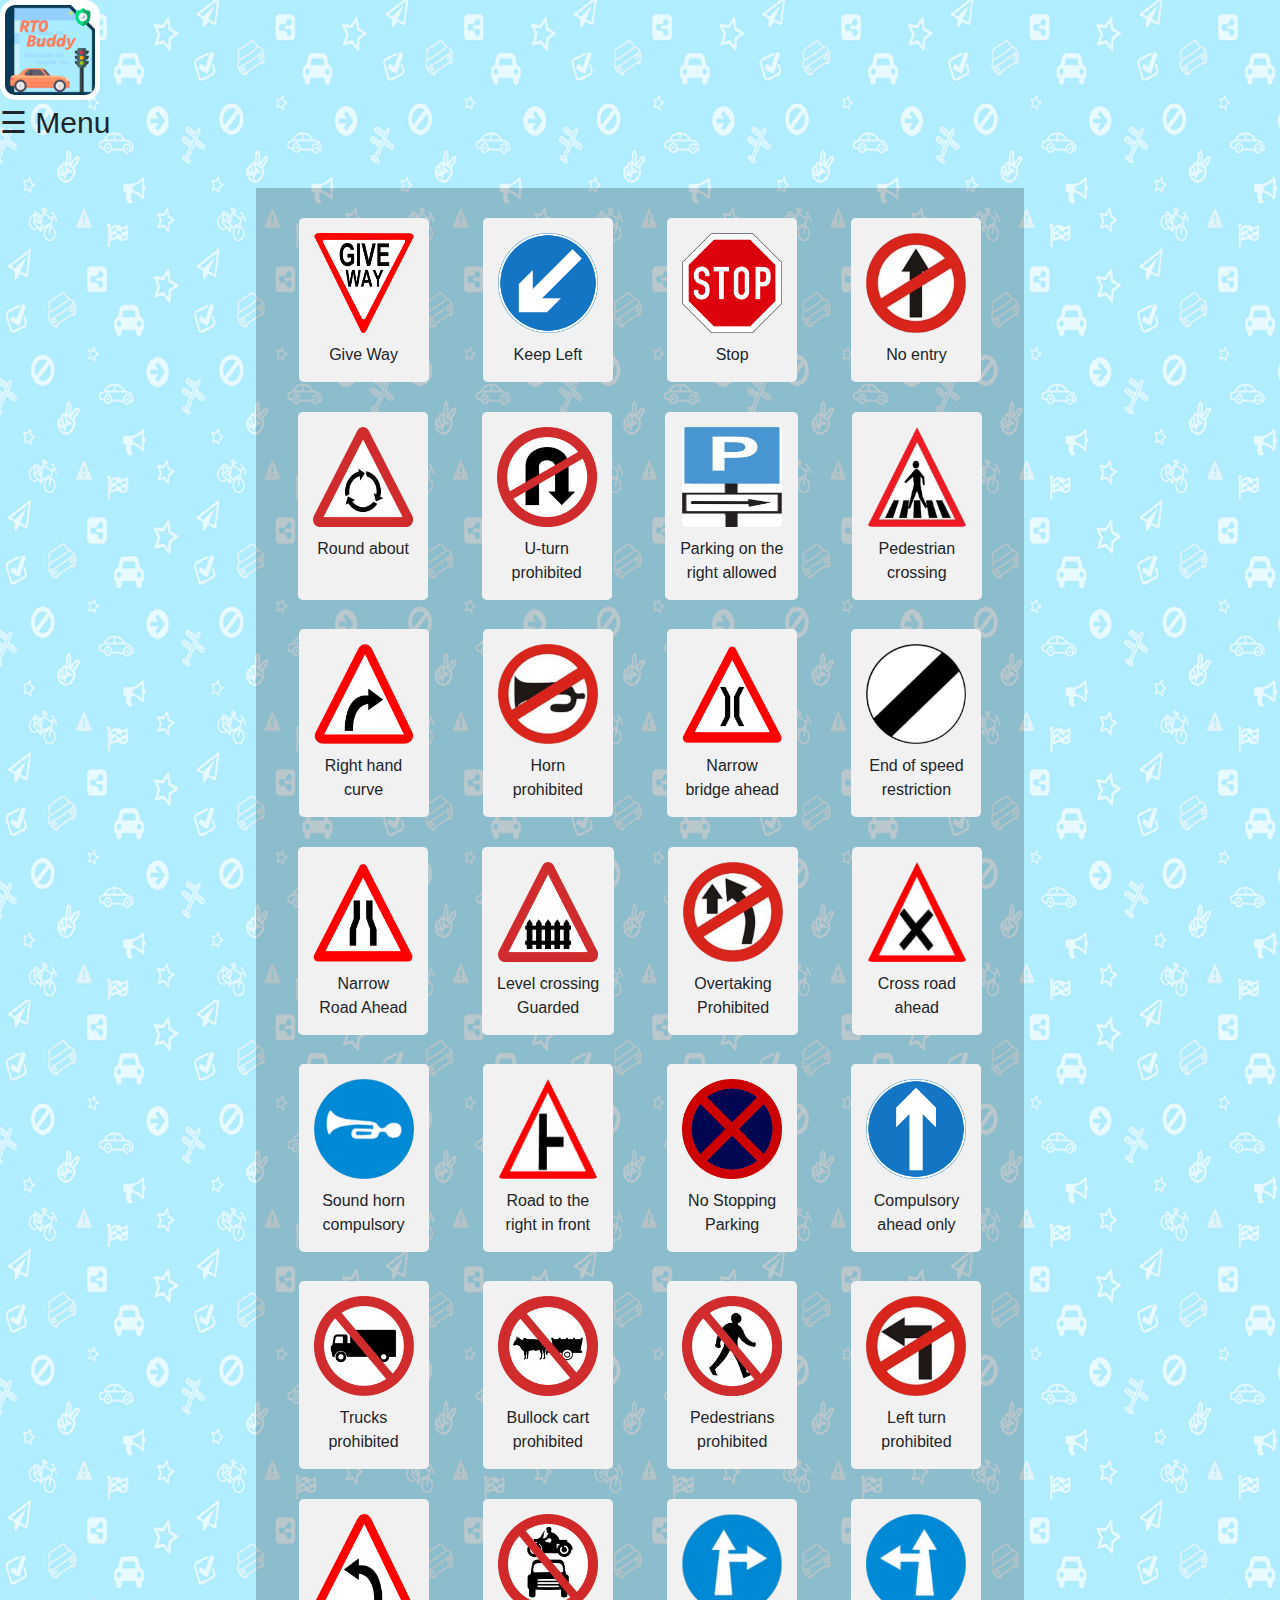
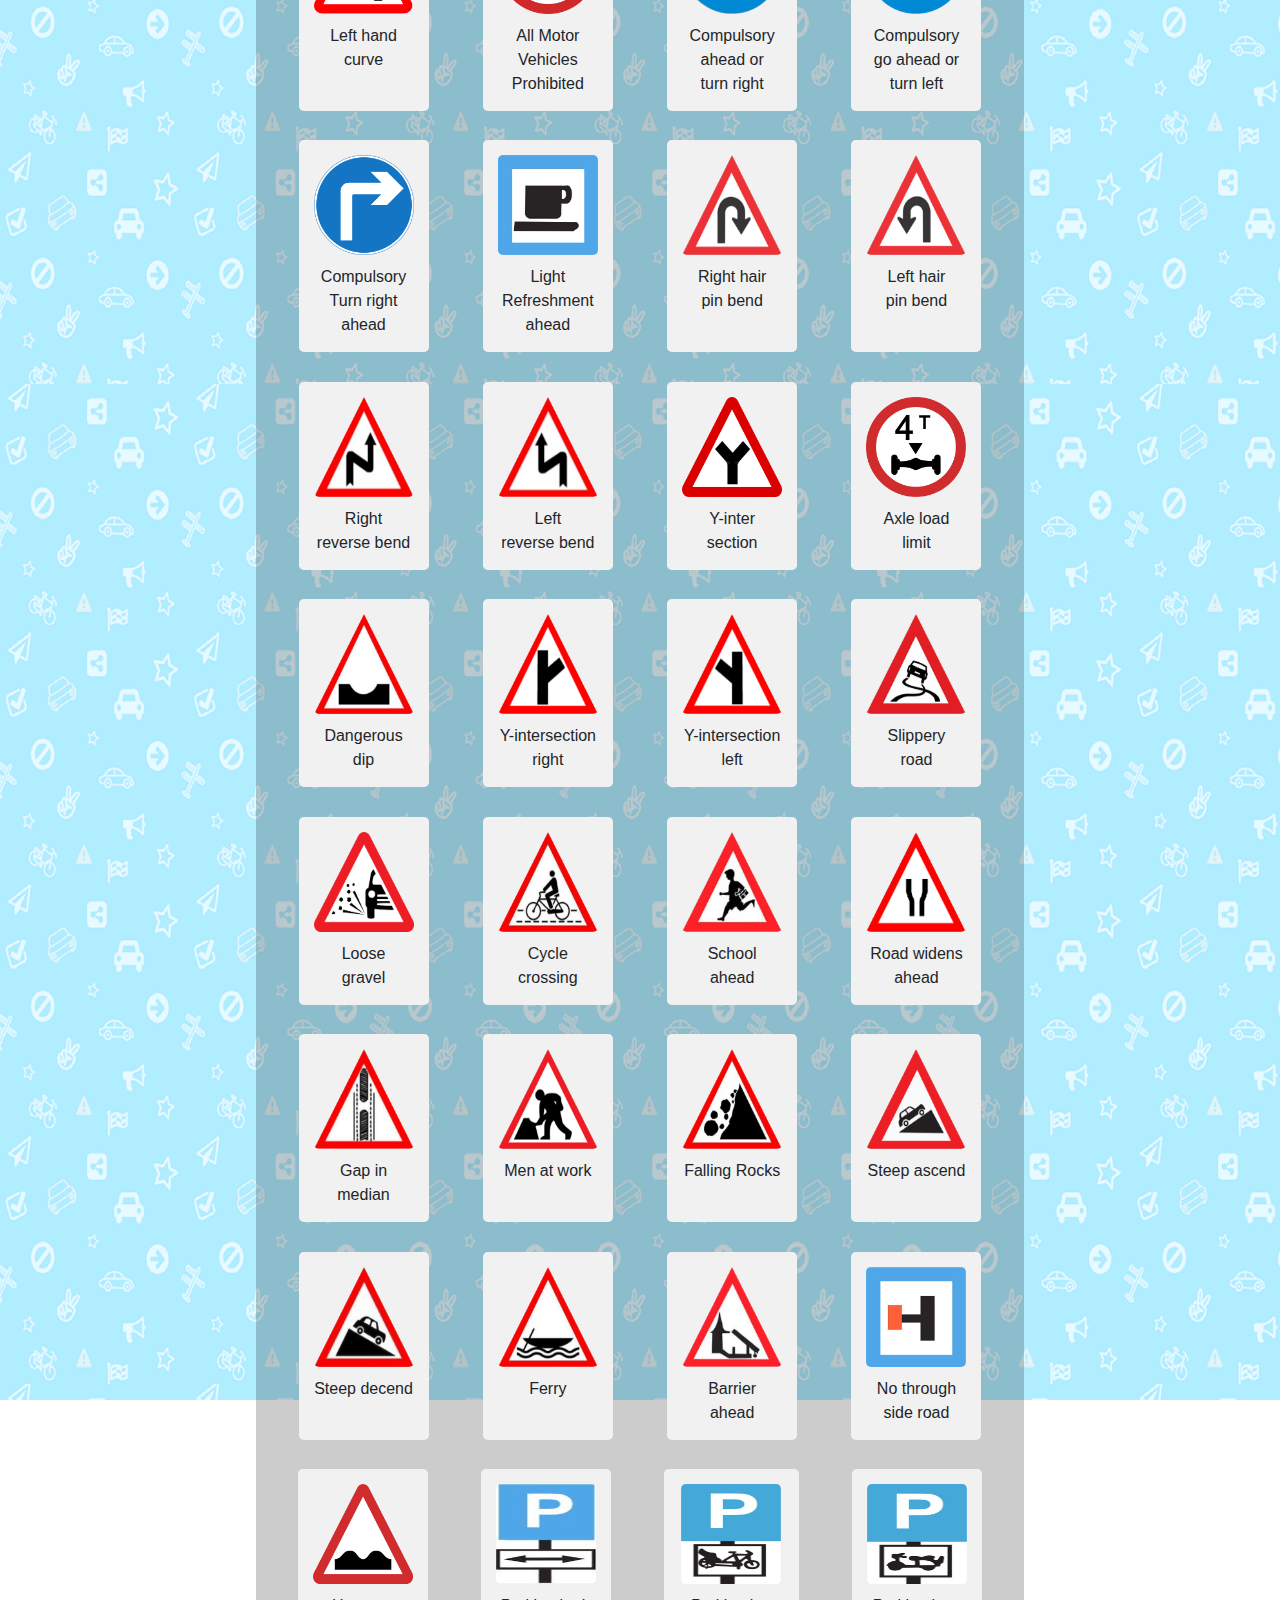
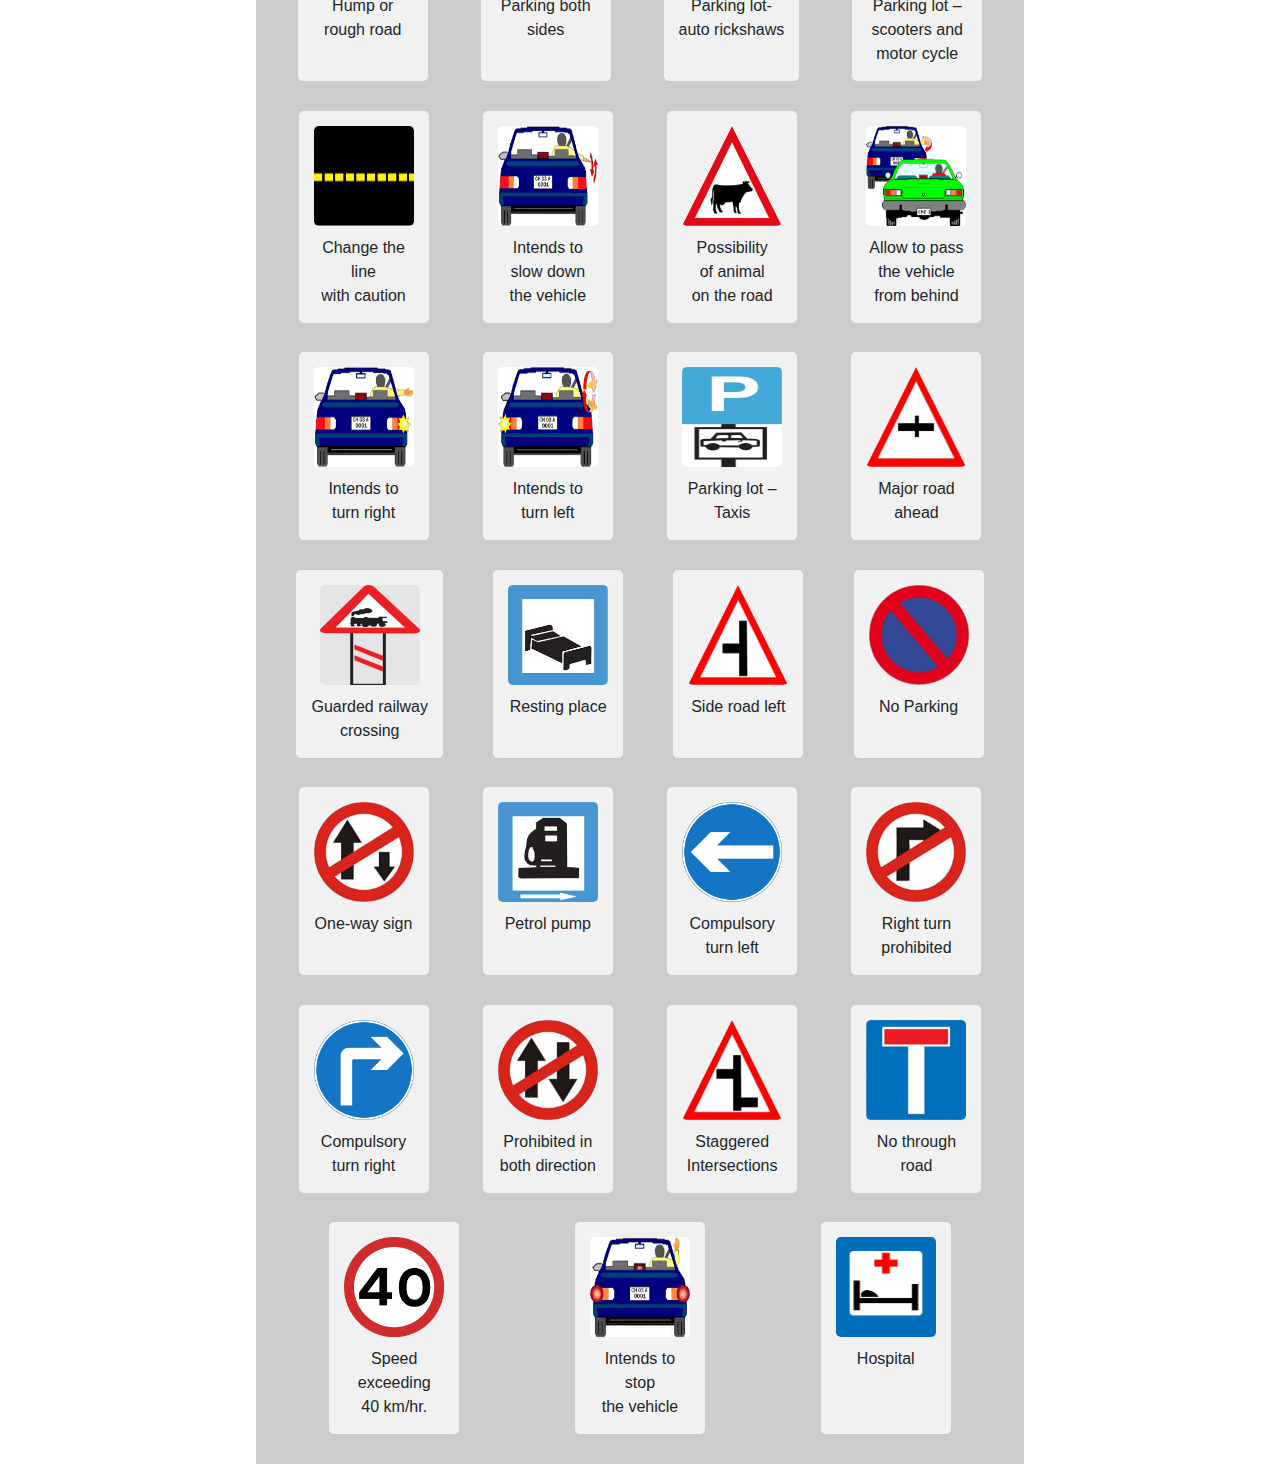
<file: RTOBUDDY/traffic.html>
<!DOCTYPE html>
<html>
    <head>

        <meta charset="utf-8">
        <meta name="viewport" content="width=device-width, initial-scale=1">
        <title>New Rto App</title>
        <link rel="icon" type="image/gif/png" href="image/logo_22.png">
        <link rel="stylesheet" href="https://maxcdn.bootstrapcdn.com/bootstrap/4.3.1/css/bootstrap.min.css">
  	    <script src="https://ajax.googleapis.com/ajax/libs/jquery/3.4.1/jquery.min.js"></script>
  	    <script src="https://cdnjs.cloudflare.com/ajax/libs/popper.js/1.14.7/umd/popper.min.js"></script>
        <script src="https://maxcdn.bootstrapcdn.com/bootstrap/4.3.1/js/bootstrap.min.js"></script>
        <link rel="stylesheet" type="text/css" href="slide.css">
        <script type="text/javascript" src="slide.js"></script>
        <link rel="stylesheet" type="text/css" href="traffic.css">
    </head>
    <body>
        <div class="all">
            <div id="mySidenav" class="sidenav">
            <a href="javascript:void(0)" class="closebtn" onclick="closeNav()">&times;</a>
            <a href="index.html">HOME</a>
            <a href="question.html">QUESTION BANK</a>
            <a href="traffic.html">TRAFFIC SIGNAL</a>
            <a href="exam.html">EXAM</a>
            <a href="mobileapp.html">MOBILE APP</a>
            </div>
            <div id="main">
            <img src="image/logo_22.png" alt="img" id="logo"><br>
            <span id="open" onclick="openNav()">&#9776; Menu</span><br>
            </div>
        </div>
        <div id="tables">
            <div class="flex-container" style="background-color: rgba(0, 0, 0, 0.2)">
                <div class="rounded-lg">
                    <img src="image/giveway.png" class="rounded-lg">
                    <p>Give Way</p>
                </div>
                <div class="rounded-lg">
                    <img src="image/keepleft.png" class="rounded-lg">
                    <p>Keep Left</p>
                </div>
                <div class="rounded-lg">
                    <img src="image/stop.png" class="rounded-lg">
                    <p>Stop</p>
                </div>
                <div class="rounded-lg">
                    <img src="image/noentry.png" class="rounded-lg">
                    <p>No entry</p>
                </div>
                <div class="rounded-lg">
                    <img src="image/round.png" class="rounded-lg">
                    <p>Round about</p>
                </div>
                <div class="rounded-lg">
                    <img src="image/uternno.png" class="rounded-lg">
                    <p>U-turn<br>prohibited</p>
                </div>
                <div class="rounded-lg">
                    <img src="image/parkingright.png" class="rounded-lg">
                    <p>Parking on the<br>right allowed</p>
                </div>
                <div class="rounded-lg">
                    <img src="image/pedestriancrossing.png" class="rounded-lg">
                    <p>Pedestrian<br>crossing</p>
                </div>
                <div class="rounded-lg">
                    <img src="image/rturn.png" class="rounded-lg">
                    <p>Right hand<br> curve</p>
                </div>
                <div class="rounded-lg">
                    <img src="image/nohorn.png" class="rounded-lg">
                    <p>Horn<br>prohibited</p>
                </div>
                <div class="rounded-lg">
                    <img src="image/narrowbridge.png" class="rounded-lg">
                    <p>Narrow<br>bridge ahead</p>
                </div>

                <!-- jbgsjnsnnBbnnb -->


                <div class="rounded-lg">
                    <img src="image/nospeed.png" class="rounded-lg">
                    <p>End of speed<br>restriction</p>
                </div>
                <div class="rounded-lg">
                    <img src="image/narrowroad.png" class="rounded-lg">
                    <p>Narrow<br>Road Ahead</p>
                </div>
                <div class="rounded-lg">
                    <img src="image/levelcrossing.png" class="rounded-lg">
                    <p>Level crossing<br> Guarded</p>
                </div>
                <div class="rounded-lg">
                    <img src="image/noovertaking.png" class="rounded-lg">
                    <p>Overtaking<br>Prohibited</p>
                </div>
                <div class="rounded-lg">
                    <img src="image/crossroad.png" class="rounded-lg">
                    <p>Cross road<br>ahead</p>
                </div>
                <div class="rounded-lg">
                    <img src="image/compulsorysoundhorn.png" class="rounded-lg">
                    <p>Sound horn<br>compulsory</p>
                </div>
                <div class="rounded-lg">
                    <img src="image/rightturn.png" class="rounded-lg">
                    <p>Road to the<br>right in front</p>
                </div>
                <div class="rounded-lg">
                    <img src="image/nostop.png" class="rounded-lg">
                    <p>No Stopping<br>Parking</p>
                </div>
                <div class="rounded-lg">
                    <img src="image/aheadonly.png" class="rounded-lg">
                    <p>Compulsory<br>ahead only</p>
                </div>
                <!-- jbgsjnsnnBbnnb -->
                <div class="rounded-lg">
                    <img src="image/notruck.png" class="rounded-lg">
                    <p>Trucks<br>prohibited</p>
                </div>
                <div class="rounded-lg">
                    <img src="image/nocart.png" class="rounded-lg">
                    <p>Bullock cart<br>prohibited</p>
                </div>
                <div class="rounded-lg">
                    <img src="image/nomen.png" class="rounded-lg">
                    <p>Pedestrians<br>prohibited</p>
                </div>
                <div class="rounded-lg">
                    <img src="image/noleft.png" class="rounded-lg">
                    <p>Left turn<br>prohibited</p>
                </div>
                <div class="rounded-lg">
                    <img src="image/lefthand.png" class="rounded-lg">
                    <p>Left hand<br>curve</p>
                </div>
                <div class="rounded-lg">
                    <img src="image/vehicalprohibited.png" class="rounded-lg">
                    <p>All Motor<br>Vehicles<br>Prohibited</p>
                </div>
                <div class="rounded-lg">
                    <img src="image/rightahead.png" class="rounded-lg">
                    <p>Compulsory<br>ahead or<br>turn right</p>
                </div>
                <div class="rounded-lg">
                    <img src="image/leftahead.png" class="rounded-lg">
                    <p>Compulsory<br>go ahead or<br>turn left</p>
                </div>
                <div class="rounded-lg">
                    <img src="image/turnright.png" class="rounded-lg">
                    <p>Compulsory<br>Turn right<br>ahead</p>
                </div>
                <div class="rounded-lg">
                    <img src="image/lightrefreshment.png" class="rounded-lg">
                    <p>Light<br>Refreshment<br>ahead</p>
                </div>
                <div class="rounded-lg">
                    <img src="image/righthairpinbend.png" class="rounded-lg">
                    <p>Right hair<br>pin bend</p>
                </div>
                <div class="rounded-lg">
                    <img src="image/lefthairpinbend.png" class="rounded-lg">
                    <p>Left hair<br>pin bend</p>
                </div>
                <div class="rounded-lg">
                    <img src="image/rightreversebend.png" class="rounded-lg">
                    <p>Right <br>reverse bend</p>
                </div>
                <div class="rounded-lg">
                    <img src="image/leftreversebend.png" class="rounded-lg">
                    <p>Left <br>reverse bend</p>
                </div>
                <div class="rounded-lg">
                    <img src="image/yintersection.png" class="rounded-lg">
                    <p>Y-inter<br>section</p>
                </div>
                <div class="rounded-lg">
                    <img src="image/weightlimit.png" class="rounded-lg">
                    <p>Axle load<br>limit</p>
                </div>
                <div class="rounded-lg">
                    <img src="image/dangerousdip.png" class="rounded-lg">
                    <p>Dangerous<br>dip</p>
                </div>
                <div class="rounded-lg">
                    <img src="image/yintersectionright.png" class="rounded-lg">
                    <p>Y-intersection<br>right</p>
                </div>
                <div class="rounded-lg">
                    <img src="image/yintersectionleft.png" class="rounded-lg">
                    <p>Y-intersection<br>left</p>
                </div>
                <div class="rounded-lg">
                    <img src="image/slippryroad.png" class="rounded-lg">
                    <p>Slippery<br>road</p>
                </div>
                <div class="rounded-lg">
                    <img src="image/loosegravel.png" class="rounded-lg">
                    <p>Loose<br>gravel</p>
                </div>
                <div class="rounded-lg">
                    <img src="image/cyclecrossing.png" class="rounded-lg">
                    <p>Cycle<br>crossing</p>
                </div>
                <div class="rounded-lg">
                    <img src="image/school.png" class="rounded-lg">
                    <p>School<br>ahead</p>
                </div>
                <div class="rounded-lg">
                    <img src="image/widerroad.png" class="rounded-lg">
                    <p>Road widens<br>ahead</p>
                </div>
                <div class="rounded-lg">
                    <img src="image/middeanahead.png" class="rounded-lg">
                    <p>Gap in<br>median</p>
                </div>
                <div class="rounded-lg">
                    <img src="image/manatwork.png" class="rounded-lg">
                    <p>Men at work</p>
                </div>
                <div class="rounded-lg">
                    <img src="image/fallingrock.png" class="rounded-lg">
                    <p>Falling Rocks</p>
                </div>
                <div class="rounded-lg">
                    <img src="image/steepascend.png" class="rounded-lg">
                    <p>Steep ascend</p>
                </div>
                <div class="rounded-lg">
                    <img src="image/steepdescent.png" class="rounded-lg">
                    <p>Steep decend</p>
                </div>
                <div class="rounded-lg">
                    <img src="image/ferry.png" class="rounded-lg">
                    <p>Ferry</p>
                </div>
                <div class="rounded-lg">
                    <img src="image/barrierahead.png" class="rounded-lg">
                    <p>Barrier<br>ahead</p>
                </div>
                <div class="rounded-lg">
                    <img src="image/nothroughsideroad.png" class="rounded-lg">
                    <p>No through<br>side road</p>
                </div>
                <div class="rounded-lg">
                    <img src="image/humpyroad.png" class="rounded-lg">
                    <p>Hump or<br>rough road</p>
                </div>
                <div class="rounded-lg">
                    <img src="image/parkingbothside.png" class="rounded-lg">
                    <p>Parking both<br>sides</p>
                </div>
                <div class="rounded-lg">
                    <img src="image/ricksawparking.png" class="rounded-lg">
                    <p>Parking lot-<br>auto rickshaws</p>
                </div>
                <div class="rounded-lg">
                    <img src="image/scooterparking.png" class="rounded-lg">
                    <p>Parking lot –<br>scooters and<br>motor cycle</p>
                </div>
                <div class="rounded-lg">
                    <img src="image/lanecaution.png" class="rounded-lg">
                    <p>Change the <br>line<br>with caution</p>
                </div>
                <div class="rounded-lg">
                    <img src="image/slowdownhand.png" class="rounded-lg">
                    <p>Intends to<br>slow down<br>the vehicle</p>
                </div>
                <div class="rounded-lg">
                    <img src="image/animal.png" class="rounded-lg">
                    <p>Possibility<br>of animal <br>on the road</p>
                </div>
                <div class="rounded-lg">
                    <img src="image/overtakehand.png" class="rounded-lg">
                    <p>Allow to pass<br>the vehicle<br>from behind</p>
                </div>
                <div class="rounded-lg">
                    <img src="image/turnrighthand.png" class="rounded-lg">
                    <p>Intends to<br>turn right</p>
                </div>
                <div class="rounded-lg">
                    <img src="image/turnlefthand.png" class="rounded-lg">
                    <p>Intends to<br>turn left</p>
                </div>
                <div class="rounded-lg">
                    <img src="image/taxiparking.png" class="rounded-lg">
                    <p>Parking lot –<br>Taxis</p>
                </div>
                <div class="rounded-lg">
                    <img src="image/magorsign.png" class="rounded-lg">
                    <p>Major road<br>ahead</p>
                </div>
                <div class="rounded-lg">
                    <img src="image/guardedrailwaycrossing.png" class="rounded-lg">
                    <p>Guarded railway<br>crossing</p>
                </div>
                <div class="rounded-lg">
                    <img src="image/restingplacesign.png" class="rounded-lg">
                    <p>Resting place</p>
                </div>
                <div class="rounded-lg">
                    <img src="image/leftturn.png" class="rounded-lg">
                    <p>Side road left</p>
                </div>
                <div class="rounded-lg">
                    <img src="image/noparking.png" class="rounded-lg">
                    <p>No Parking</p>
                </div>
                <div class="rounded-lg">
                    <img src="image/oneway.png" class="rounded-lg">
                    <p>One-way sign</p>
                </div>
                <div class="rounded-lg">
                    <img src="image/petrolpump.png" class="rounded-lg">
                    <p>Petrol pump</p>
                </div>
                <div class="rounded-lg">
                    <img src="image/takeleft.png" class="rounded-lg">
                    <p>Compulsory<br>turn left</p>
                </div>
                <div class="rounded-lg">
                    <img src="image/noright.png" class="rounded-lg">
                    <p>Right turn<br>prohibited</p>
                </div>
                <div class="rounded-lg">
                    <img src="image/turnright.png" class="rounded-lg">
                    <p>Compulsory<br>turn right</p>
                </div>
                <div class="rounded-lg">
                    <img src="image/bothno.png" class="rounded-lg">
                    <p>Prohibited in<br>both direction</p>
                </div>
                <div class="rounded-lg">
                    <img src="image/staggerd.png" class="rounded-lg">
                    <p>Staggered<br>Intersections</p>
                </div>
                <div class="rounded-lg">
                    <img src="image/nothroughroad.png" class="rounded-lg">
                    <p>No through<br>road</p>
                </div>
                <div class="rounded-lg">
                    <img src="image/speedlimit.png" class="rounded-lg">
                    <p>Speed<br>exceeding<br>40 km/hr.</p>
                </div>
                <div class="rounded-lg">
                    <img src="image/stophand.png" class="rounded-lg">
                    <p>Intends to<br>stop<br>the vehicle</p>
                </div>
                <div class="rounded-lg">
                    <img src="image/hospital.png" class="rounded-lg">
                    <p>Hospital</p>
                </div>
                
                
            </div>
        </div>
    </body>
</html>
</file>
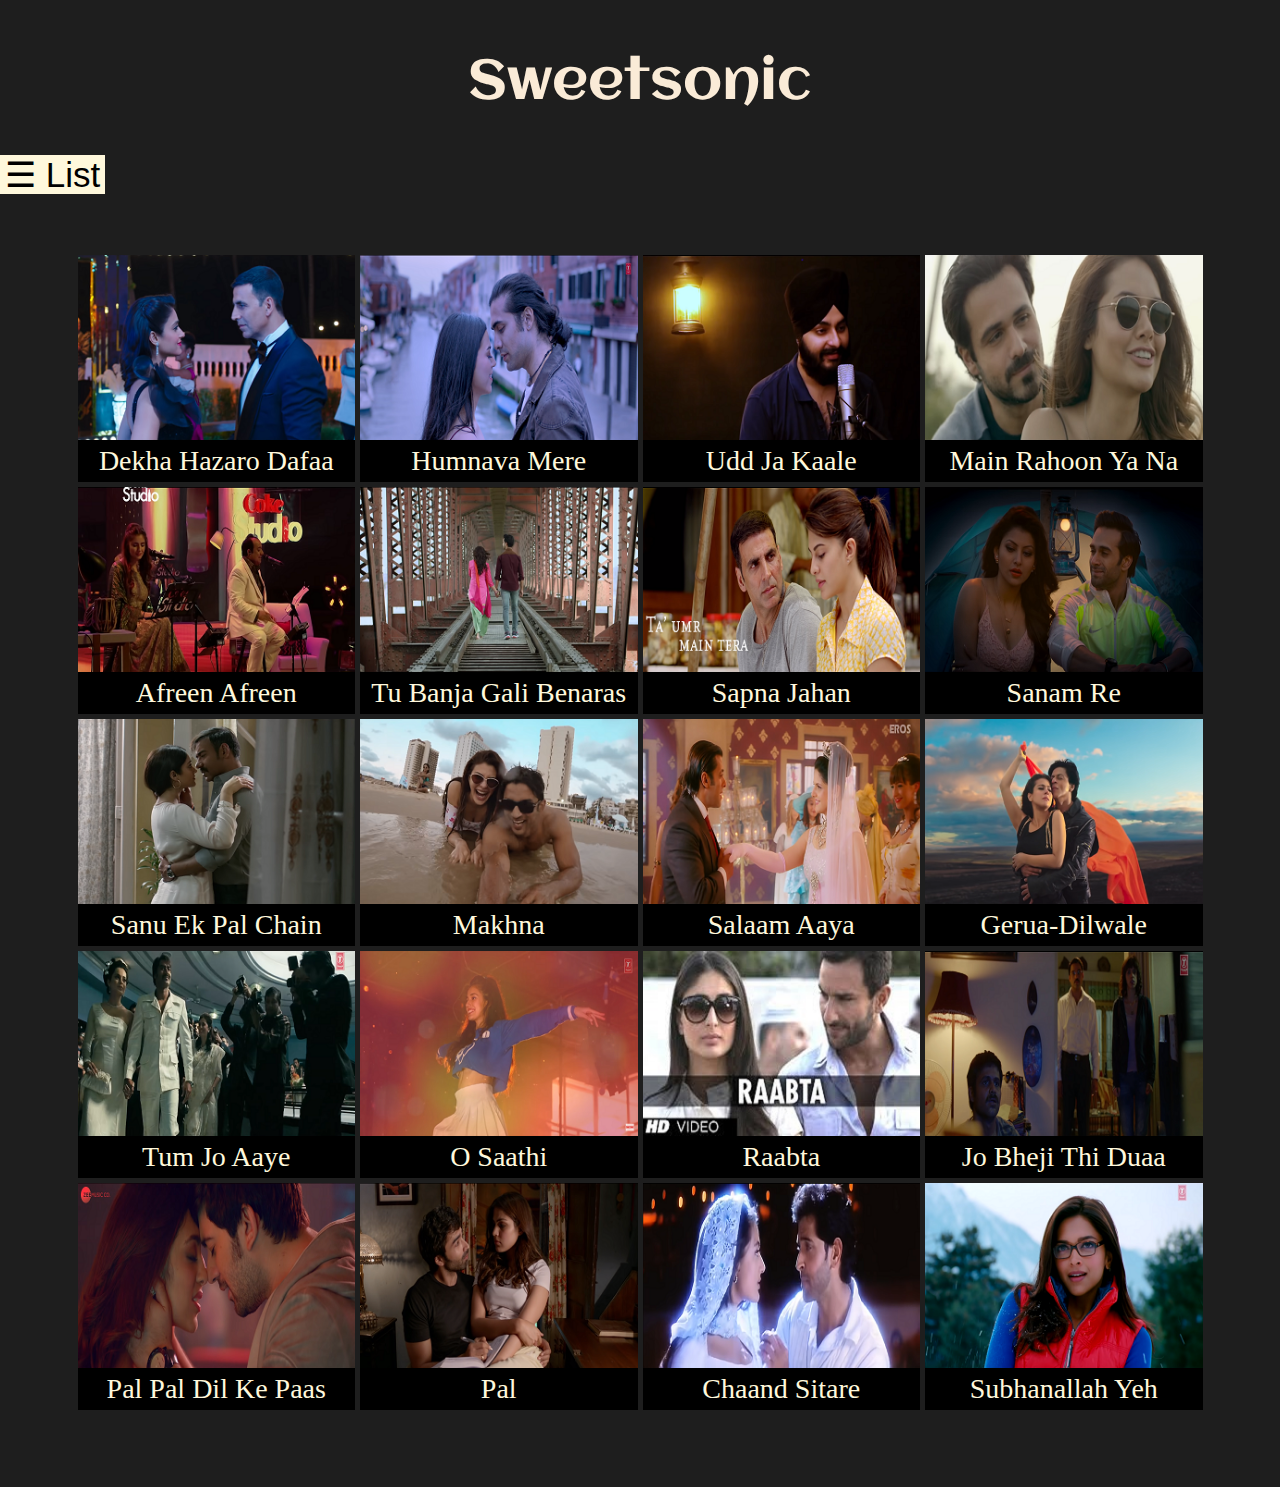
<file: MUSICLY/html/Cool.html>
<!DOCTYPE html>
<html>
      <head>
            <meta charset="utf-8">
            <meta name="viewport" content="width=device-width, initial-scale=1">
            <title>Sweetsonic</title>
            <link rel="icon" type="image/gif/png" href="../images/68.png">
            <link rel="stylesheet" href="https://maxcdn.bootstrapcdn.com/bootstrap/4.4.1/css/bootstrap.min.css">
            <link href='https://fonts.googleapis.com/css?family=Aclonica' rel='stylesheet'>
            <link rel="stylesheet" href="../css/slide.css">
            <link rel="stylesheet" href="../css/body.css">
            <script type="text/javascript" src="../js/slide.js"></script>
      </head>
      <body onload="myfun()">
            <div id="load"></div>
            <div id="mySidenav" class="sidenav">
                  <a href="javascript:void(0)" class="closebtn" onclick="closeNav()">&times;</a>
                  <a href="../html/inde.html">Home</a>
                  <a href="../html/Romantic.html">Romantic Song</a>
                  <a href="../html/Party.html">Soundboom</a>
                  <a href="../html/Sad.html">Heartbroken</a>
            </div>
            <div class="header container">
                  <h1>Sweetsonic</h1>
            </div><br>
            <div id="main">
                  <span id="open" onclick="openNav()"><p class="main2">&#9776; <p id="main3">List</p></p></span>
            </div><br><br><br><br>
            <div class="container flexmain">
                  <div class="row">
                        <div class="col">
                              <div class="p"><a href="https://www.youtube.com/watch?v=ImnYPjOd1Tw" target="_blank"><img src="../images/21.png" style="width:100%"><p class="name">Dekha Hazaro Dafaa</p></a></div>
                              <div class="p"><a href="https://www.youtube.com/watch?v=kw4tT7SCmaY" target="_blank"><img src="../images/22.png" style="width:100%"><p class="name">Afreen Afreen</p></a></div>
                              <div class="p"><a href="https://www.youtube.com/watch?v=13z2kF6TiCc" target="_blank"><img src="../images/23.png" style="width:100%"><p class="name">Sanu Ek Pal Chain</p></a></div>
                              <div class="p"><a href="https://www.youtube.com/watch?v=kTXilT_KbUM" target="_blank"><img src="../images/24.png" style="width:100%"><p class="name">Tum Jo Aaye </p></a></div>
                              <div class="p"><a href="https://www.youtube.com/watch?v=lgTHGZF3BQw" target="_blank"><img src="../images/25.png" style="width:100%"><p class="name">Pal Pal Dil Ke Paas</p></a></div>
                        </div>
                        <div class="col">
                              <div class="p"><a href="https://www.youtube.com/watch?v=TmRgK-pXH9c" target="_blank"><img src="../images/26.png" style="width:100%"><p class="name">Humnava Mere</p></a></div>
                              <div class="p"><a href="https://www.youtube.com/watch?v=pgc3J2hBBEU" target="_blank"><img src="../images/27.png" style="width:100%"><p class="name">Tu Banja Gali Benaras</p></a></div>
                              <div class="p"><a href="https://www.youtube.com/watch?v=HqUeSjsYLNU" target="_blank"><img src="../images/28.png" style="width:100%"><p class="name">Makhna</p></a></div>
                              <div class="p"><a href="https://www.youtube.com/watch?v=YuXLN23ZGQo" target="_blank"><img src="../images/29.png" style="width:100%"><p class="name">O Saathi</p></a></div>
                              <div class="p"><a href="https://www.youtube.com/watch?v=aDFEb_W2t1Y" target="_blank"><img src="../images/30.png" style="width:100%"><p class="name">Pal</p></a></div>
                        </div>
                        <div class="col">
                              <div class="p"><a href="https://www.youtube.com/watch?v=fwbFdo0adHQ" target="_blank"><img src="../images/31.png" style="width:100%"><p class="name">Udd Ja Kaale</p></a></div>
                              <div class="p"><a href="https://www.youtube.com/watch?v=Uvj827SqHak" target="_blank"><img src="../images/32.png" style="width:100%"><p class="name">Sapna Jahan</p></a></div>
                              <div class="p"><a href="https://www.youtube.com/watch?v=6vYYKjgjJIM" target="_blank"><img src="../images/33.png" style="width:100%"><p class="name">Salaam Aaya</p></a></div>
                              <div class="p"><a href="https://www.youtube.com/watch?v=zlt38OOqwDc" target="_blank"><img src="../images/34.png" style="width:100%"><p class="name">Raabta</p></a></div>
                              <div class="p"><a href="https://www.youtube.com/watch?v=rmkSFmFENZE" target="_blank"><img src="../images/35.png" style="width:100%"><p class="name">Chaand Sitare</p></a></div>
                        </div>
                        <div class="col">
                              <div class="p"><a href="https://www.youtube.com/watch?v=Dp6lbdoprZ0" target="_blank"><img src="../images/36.png" style="width:100%"><p class="name">Main Rahoon Ya Na</p></a></div>
                              <div class="p"><a href="https://www.youtube.com/watch?v=DS-raAyMxl4" target="_blank"><img src="../images/37.png" style="width:100%"><p class="name">Sanam Re</p></a></div>
                              <div class="p"><a href="https://www.youtube.com/watch?v=AEIVhBS6baE" target="_blank"><img src="../images/38.png" style="width:100%"><p class="name">Gerua-Dilwale</p></a></div>
                              <div class="p"><a href="https://www.youtube.com/watch?v=8FMz_KT1mC4" target="_blank"><img src="../images/39.png" style="width:100%"><p class="name">Jo Bheji Thi Duaa</p></a></div>
                              <div class="p"><a href="https://www.youtube.com/watch?v=QYO6AlxiRE4" target="_blank"><img src="../images/40.png" style="width:100%"><p class="name">Subhanallah Yeh</p></a></div>
                        </div>
                  </div>
            </div>
            <br><br><br>
            <script type="text/javascript" src="../js/slide.js"></script>
      </body>
</html>
</file>
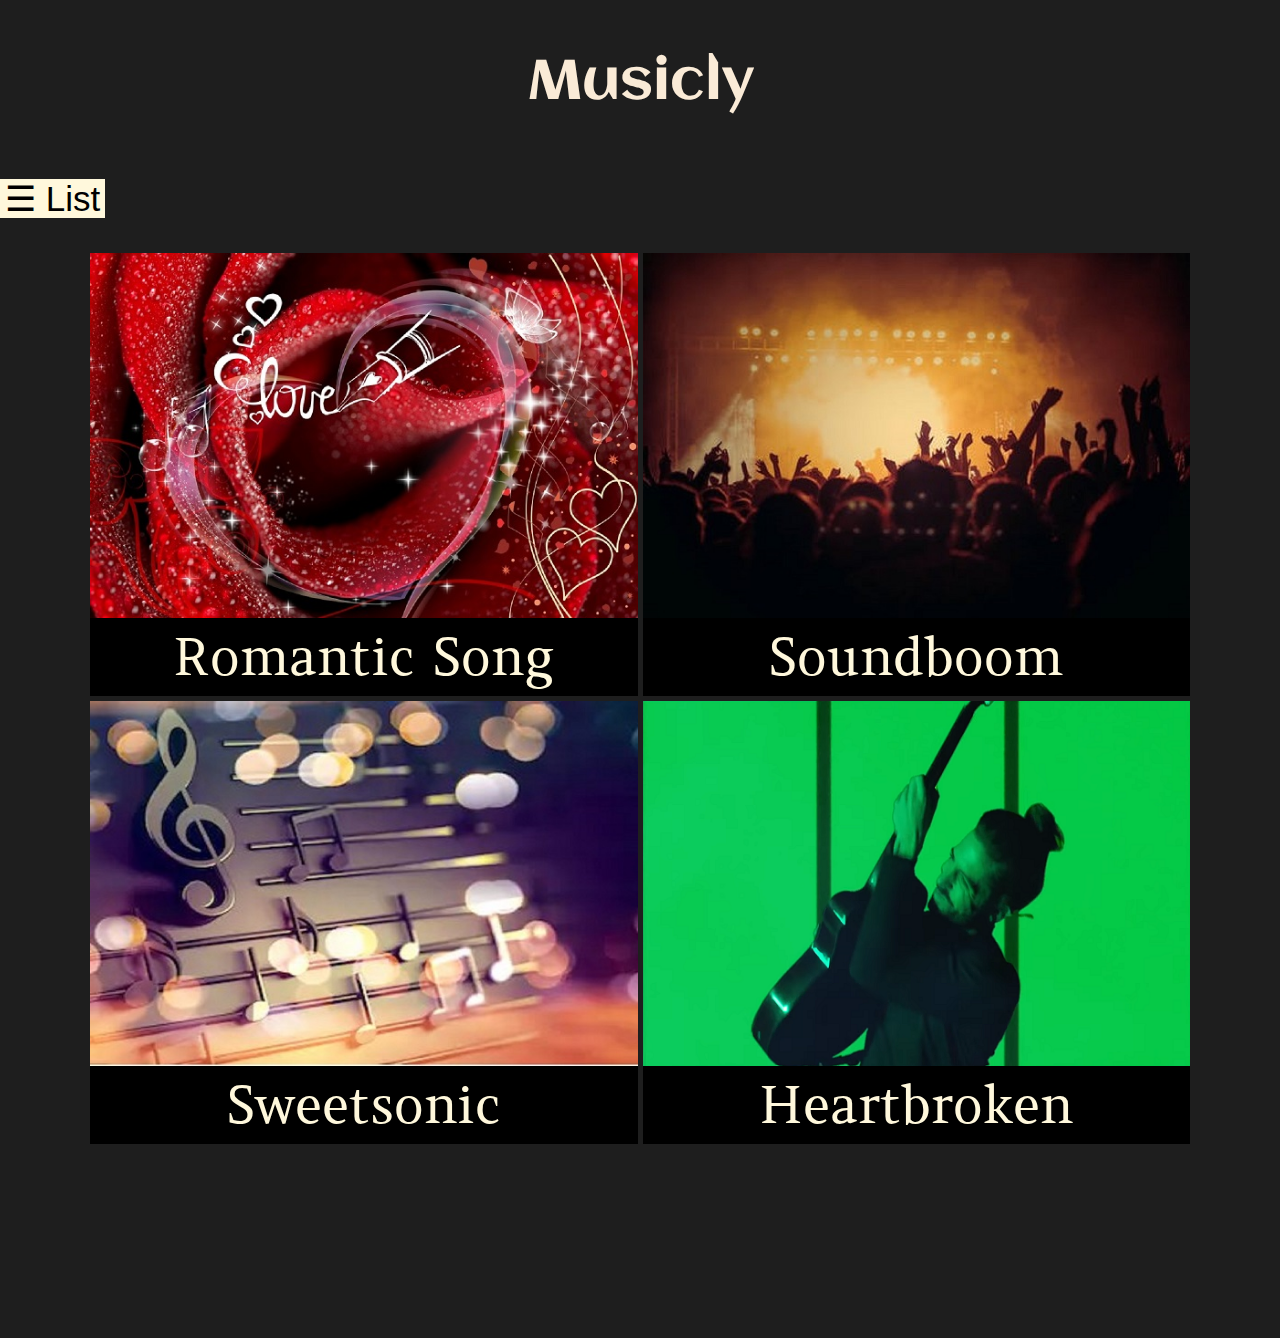
<file: MUSICLY/html/inde.html>
<!DOCTYPE html>
<html lang="en">
      <head>
            <meta charset="utf-8">
            <meta name="viewport" content="width=device-width, initial-scale=1">
            <title>Musicly</title>
            <link rel="icon" type="image/gif/png" href="../images/68.png">
            <link rel="stylesheet" href="https://maxcdn.bootstrapcdn.com/bootstrap/4.4.1/css/bootstrap.min.css">
            <link href='https://fonts.googleapis.com/css?family=Aclonica' rel='stylesheet'>
            <link href='https://fonts.googleapis.com/css?family=Amethysta' rel='stylesheet'>
            <link href='https://fonts.googleapis.com/css?family=Croissant One' rel='stylesheet'>
            <link rel="stylesheet" href="../css/slide.css">
            <link rel="stylesheet" href="../css/index.css">
            <script type="text/javascript" src="../js/slide.js"></script>
      </head>
      <body onload="myfun()">
            <div id="load"></div>
            <div id="mySidenav" class="sidenav">
                  <a href="javascript:void(0)" class="closebtn" onclick="closeNav()">&times;</a>
                  <a href="../html/Romantic.html">Romantic Song</a>
                  <a href="../html/Cool.html">Sweetsonic</a>
                  <a href="../html/Party.html">Soundboom</a>
                  <a href="../html/Sad.html">Heartbroken</a>
            </div>
            <div class="container">
                  <h1>Musicly</h1>
            </div><br><br>
            <div id="main">
                  <span id="open" onclick="openNav()"><p class="main2">&#9776; <p id="main3">List</p></p></span>
            </div><br><br><br>
            <div class="container-lg">
                  <div class="flexs">
                        <div class="flexbox">
                              <div class="p"><a href="../html/Romantic.html"><img src="../images/62.png" style="width:100%"><p class="name">Romantic Song</p></a></div>
                              <div class="p"><a href="../html/Cool.html"><img src="../images/64.png" style="width:100%"><p class="name">Sweetsonic</p></a></div>
                        </div>
                        <div class="flexbox">
                              <div class="p"><a href="../html/Party.html"><img src="../images/61.png" style="width:100%"><p class="name">Soundboom</p></a></div>
                              <div class="p"><a href="../html/Sad.html"><img src="../images/65.png" style="width:100%"><p class="name">Heartbroken</p></a></div>
                        </div>
                  </div>
            </div>
            <script type="text/javascript" src="../js/slide.js"></script>
            <br><br><br><br>
            <br><br><br><br>
      </body>
</html>
</file>
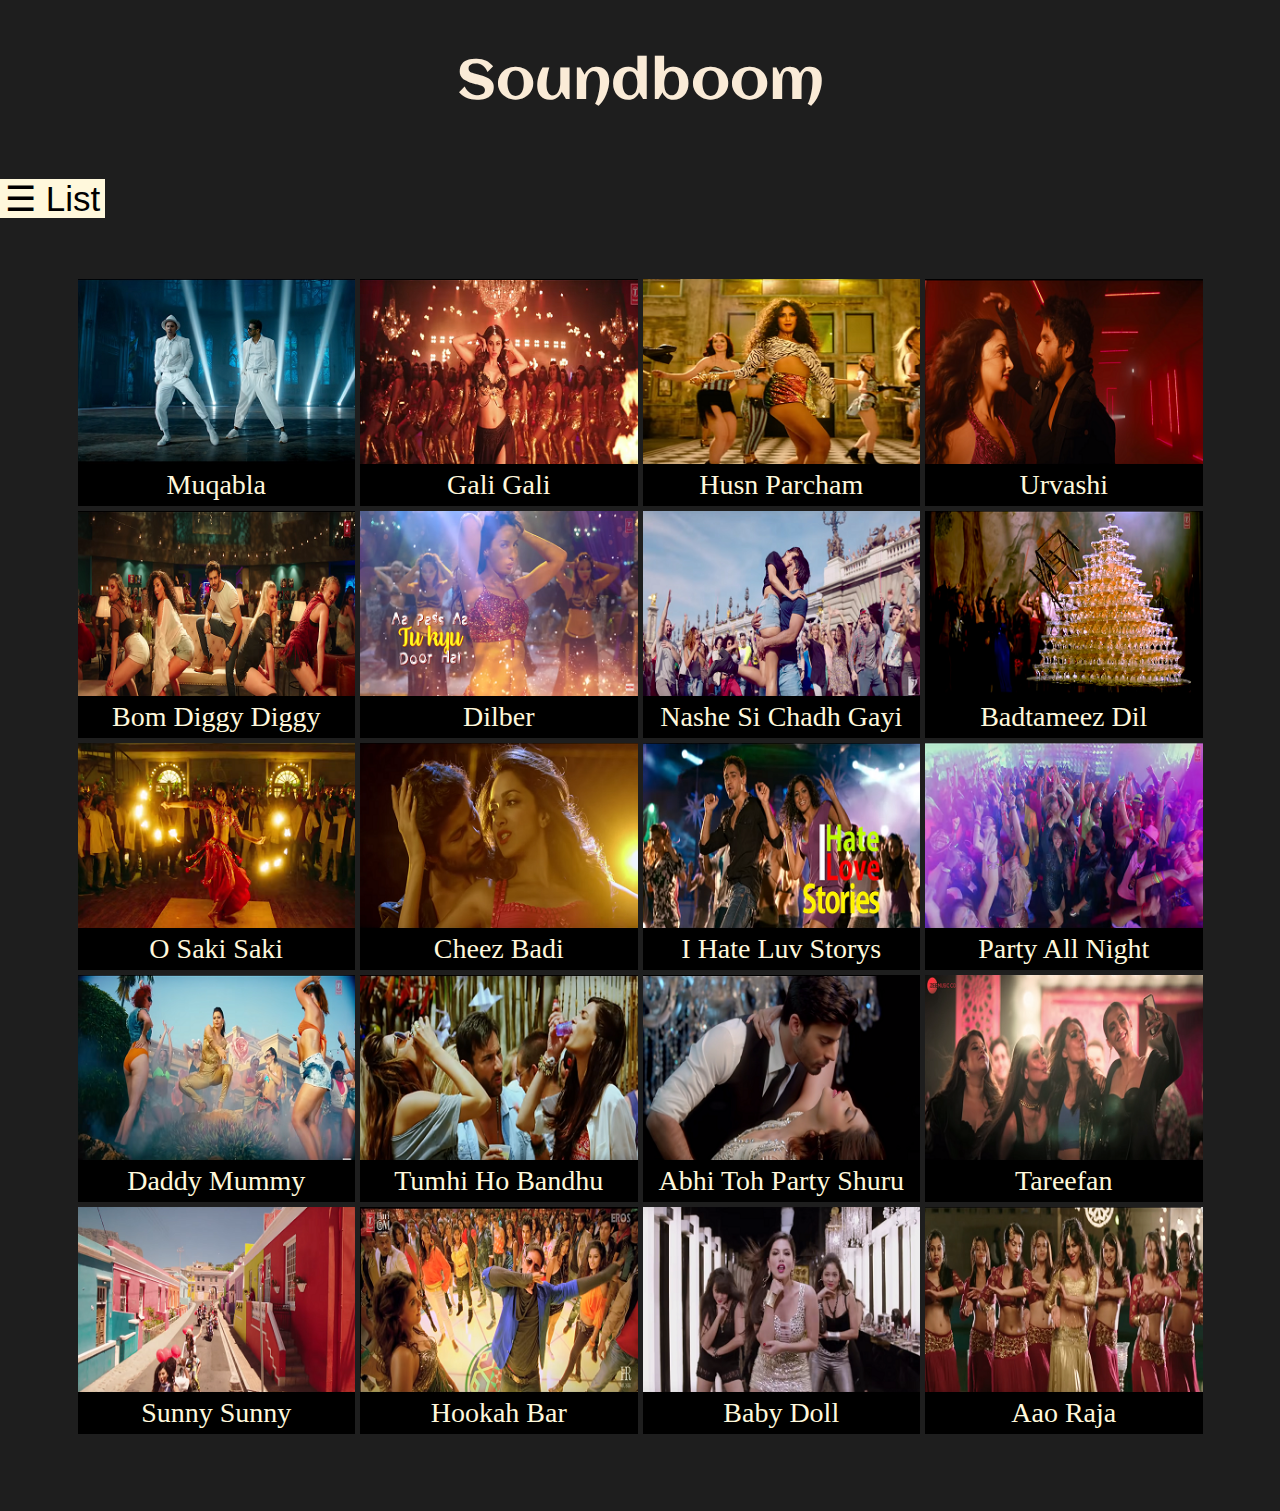
<file: MUSICLY/html/Party.html>
<!DOCTYPE html>
<html>
      <head>
            <meta charset="utf-8">
            <meta name="viewport" content="width=device-width, initial-scale=1">
            <title>Soundboom</title>
            <link rel="icon" type="image/gif/png" href="../images/68.png">
            <link rel="stylesheet" href="https://maxcdn.bootstrapcdn.com/bootstrap/4.4.1/css/bootstrap.min.css">
            <link href='https://fonts.googleapis.com/css?family=Aclonica' rel='stylesheet'>
            <link rel="stylesheet" href="../css/slide.css">
            <link rel="stylesheet" href="../css/body.css">
            <script type="text/javascript" src="../js/slide.js"></script>
      </head>
      <body onload="myfun()">
            <div id="load"></div>
            <div id="mySidenav" class="sidenav">
                  <a href="javascript:void(0)" class="closebtn" onclick="closeNav()">&times;</a>
                  <a href="../html/inde.html">Home</a>
                  <a href="../html/Romantic.html">Romantic Song</a>
                  <a href="../html/Cool.html">Sweetsonic</a>
                  <a href="../html/Sad.html">Heartbroken Songs</a>
            </div>
            <div class="header container">
                  <h1>Soundboom</h1>
            </div><br><br>
            <div id="main">
                  <span id="open" onclick="openNav()"><p class="main2">&#9776; <p id="main3">List</p></p></span>
            </div><br><br><br><br>
            <div class="container flexmain">
                  <div class="row">
                        <div class="col">
                              <div class="p"><a href="https://www.youtube.com/watch?v=IVMquMDUQZY" target="_blank"><img src="../images/41.png" style="width:100%"><p class="name">Muqabla</p></a></div>
                              <div class="p"><a href="https://www.youtube.com/watch?v=yIIGQB6EMAM" target="_blank"><img src="../images/42.png" style="width:100%"><p class="name">Bom Diggy Diggy</p></a></div>
                              <div class="p"><a href="https://www.youtube.com/watch?v=6wNFJIbTxNk" target="_blank"><img src="../images/50.png" style="width:100%"><p class="name">O Saki Saki</p></a></div>
                              <div class="p"><a href="https://www.youtube.com/watch?v=Fg_9gLeVV2E" target="_blank"><img src="../images/43.png" style="width:100%"><p class="name">Daddy Mummy</p></a></div>
                              <div class="p"><a href="https://www.youtube.com/watch?v=MXJCnccDLA0" target="_blank"><img src="../images/44.png" style="width:100%"><p class="name">Sunny Sunny</p></a></div>                             
                        </div>
                        <div class="col">
                              <div class="p"><a href="https://www.youtube.com/watch?v=rJqX-YUZddc" target="_blank"><img src="../images/46.png" style="width:100%"><p class="name">Gali Gali</p></a></div>
                              <div class="p"><a href="https://www.youtube.com/watch?v=JFcgOboQZ08" target="_blank"><img src="../images/47.png" style="width:100%"><p class="name">Dilber</p></a></div>
                              <div class="p"><a href="https://www.youtube.com/watch?v=Ek17-Sh7jtA" target="_blank"><img src="../images/48.png" style="width:100%"><p class="name">Cheez Badi</p></a></div>
                              <div class="p"><a href="https://www.youtube.com/watch?v=o1RducJbUdc" target="_blank"><img src="../images/49.png" style="width:100%"><p class="name">Tumhi Ho Bandhu</p></a></div>                              
                              <div class="p"><a href="https://www.youtube.com/watch?v=b4b1cMVZOUU" target="_blank"><img src="../images/45.png" style="width:100%"><p class="name">Hookah Bar</p></a></div> 
                        </div>
                        <div class="col">
                              <div class="p"><a href="https://www.youtube.com/watch?v=0BOekEZXjmQ" target="_blank"><img src="../images/51.png" style="width:100%"><p class="name">Husn Parcham</p></a></div>
                              <div class="p"><a href="https://www.youtube.com/watch?v=Wd2B8OAotU8" target="_blank"><img src="../images/52.png" style="width:100%"><p class="name">Nashe Si Chadh Gayi</p></a></div>
                              <div class="p"><a href="https://www.youtube.com/watch?v=3gvZk85nal4" target="_blank"><img src="../images/53.png" style="width:100%"><p class="name">I Hate Luv Storys</p></a></div>
                              <div class="p"><a href="https://www.youtube.com/watch?v=D8I2D6VLQQc" target="_blank"><img src="../images/54.png" style="width:100%"><p class="name">Abhi Toh Party Shuru</p></a></div>
                              <div class="p"><a href="https://www.youtube.com/watch?v=yP9KiFTyBks" target="_blank"><img src="../images/55.png" style="width:100%"><p class="name">Baby Doll</p></a></div>                              
                        </div>
                        <div class="col">
                              <div class="p"><a href="https://www.youtube.com/watch?v=0VwgpYJ4q38" target="_blank"><img src="../images/56.png" style="width:100%"><p class="name">Urvashi</p></a></div>
                              <div class="p"><a href="https://www.youtube.com/watch?v=II2EO3Nw4m0" target="_blank"><img src="../images/57.png" style="width:100%"><p class="name">Badtameez Dil</p></a></div>                              
                              <div class="p"><a href="https://www.youtube.com/watch?v=Wd7H311MrWA" target="_blank"><img src="../images/58.png" style="width:100%"><p class="name">Party All Night</p></a></div>
                              <div class="p"><a href="https://www.youtube.com/watch?v=3SWc5G8Gx7E" target="_blank"><img src="../images/59.png" style="width:100%"><p class="name">Tareefan</p></a></div> 
                              <div class="p"><a href="https://www.youtube.com/watch?v=66VN2ZIWPnw" target="_blank"><img src="../images/60.png" style="width:100%"><p class="name">Aao Raja</p></a></div>
                        </div>
                  </div>
            </div>
            <br><br><br>
            <script type="text/javascript" src="../js/slide.js"></script>
      </body>
</html>
</file>
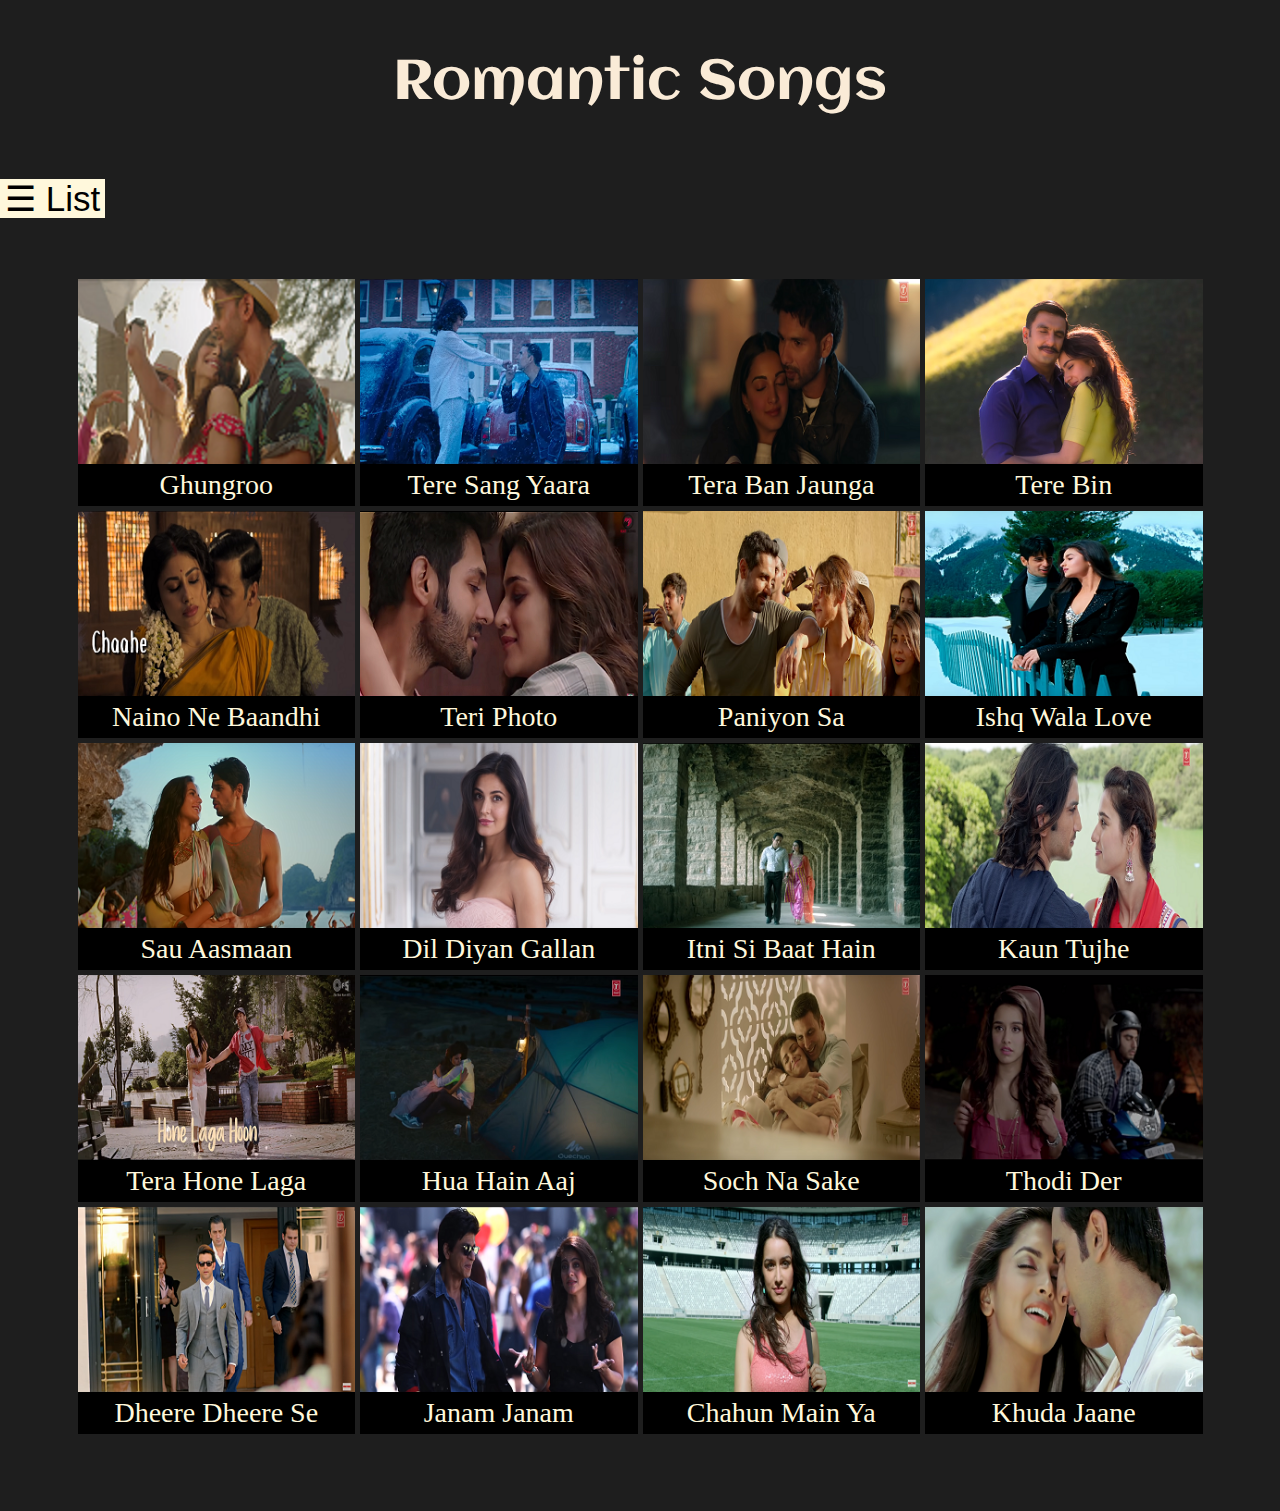
<file: MUSICLY/html/Romantic.html>
<!DOCTYPE html>
<html>
      <head>
            <meta charset="utf-8">
            <meta name="viewport" content="width=device-width, initial-scale=1">
            <title>Romantic Song</title>
            <link rel="icon" type="image/gif/png" href="../images/68.png">
            <link rel="stylesheet" href="https://maxcdn.bootstrapcdn.com/bootstrap/4.4.1/css/bootstrap.min.css">
            <link href='https://fonts.googleapis.com/css?family=Aclonica' rel='stylesheet'>
            
            <link rel="stylesheet" href="../css/body.css">
            <link rel="stylesheet" href="../css/slide.css">
            <script type="text/javascript" src="../js/slide.js"></script>
      </head>
      <body onload="myfun()">
            <div id="load"></div>
            <div id="mySidenav" class="sidenav">
                  <a href="javascript:void(0)" class="closebtn" onclick="closeNav()">&times;</a>
                  <a href="../html/inde.html">Home</a>
                  <a href="../html/Cool.html">Sweetsonic</a>
                  <a href="../html/Party.html">Soundboom</a>
                  <a href="../html/Sad.html">Heartbroken</a>
            </div>
            <div class="header container">
                  <h1>Romantic Songs</h1>
            </div><br><br>
            <div id="main">
                  <span id="open" onclick="openNav()"><p class="main2">&#9776; <p id="main3">List</p></p></span>
            </div><br><br><br><br>
            <div class="container flexmain">
                  <div class="row">
                        <div class="col">
                              <div class="p"><a href="https://www.youtube.com/watch?v=qFkNATtc3mc" target="_blank"><img src="../images/1.png" style="width:100%"><p class="name">Ghungroo</p></a></div>
                              <div class="p"><a href="https://www.youtube.com/watch?v=Y9ozt29tzgs" target="_blank"><img src="../images/2.png" style="width:100%"><p class="name">Naino Ne Baandhi</p></a></div>
                              <div class="p"><a href="https://www.youtube.com/watch?v=mpjNh-uGBY4" target="_blank"><img src="../images/3.png" style="width:100%"><p class="name">Sau Aasmaan</p></a></div>                    
                              <div class="p"><a href="https://www.youtube.com/watch?v=rTuxUAuJRyY" target="_blank"><img src="../images/4.png" style="width:100%"><p class="name">Tera Hone Laga</p></a></div>
                              <div class="p"><a href="https://www.youtube.com/watch?v=nCD2hj6zJEc" target="_blank"><img src="../images/5.png" style="width:100%"><p class="name">Dheere Dheere Se</p></a></div>
                        </div>
                        <div class="col">
                              <div class="p"><a href="https://www.youtube.com/watch?v=gIOea2pgfIo" target="_blank"><img src="../images/6.png" style="width:100%"><p class="name">Tere Sang Yaara</p></a></div>
                              <div class="p"><a href="https://www.youtube.com/watch?v=Px1h_6McybM" target="_blank"><img src="../images/7.png" style="width:100%"><p class="name">Teri Photo</p></a></div>
                              
                              <div class="p"><a href="https://www.youtube.com/watch?v=SAcpESN_Fk4" target="_blank"><img src="../images/8.png" style="width:100%"><p class="name">Dil Diyan Gallan</p></a></div>
                              <div class="p"><a href="https://www.youtube.com/watch?v=DGVJtAHzzDQ" target="_blank"><img src="../images/9.png" style="width:100%"><p class="name">Hua Hain Aaj</p></a></div>
                              <div class="p"><a href="https://www.youtube.com/watch?v=pIBoAh4OXhQ" target="_blank"><img src="../images/10.png" style="width:100%"><p class="name">Janam Janam</p></a></div>
                              
                        </div>
                        <div class="col">
                              <div class="p"><a href="https://www.youtube.com/watch?v=mQiiw7uRngk" target="_blank"><img src="../images/11.png" style="width:100%"><p class="name">Tera Ban Jaunga</p></a></div>
                              <div class="p"><a href="https://www.youtube.com/watch?v=Jm7Satp7Zqk" target="_blank"><img src="../images/12.png" style="width:100%"><p class="name">Paniyon Sa</p></a></div>
                              <div class="p"><a href="https://www.youtube.com/watch?v=tucWbkH5WX0" target="_blank"><img src="../images/13.png" style="width:100%"><p class="name">Itni Si Baat Hain</p></a></div>
                              <div class="p"><a href="https://www.youtube.com/watch?v=MRtRcTfszjY" target="_blank"><img src="../images/14.png" style="width:100%"><p class="name">Soch Na Sake</p></a></div>
                              <div class="p"><a href="https://www.youtube.com/watch?v=VdyBtGaspss" target="_blank"><img src="../images/15.png" style="width:100%"><p class="name">Chahun Main Ya</p></a></div>
                              
                        </div>
                        <div class="col">
                              <div class="p"><a href="https://www.youtube.com/watch?v=hejXc_FSYb8" target="_blank"><img src="../images/16.png" style="width:100%"><p class="name">Tere Bin</p></a></div>
                              <div class="p"><a href="https://www.youtube.com/watch?v=VmH8tELQ3aE" target="_blank"><img src="../images/17.png" style="width:100%"><p class="name">Ishq Wala Love</p></a></div>                              
                              <div class="p"><a href="https://www.youtube.com/watch?v=atVof3pjT-I" target="_blank"><img src="../images/18.png" style="width:100%"><p class="name">Kaun Tujhe</p></a></div>
                              <div class="p"><a href="https://www.youtube.com/watch?v=FGTv9-oQhIg" target="_blank"><img src="../images/19.png" style="width:100%"><p class="name">Thodi Der</p></a></div>
                              <div class="p"><a href="https://www.youtube.com/watch?v=8Om8GqKTSp4" target="_blank"><img src="../images/20.png" style="width:100%"><p class="name">Khuda Jaane</p></a></div>
                        </div>
                  </div>
            </div>
            <br><br><br>
            <script type="text/javascript" src="../js/slide.js"></script>
      </body>
</html>
</file>
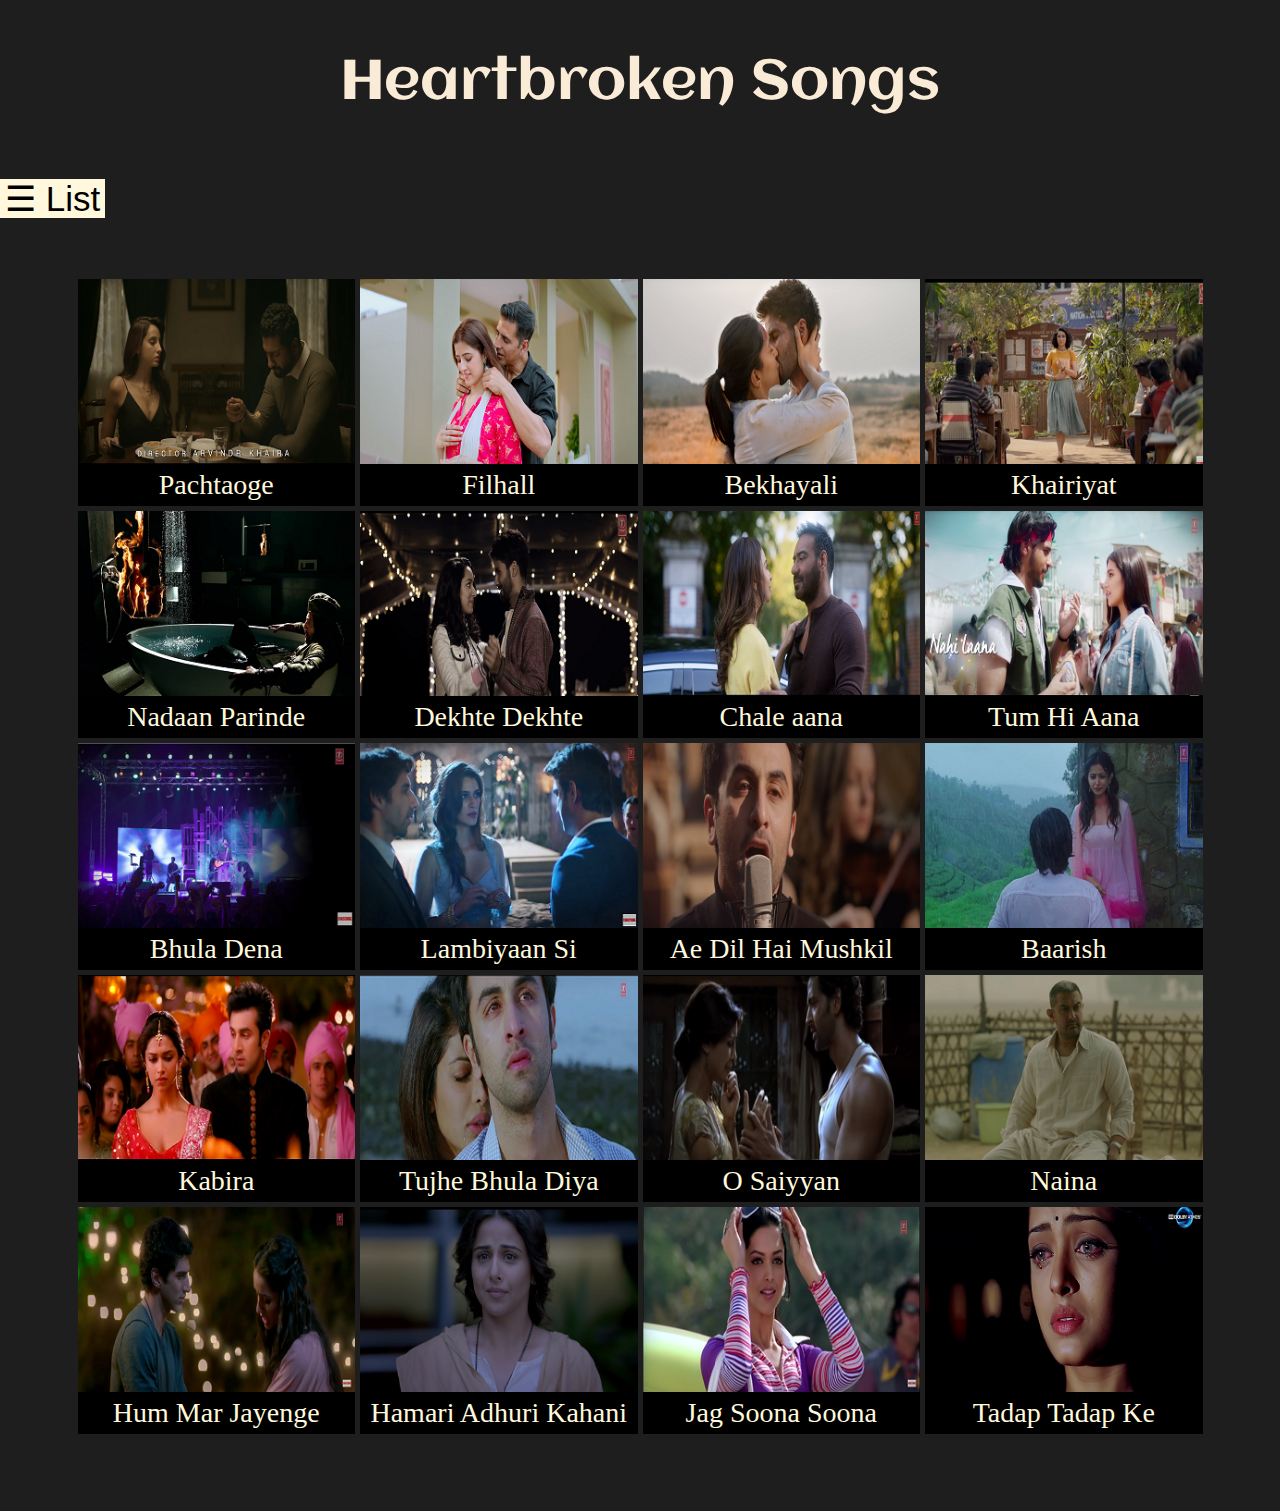
<file: MUSICLY/html/Sad.html>
<!DOCTYPE html>
<html>
      <head>
            <meta charset="utf-8">
            <meta name="viewport" content="width=device-width, initial-scale=1">
            <title>Heartbroken Song</title>
            <link rel="icon" type="image/gif/png" href="../images/68.png">
            <link rel="stylesheet" href="https://maxcdn.bootstrapcdn.com/bootstrap/4.4.1/css/bootstrap.min.css">
            <link href='https://fonts.googleapis.com/css?family=Aclonica' rel='stylesheet'>
            <link rel="stylesheet" href="../css/slide.css">
            <link rel="stylesheet" href="../css/body.css">
            <script type="text/javascript" src="../js/slide.js"></script>
      </head>
      <body onload="myfun()">
            <div id="load"></div>
            <div id="mySidenav" class="sidenav">
                  <a href="javascript:void(0)" class="closebtn" onclick="closeNav()">&times;</a>
                  <a href="../html/inde.html">Home</a>
                  <a href="../html/Romantic.html">Romantic Song</a>
                  <a href="../html/Cool.html">Sweetsonic</a>
                  <a href="../html/Party.html">Soundboom</a>
            </div>
            <div class="header container">
                  <h1>Heartbroken Songs</h1>
            </div><br><br>
            <div id="main">
                  <span id="open" onclick="openNav()"><p class="main2">&#9776; <p id="main3">List</p></p></span>
            </div><br><br><br><br>
            <div class="container flexmain">
                  <div class="row">
                        <div class="col">
                              <div class="p"><a href="https://www.youtube.com/watch?v=PVxc5mIHVuQ" target="_blank"><img src="../images/81.png" style="width:100%"><p class="name">Pachtaoge</p></a></div>
                              <div class="p"><a href="https://www.youtube.com/watch?v=ttIKsnxPrMY" target="_blank"><img src="../images/82.png" style="width:100%"><p class="name">Nadaan Parinde</p></a></div>
                              <div class="p"><a href="https://www.youtube.com/watch?v=s0ksvPulHt8" target="_blank"><img src="../images/83.png" style="width:100%"><p class="name">Bhula Dena</p></a></div>
                              <div class="p"><a href="https://www.youtube.com/watch?v=jHNNMj5bNQw" target="_blank"><img src="../images/84.png" style="width:100%"><p class="name">Kabira</p></a></div>
                              <div class="p"><a href="https://www.youtube.com/watch?v=krJsyb_yf7A" target="_blank"><img src="../images/85.png" style="width:100%"><p class="name">Hum Mar Jayenge</p></a></div>
                        </div>
                        <div class="col">
                              <div class="p"><a href="https://www.youtube.com/watch?v=hMy5za-m5Ew" target="_blank"><img src="../images/86.png" style="width:100%"><p class="name">Filhall</p></a></div>                              
                              <div class="p"><a href="https://www.youtube.com/watch?v=Ydp5fLbxUbk" target="_blank"><img src="../images/87.png" style="width:100%"><p class="name">Dekhte Dekhte</p></a></div>
                              <div class="p"><a href="https://www.youtube.com/watch?v=vc-KxBjIbgI" target="_blank"><img src="../images/88.png" style="width:100%"><p class="name">Lambiyaan Si</p></a></div>
                              <div class="p"><a href="https://www.youtube.com/watch?v=-Hb2DeHvvEg" target="_blank"><img src="../images/89.png" style="width:100%"><p class="name">Tujhe Bhula Diya</p></a></div>
                              <div class="p"><a href="https://www.youtube.com/watch?v=f3FFOBrMmdg" target="_blank"><img src="../images/90.png" style="width:100%"><p class="name">Hamari Adhuri Kahani</p></a></div>
                        </div>
                        <div class="col">
                              <div class="p"><a href="https://www.youtube.com/watch?v=VOLKJJvfAbg" target="_blank"><img src="../images/91.png" style="width:100%"><p class="name">Bekhayali</p></a></div>
                              <div class="p"><a href="https://www.youtube.com/watch?v=fWQpb6T89d4" target="_blank"><img src="../images/92.png" style="width:100%"><p class="name">Chale aana</p></a></div>
                              <div class="p"><a href="https://www.youtube.com/watch?v=6FURuLYrR_Q" target="_blank"><img src="../images/93.png" style="width:100%"><p class="name">Ae Dil Hai Mushkil</p></a></div> 
                              <div class="p"><a href="https://www.youtube.com/watch?v=WxMAsRnMUlA" target="_blank"><img src="../images/94.png" style="width:100%"><p class="name">O Saiyyan</p></a></div>                              
                              <div class="p"><a href="https://www.youtube.com/watch?v=5VP-tau_XfU" target="_blank"><img src="../images/95.png" style="width:100%"><p class="name">Jag Soona Soona</p></a></div>
                        </div>
                        <div class="col">
                              
                              <div class="p"><a href="https://www.youtube.com/watch?v=9-AKLAfpjrI" target="_blank"><img src="../images/96.png" style="width:100%"><p class="name">Khairiyat</p></a></div>
                              <div class="p"><a href="https://www.youtube.com/watch?v=pzCpCJIu5zg" target="_blank"><img src="../images/97.png" style="width:100%"><p class="name">Tum Hi Aana</p></a></div>                                                           
                              <div class="p"><a href="https://www.youtube.com/watch?v=Qvd-I7lTecI" target="_blank"><img src="../images/98.png" style="width:100%"><p class="name">Baarish</p></a></div>
                              <div class="p"><a href="https://www.youtube.com/watch?v=phhtPnUlAUs" target="_blank"><img src="../images/99.png" style="width:100%"><p class="name">Naina</p></a></div>
                              <div class="p"><a href="https://www.youtube.com/watch?v=lyot_r2iEZs&list=RDlyot_r2iEZs&start_radio=1" target="_blank"><img src="../images/100.png" style="width:100%"><p class="name">Tadap Tadap Ke</p></a></div>
                        </div>
                  </div>
            </div>
            <br><br><br>
            <script type="text/javascript" src="../js/slide.js"></script>
      </body>
</html>
</file>
<file: MUSICLY/css/index.css>
h1{
      font-size: 56px;
      padding-top: 50px;
      color: antiquewhite;
      font-family: 'Aclonica';
      animation-name: slide;
      animation-duration: 2s;
      text-align: center;
}
.flexs{
      display: flex;
      flex-wrap: wrap;
      padding: 2.5px;
      align-items: center;
      align-self: center;
      justify-content: center;
}
.flexbox{
      flex: 50%;
      max-width: 50%;
      padding: 0;
}
.flexbox img {
      padding: 5px 2.5px 0px 2.5px; 
      vertical-align: middle;
}
.name{
      color: cornsilk;
      text-align: center;
      font-size: 52px;
      background-color: black;
      margin: 0px 2.5px;
      font-family: 'Amethysta';
}
#main{
      position: sticky;
      display: block;
      top: 0%;
      z-index: 1;
}
.main2{
      background-color: cornsilk;
      display: inline;
      padding: 0 0 0 5px;
}
#main3{
      padding: 0 5px 0 0;
      display: inline;
      background-color: cornsilk;
}
#open{
      transition: visible 0.5s;
      position: absolute;
      font-size:35px;
      color: black;
      cursor:pointer;
      display: block;
}
.p:hover{
      box-shadow: 0px 0px 3px 3px #888888;
}
.p:focus{
      box-shadow: 0px 0px 3px 3px #888888;
}
#heads{
      display: flex;
      justify-content: center;
      align-items: center;
      height: 65vh;      
}
#heads h1{
      font-size: 200px;
}
#btns{
      text-align: center;
      margin-top: -10%;
}
@keyframes slide{
      0%   {margin-left: -150%;}
      80% {margin-left: 10%;}
      100% {margin-left: 0%;}
}
@media (max-width: 1100px) {
      .name{font-size: 30px;}
}
/* @media screen and (max-height: 500px){
      #btns{margin-top: -40%;}
} */
@media (max-width: 800px) {
      .name{font-size: 28px;}
      h1{font-size: 45px;}
      #open{font-size : 28px}
      #heads h1{font-size: 150px;}
      /* #btns{margin-top: -20%;} */
}
@media (max-width: 600px) {
      .flexbox{flex: 100%;max-width: 100%;}
      h1{font-size: 40px;padding-top: 50px;}
      .name{font-size: 30px;}
      #open{font-size: 26px;}
      #heads h1{font-size: 100px;}
      /* #btns{margin-top: -30%;} */
}
@media (max-width: 420px) {
      .flexbox{flex: 100%;max-width: 100%;}
      .name{font-size: 26px;}
      h1{font-size: 36px;}
      #open{font-size: 24px;}
      #heads h1{font-size: 80px;}
      /* #btns{margin-top: -50%;} */
}
@media (max-width: 400px){
      h1{padding-top: 25px;}  
      #heads h1{font-size: 75px;}
      /* #btns{margin-top: -70%;}  */
}
@media screen and (max-width: 250px){
      body{display: none;}
}
</file>
<file: MUSICLY/css/slide.css>
*{
      margin: 0%;
      padding: 0%; 
}
#load{
      position: fixed;
      width: 100%;
      height: 100vh;
      background : black url('../images/giphy.gif') no-repeat center;
      z-index: 99;
}
body{
      -webkit-user-select: none;
      -moz-user-select: none;
      -ms-user-select: none;
      user-select: none;
      background-color: rgba(5, 5, 5, 0.9);
}
.sidenav{
      height: 100%;
      width: 0;
      position: fixed;
      z-index: 1;
      top: 0;
      left: 0;
      background-color: #111;
      overflow-x: hidden;
      transition: 1s;
      padding-top: 100px;
      text-align:center;
} 
.sidenav a {
      text-decoration: none;
      font-size: 36px;
      color: #818181;
      display: block;
      transition: 0.5s;
      margin-top: 25px;
}
.sidenav a:hover , .sidenav a:focus {
      color: #f1f1f1;
      font-size:42px;
}
.sidenav .closebtn {
      position: absolute;
      top: 0;
      right: 5%;
      font-size: 50px;
}
.sidenav .closebtn:hover{
      font-size: 60px;
}
a{
      text-decoration: none !important;
}
@media screen and (max-width: 800px){
      .sidenav a{margin-top: 20px;}
      .flexs{margin-top: 10%;}
}
@media screen and (max-width: 550px) and (orientation: portrait){
      .sidenav a{font-size: 30px;}
      .sidenav a:hover{font-size: 35px;color: #f1f1f1;}
}
@media screen and (max-width: 400px) and (orientation: portrait){
      .sidenav a{font-size: 25px;}
      .sidenav a:hover{font-size: 28px;color: #f1f1f1;}
}
@media screen and (max-width: 350px) and (orientation: portrait){
      .sidenav a{font-size: 23px;}
      .sidenav a:hover{font-size: 25px;color: #f1f1f1;}
}
@media screen and (max-height: 550px){
      .sidenav a{margin-top: 15px;}
}
@media screen and (max-height: 450px){
      .sidenav a{margin-top: 7px;}
}
@media screen and (max-height: 400px){
      .sidenav a{margin-top: 5px;}
      .sidenav {padding-top: 50px;}
}
@media screen and (max-height: 300px){
      .sidenav {padding-top: 50px;}
      .sidenav a{font-size: 24px;}
      .sidenav .closebtn {font-size: 35px;}
}
@media screen and (max-height : 225px){
      .sidenav {padding-top: 30px;}
      .sidenav a{margin-top: 2px;}
}
@media screen and (max-width: 250px) and (orientation: portrait){
      body{display: none;}
}
@media screen and (max-height: 200px){
      body{display: none;}
}
</file>
<file: RTOBUDDY/homepage.css>
.card{
    width: 200px;
    padding: 10px 0%; 
}
#imgdiv{
    align-self: center;
    padding-top: 5%;
}
#imgdiv > img{
    width: 150px;
    height: 150px;
}
#prolink{
    padding-top: 5%;
}
#progress{
    width: 50%;
    height: 7px;
}
#progressbar{
    left: 0;
    width: 100%;
    height: 100%;
}
#alink{
    padding-left: 3%;
    padding-top: 5px;
    font-size: 20px;
}
#box{
    width: 100%;
    margin: 0% auto;
    margin-top:5%;
}
.flex-container {
    display: flex;
    width: 100%;
    height: 80%;
    margin: auto;
    flex-wrap: wrap;
    justify-content: center;
    align-items: space-around;
    padding: 2%;
}
.flex-container > div {
    margin:1%;
}

@media screen and (max-width: 550px) and (orientation: portrait) {
    img{
        width: 100px;
        height: 100px;
    }
}
@media screen and (max-width: 450px) and (orientation: portrait){
    #progress{height: 4px;}
    #prolink{margin-top: 5%;}
    #alink{font-size: 16px;}
    .card{width: 150px;}
    #imgdiv > img{width: 100px;height: 100px;}
    #card{width:100px;padding: 0%;height:160px;}
}
@media screen and (max-width: 350px) and (orientation: portrait){
    .flex-container > div {
        margin: 0% ;
    }
}
@media screen and (max-width: 300px) and (orientation: portrait){
    body{display: none;}
}
</file>
<file: RTOBUDDY/slide.css>
*{
    margin: 0%;
    padding: 0%; 
}
body{
    height: 100vh;
    min-width:100%;
    background-repeat: no-repeat;
    background-attachment: fixed;
    background-image: url("image/background.png");
    -webkit-touch-callout: none;
    -webkit-user-select: none;
    -khtml-user-select: none;
    -moz-user-select: none;
    -ms-user-select: none;
    user-select: none;
}
#logo{
    width: 100px;
    height:100px;
    border-radius: 15%;
    border: 5px solid white;
}
.sidenav {
    height: 100%;
    width: 0;
    position: fixed;
    z-index: 1;
    top: 0;
    left: 0;
    background-color: #111;
    overflow-x: hidden;
    transition: 0.5s;
    padding-top: 60px;
}
.sidenav a {
    padding: 8px 8px 8px 32px;
    text-decoration: none;
    font-size: 25px;
    color: #818181;
    display: block;
    transition: 0.5s;
}
.sidenav a:hover {
    color: #f1f1f1;
    font-size:28px;
}
.sidenav .closebtn {
    position: absolute;
    top: 0;
    right: 25px;
    font-size: 36px;
    margin-left: 50px;
}

#main {
    transition: margin-left 0.5s;
    position: sticky;
    /* background-color: #cae8ca; */
    /* top: 0; */
}
#open{
    transition: 0.5s;
    position: absolute;
    font-size:30px;
    cursor:pointer;
}

@media screen and (max-width: 800px) and (orientation: portrait){
    .sidenav a{margin-top: 5px;}
}
@media screen and (max-width: 550px) and (orientation: portrait){
    body{padding-top: 10%;}
    img{width: 100px;height: 100px;}
    .sidenav {padding-top: 40px;}
    .sidenav a{font-size: 23px;margin-top: 5px;}
    .sidenav a:hover{font-size: 25px;color: #f1f1f1;}
}
@media screen and (max-width: 400px) and (orientation: portrait){
    .sidenav a{font-size: 23px;margin-top: 5px;}
    .sidenav a:hover{font-size: 25px;color: #f1f1f1;}
}
@media screen and (max-width: 350px) and (orientation: portrait){
    .sidenav a{font-size: 23px;margin-top: 5px;}
    .sidenav a:hover{font-size: 25px;color: #f1f1f1;}
}
@media screen and (max-width: 300px) and (orientation: portrait){
    body{display: none;}
}
</file>
<file: RTOBUDDY/question.css>
/* #main{
    position: sticky;
    top: 5px;
} */

#Question{
    width: 60%;
    margin: auto;
    margin-top: 3%;
    font-size: 20px;
}
#navlist{
    width: 60%;
    display: flex;
    /* flex-direction: row; */
    flex-flow: row; 
    justify-content: space-between;
    margin: 0% auto;
    font-size: 18px;
    margin-top: 1%;
    background-color: rgba(255, 255, 255, 0.7)
}
/* .nav-item{
    padding: 0%;
    align-self: center;
} */
.nav-link{
    padding: 5px;
    align-self: center;
}
.set{
    background-color: rgb(245, 245, 245);
    padding: 5px 5px 5px 5px;
    margin-bottom: 1.5%;
}
.Que{
    background-color: aquamarine;
    margin-bottom: 5px;
}
.no{
    margin-left: 5px;
}
.q{
    margin-left: 50px;
}
.Que img{
    max-width: 100px;
    max-height: 100px;
    margin: 10px 0;
    margin-left: 110px;
}
.Que strong{
    float: left;
}
li{
    list-style-type:none;
}
.mcq{
    background-color: white;
    margin-top: 0%;
}
.ans{
    background-color: rgb(151, 215, 34);
}
@media screen and (max-width: 1000px) and (orientation: portrait){
    #navlist{ margin-top: 5%;font-size: 15px;width: 80%}
    .nav-link{padding: 4px;}
}
@media screen and (max-width: 850px) and (orientation: portrait){
    #navlist{ margin-top: 5%;font-size: 15px;}
    .nav-link{padding: 2px;}
    #Question{width: 80%;}
}
@media screen and (max-width: 550px) and (orientation: portrait){
    
    #navlist{font-size: 10px; margin-top: 5%;width: 100%;}
    .nav-link{padding: 1px;}
}
@media screen and (max-width: 450px) and (orientation: portrait){
    .Que img{
        margin-left: 75px;
    }
}
@media screen and (max-width: 350px) and (orientation: portrait){
    .Que img{
        margin-left: 50px;
    }
}
</file>
<file: RTOBUDDY/exam.css>
#quest{
    width: 60%;
    margin: 5% 20% 0% 20%;
    height: 400px;
    background: wheat;
    position: relative;
}
#set{
    height: 70%;

}
#next{
    margin-left: 50%;
    margin-bottom: 2px;
    
}
#animated{
    width: 40%;
    height: 100vh;
    margin: auto;
    text-align: center; 
    display: block;
    margin-top: 3%;
    /* justify-items: center  */
}
#exam_detail
{
    background-color: #00DDCD;
    padding: 10px;
}
#img{
    padding-top: 1%;
    padding-bottom:1%; 
}
#start{
    min-width: 100px;
}
#start:hover{
    font-weight: bold;
}
@media screen and (max-width: 700px) and (orientation: portrait){
    #animated{width: 70%;}
}
@media screen and (max-width: 550px) and (orientation: portrait){
    #animated{width: 80%;}
}
@media screen and (max-width: 300px) and (orientation: portrait){
    body{display: none;}
}
</file>
<file: RTOBUDDY/exam2.css>
#main{
    width: 60%;
    height: 94%;
    position: absolute;
    background-color:rgb(245, 245, 245);
    top: 50%;
	left: 50%;
	transform: translateX(-50%) translateY(-50%);
}
#heade{
    position: relative;
    width: 100%;
}
#cor{
    left:50%;
    transform: translateX(-50%);
    position: absolute;
    color: red;
    margin-top:2%;
    padding: 1% 2%;
}
#time{
	font-size: 30px;
	font-weight: bold;
	position: absolute;
    right: 2%;
    width:10%; 
    /* padding: 3px 15px 3px 0px; */
    height: 60px;
    background-color: antiquewhite;
}
#clock{
    position: absolute;
    right:12%;
    height: 60px;
    background-color: antiquewhite;
    /* padding: 6px 0px 3px 0px; */
}
#clock2{
    width: 50px;
    height: 50px;
}
#content{
	align-content: center;
	position: absolute;
    width: 100%;
    height: 90%;
    /* background-color: aqua; */
    top: 70px;
    display: block;
}
#set{
    height: 80%;
    width: 100%;
    /* background-color: bisque; */
    background-color: beige;
}
#Que{
    width: 100%;
    height: 40%;
    font-size: 22px;
    padding: 5px;
    background-color: beige;
}
#question{
    left:600px;
    padding: 3px;
}
#no{
    padding: 3px;
}
#imgdiv{
    padding: 3% 0%;
    /* height: 80%; */
    /* background-color: aquamarine; */
}
#mcq{
    height: 45%;
    width: 85%;
    margin: 0% 7.5%;
    display: flex;
	flex-wrap: wrap;
    align-content: space-around;
}
.op{
    display: inline;
    width: 100%;
	padding: 5px;
	background-color: rgba(255,255,255,1);
	font-size: 20px;
	align-items: center;
    cursor: pointer;  
}
.op span{
    padding-left: 1%;
}
#navig{
    width: 100%;
}
#num{
    left: 50%;
    position: absolute;
    transform: translateX(-50%);
}
#but{
    left: 50%;
    width: 80%;
    position: absolute;
    transform: translateX(-50%);
}
#next{
    right: 0%;
    position: absolute;
}
#submit{
    left: 50%;
    transform: translateX(-50%);
    position: absolute;
}
#resultsec{
    width: 50%;
    margin: 0% auto;
}
#correctans{
    background-color:rgba(255,255,255,0.7);
    color:black;
    left: 30%;
    transform: translateX(-10%);
    /*border-radius: 50%; */
    padding: 10px;
    font-size: 25px;
    position: absolute;
    text-align: center;
    max-width: 15%;
    min-width: 10%;
}
#wrongans{
    background-color:rgba(255,255,255,0.7);
    color:black;
    right: 30%;
    transform: translateX(10%);
    padding: 10px;
    font-size: 25px;
    position: absolute;
    text-align: center;
    max-width: 15%;
    min-width: 10%;
    /*border-radius: 50%; */
}
#resultsec{
    margin-top:5%;
}
#quesection{
    position: relative;
    padding-top:30%;
}
#result{
    left: 50%;
    transform: translateX(-50%);
    position: absolute;
    margin-top:50px;
}
#restart{
    left:15%;
    position: absolute;
    min-width: 100px;
}
#homes{
    right:15%;
    position: absolute;
    min-width: 100px;
}
@media screen and (max-width: 1000px) and (orientation: portrait){
    #wrongans{padding: 5px;font-size: 15px;max-width: 15%;}
    #correctans{padding: 5px;font-size: 15px;max-width: 15%;}
}
@media screen and (max-width: 800px) and (orientation: portrait){
    /* #mcq{width: 100%;margin: 0%;} */
    #main{width:80%;}
    #quesection{padding-top: 25%;}
    #opt1,#opt2,#opt3{font-size: 18px;} 
    #question{font-size: 18px;}
    #wrongans{padding: 5px;font-size: 14px;max-width: 15%;}
    #correctans{padding: 5px;font-size: 14px;max-width: 15%;}
}
@media screen and (max-width: 700px) and (orientation: portrait){
    /* #mcq{width: 100%;margin: 0%;} */
    #opt1,#opt2,#opt3{font-size: 16px;} 
    #resultsec{width:70%;}
    #question{font-size: 16px;left:400px;}
    #no{font-size: 14px;}
    #quno{padding:2px}
    #quesection{padding-top: 25%;}
    #wrongans{padding: 5px;font-size: 14px;max-width: 15%;}
    #correctans{padding: 5px;font-size: 14px;max-width: 15%;}
}
@media screen and (max-width: 600px) and (orientation: portrait){
    #main{width:80%;}
    #resultsec{width:80%;}
    #time{font-size: 26px;top: 0px;right: 2%;height: 45px;right: 2%;width:10%;}
    #clock{ right:12%;height: 45px;}
    #mcq{width: 100%;margin: 0%;}
    #img{height: 90px;width: 90px;}
    #clock2{width: 45px;height: 45px;}
    #opt1,#opt2,#opt3{font-size: 14px;}
    #content{top:70px;}
    #question{font-size: 14px;left:400px;}
    #quesection{padding-top: 25%;}
    #no{font-size: 14px;}
    #wrongans{padding: 4px;font-size: 14px;max-width: 15%;}
    #correctans{padding: 4px;font-size: 14px;max-width: 15%;}
}
@media screen and (max-width: 380px) and (orientation: portrait){
    /* #mcq{width: 100%;margin: 0%;} */
    #opt1,#opt2,#opt3{font-size: 12px;} 
    #question{font-size: 12px;}
    #time{font-size: 22px;top: 0px;right: 2%;height: 40px;right: 2%;width:10%;}
    #clock{ right:12%;height: 40px;}
    #clock2{width: 40px;height: 40px;}
    #img{height: 60px;width: 60px;}
    #quesection{padding-top: 25%;}
    #question{left:200px;}
    #wrongans{padding: 2px;font-size: 14px;max-width: 15%;}
    #correctans{padding: 2px;font-size: 14px;max-width: 15%;}
    #homes{width:25px;}
    #restart{width:25px;}
}
@media screen and (max-height: 630px){
    #num{font-size: 20px;}
    #submit{max-height: 35px;padding:1%;font-size:15px;}
    #result{max-height: 35px;padding:1%;font-size:15px;margin-top:15%;}
}
@media screen and (max-height: 520px){
    #imgdiv{
        padding: 0% 0%;
    }
    #main{width:80%;}
    #mcq{width: 100%;margin: 0%;}
    #question{font-size: 12px;}
    #num{font-size: 15px;}
    #submit{max-height: 25px;padding:0%;font-size:15px;}
    #result{max-height: 25px;padding:0%;font-size:15px;margin-top:28px;}
}
@media screen and (max-height: 520px){
    #navig{margin-top:-5%;}
    #submit{margin-top:-8%;}
    #result{margin-top:4%;}
}
@media screen and (max-height: 400px){
    body{display: none;}
}
@media screen and (max-width: 300px) and (orientation: portrait){
    body{display: none;}
}
</file>
<file: RTOBUDDY/traffic.css>
.flex-container {
    display: flex;
    flex-wrap: wrap;
    justify-content: space-around;
    padding: 2%;
}
img{
      width: 100px;
      height: 100px;
}
.flex-container > div {
    background-color: #f1f1f1;
    margin: 2%;
    text-align: center;
    padding: 15px;
}
#tables{
      width: 60%;
      margin: 5% auto;
}
p{
    margin: 10px auto 0 auto; 
}
@media screen and (max-width: 550px){
    #tables{
        width: 80%;
        margin: 8% auto;
    }   
    .flex-container > div {
        padding: 10px 5px;
    }
}
@media screen and (max-width: 300px) and (orientation: portrait){
    body{display: none;}
}
</file>
<file: MUSICLY/css/body.css>
h1{
      font-size: 56px;
      color: antiquewhite;
      padding-top: 50px;
      font-family: 'Aclonica';
      animation-name: slide;
      animation-duration: 2s;
      text-align: center;
}
.row{
      display: flex;
      flex-wrap: wrap;
      padding: 5px;
      align-items: center;
      align-self: center;
      justify-content: center;
}
.col{
      flex: 25%;
      max-width: 25%;
      padding: 0;
}
.col img {
      padding: 5px 2.5px 0px 2.5px;
      vertical-align: middle;
}
.name{
      color: cornsilk;
      background-color: black;
      text-align: center;
      font-size: 28px;
      margin: 0px 2.5px;
      font-family: 'Amethysta';
}
#main{
      position: sticky;
      display: block;
      top: 0%;
      z-index: 1;
}
.main2{
      background-color: cornsilk;
      display: inline;
      padding: 0 0 0 5px;
}
#main3{
      padding: 0 5px 0 0;
      display: inline;
      background-color: cornsilk;
}
#open{
      transition: visible 0.5s;
      position: absolute;
      font-size:35px;
      color: black;
      cursor:pointer;
      display: block;
}
.p:hover{
      box-shadow: 0px 0px 4px 4px #888888;
}
.p:focus{
      box-shadow: 0px 0px 3px 3px #888888;
}
@keyframes slide{
      0%   {margin-left: -150%;}
      80% {margin-left: 10%;}
      100% {margin-left: 0%;}
}
@media (max-width: 1200px) {
      .name{font-size: 24px;}
}
@media (max-width: 1100px) {
      .name{font-size: 30px;}
      .col{flex: 50%;max-width: 50%;}
}
@media (max-width: 800px) {
      .name{font-size: 28px;}
      h1{font-size:44px;}
      #open{font-size: 28px;}
}
@media (max-width: 770px){
      .name{font-size: 24px;}
}
@media (max-width: 600px) {
      .col{flex: 100%;max-width: 100%;}
      .name{font-size: 30px;}
      h1{font-size:38px;}
      #open{font-size: 26px;}
}
@media (max-width: 420px) {
      .name{font-size: 26px;}
      h1{font-size:36px;}
      #open{font-size: 24px;}
}
@media (max-width: 400px){
      h1{padding-top: 25px;}   
}
@media screen and (max-width: 250px){
      body{display: none;}
}
</file>
